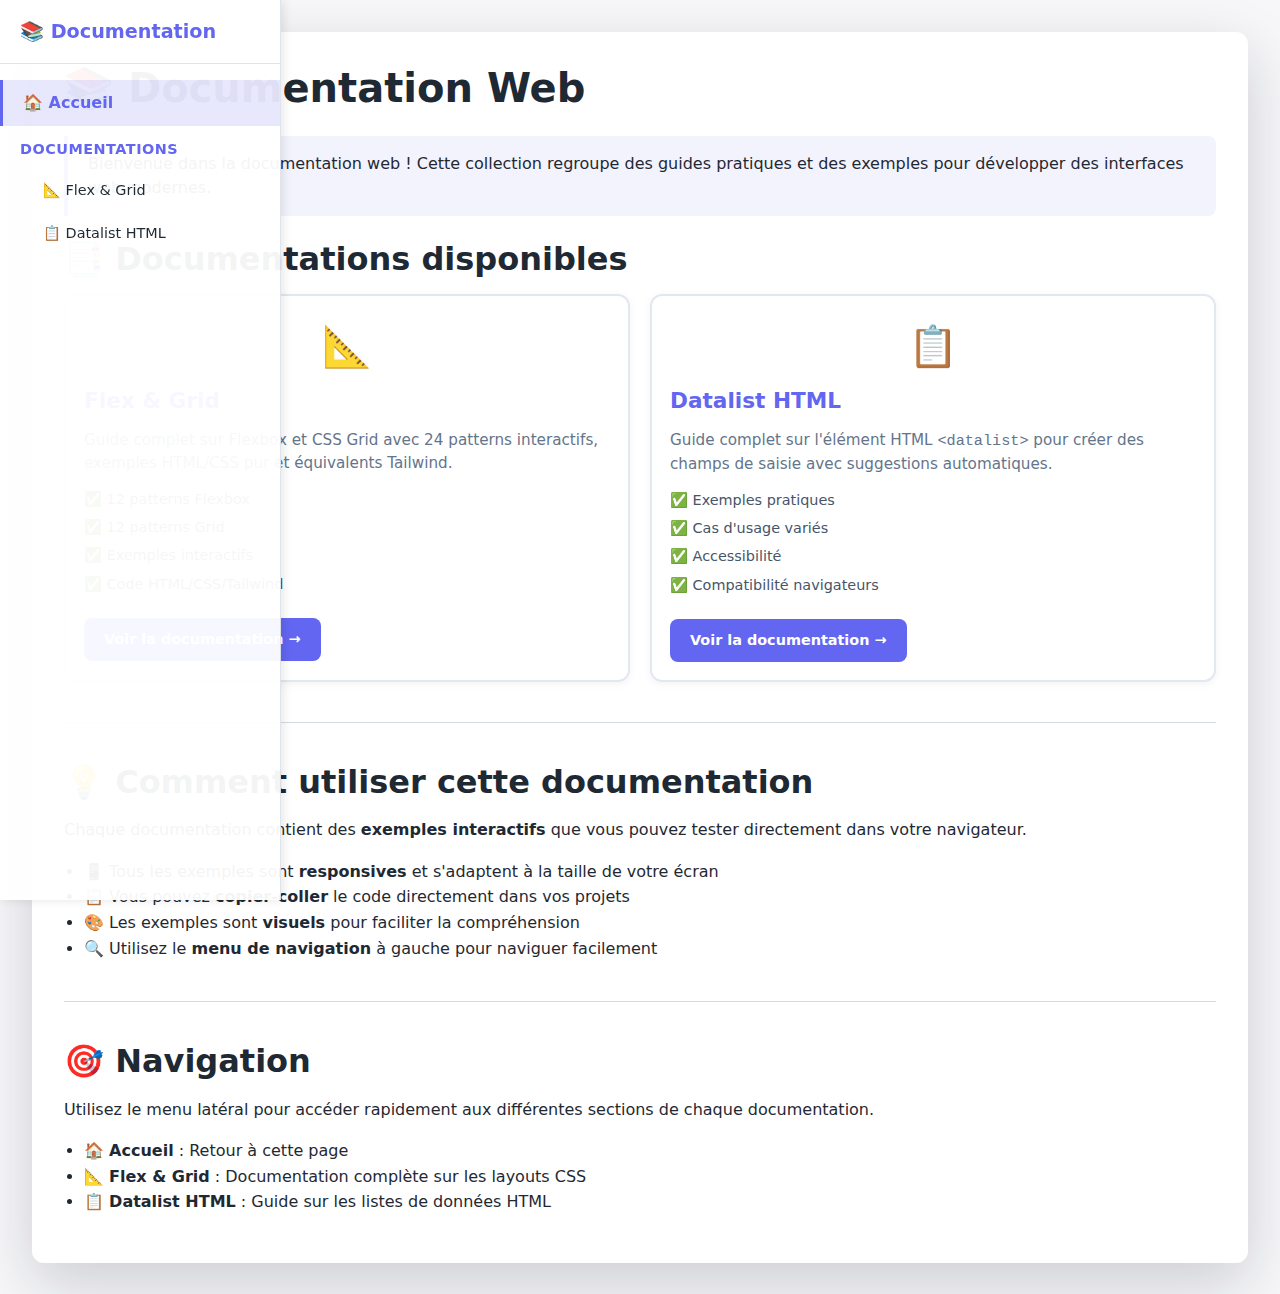
<file: index.html>
<!DOCTYPE html>
<html lang="fr">
  <head>
    <meta charset="UTF-8" />
    <meta name="viewport" content="width=device-width, initial-scale=1.0" />
    <title>Documentation - Accueil</title>
    <link rel="stylesheet" href="commun.css" />
    <link rel="stylesheet" href="style.css" />
  </head>
  <body>
    <!-- Menu de navigation latéral -->
    <nav class="sidebar" id="sidebar">
      <div class="sidebar-header">
        <h2><a href="index.html">📚 Documentation</a></h2>
      </div>
      <div class="sidebar-content">
        <ul class="nav-menu">
          <li><a href="index.html" class="nav-link active">🏠 Accueil</a></li>
          <li class="nav-section">
            <span class="nav-section-title">Documentations</span>
            <ul class="nav-submenu">
              <li><a href="flex-and-grid/index.html" class="nav-link">📐 Flex & Grid</a></li>
              <li><a href="datalist/index.html" class="nav-link">📋 Datalist HTML</a></li>
            </ul>
          </li>
        </ul>
      </div>
    </nav>

    <!-- Bouton pour ouvrir/fermer le menu sur mobile -->
    <button class="menu-toggle" id="menuToggle" aria-label="Ouvrir/Fermer le menu">
      <span></span>
      <span></span>
      <span></span>
    </button>

    <main id="top">
      <h1>📚 Documentation Web</h1>
      <blockquote>
        Bienvenue dans la documentation web ! Cette collection regroupe des guides pratiques et des exemples pour développer des interfaces web modernes.
      </blockquote>

      <!-- Section des documentations disponibles -->
      <section class="docs-section" id="docs-section">
        <h2>📑 Documentations disponibles</h2>
        <div class="docs-grid">
          <div class="doc-card">
            <div class="doc-icon">📐</div>
            <h3>Flex & Grid</h3>
            <p>Guide complet sur Flexbox et CSS Grid avec 24 patterns interactifs, exemples HTML/CSS pur et équivalents Tailwind.</p>
            <ul class="doc-features">
              <li>✅ 12 patterns Flexbox</li>
              <li>✅ 12 patterns Grid</li>
              <li>✅ Exemples interactifs</li>
              <li>✅ Code HTML/CSS/Tailwind</li>
            </ul>
            <a href="flex-and-grid/index.html" class="doc-link">Voir la documentation →</a>
          </div>

          <div class="doc-card">
            <div class="doc-icon">📋</div>
            <h3>Datalist HTML</h3>
            <p>Guide complet sur l'élément HTML <code>&lt;datalist&gt;</code> pour créer des champs de saisie avec suggestions automatiques.</p>
            <ul class="doc-features">
              <li>✅ Exemples pratiques</li>
              <li>✅ Cas d'usage variés</li>
              <li>✅ Accessibilité</li>
              <li>✅ Compatibilité navigateurs</li>
            </ul>
            <a href="datalist/index.html" class="doc-link">Voir la documentation →</a>
          </div>
        </div>
      </section>

      <hr />

      <section>
        <h2>💡 Comment utiliser cette documentation</h2>
        <p>
          Chaque documentation contient des <strong>exemples interactifs</strong> que vous pouvez tester directement dans votre navigateur.
        </p>
        <ul>
          <li>
            📱 Tous les exemples sont <strong>responsives</strong> et s'adaptent à la taille de votre écran
          </li>
          <li>
            📋 Vous pouvez <strong>copier-coller</strong> le code directement dans vos projets
          </li>
          <li>
            🎨 Les exemples sont <strong>visuels</strong> pour faciliter la compréhension
          </li>
          <li>
            🔍 Utilisez le <strong>menu de navigation</strong> à gauche pour naviguer facilement
          </li>
        </ul>
      </section>

      <hr />

      <section>
        <h2>🎯 Navigation</h2>
        <p>Utilisez le menu latéral pour accéder rapidement aux différentes sections de chaque documentation.</p>
        <ul>
          <li>
            🏠 <strong>Accueil</strong> : Retour à cette page
          </li>
          <li>
            📐 <strong>Flex & Grid</strong> : Documentation complète sur les layouts CSS
          </li>
          <li>
            📋 <strong>Datalist HTML</strong> : Guide sur les listes de données HTML
          </li>
        </ul>
      </section>
    </main>
    
    <!-- Bouton retour en haut -->
    <button id="back-to-top" class="back-to-top" aria-label="Retour en haut de la page">
      ↑
    </button>
    
    <script src="commun.js"></script>
    <script src="script.js"></script>
  </body>
</html>
</file>
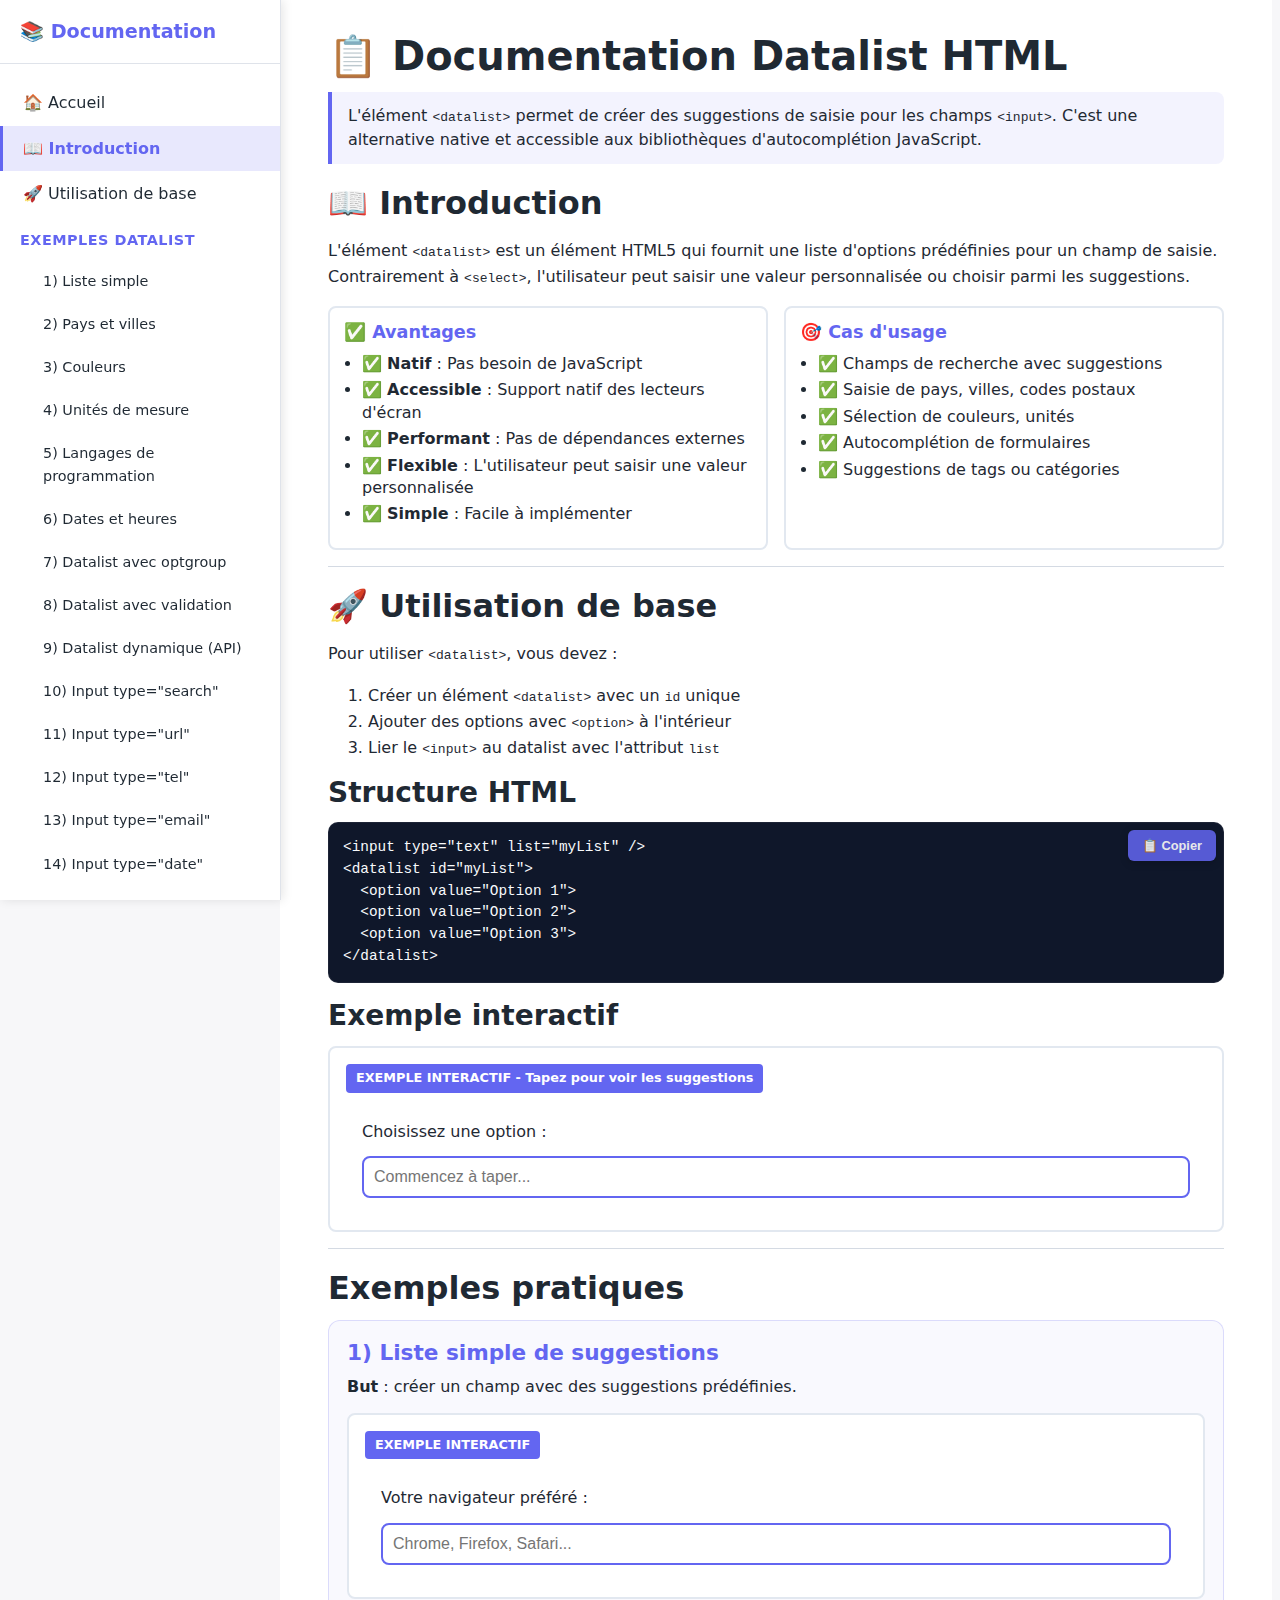
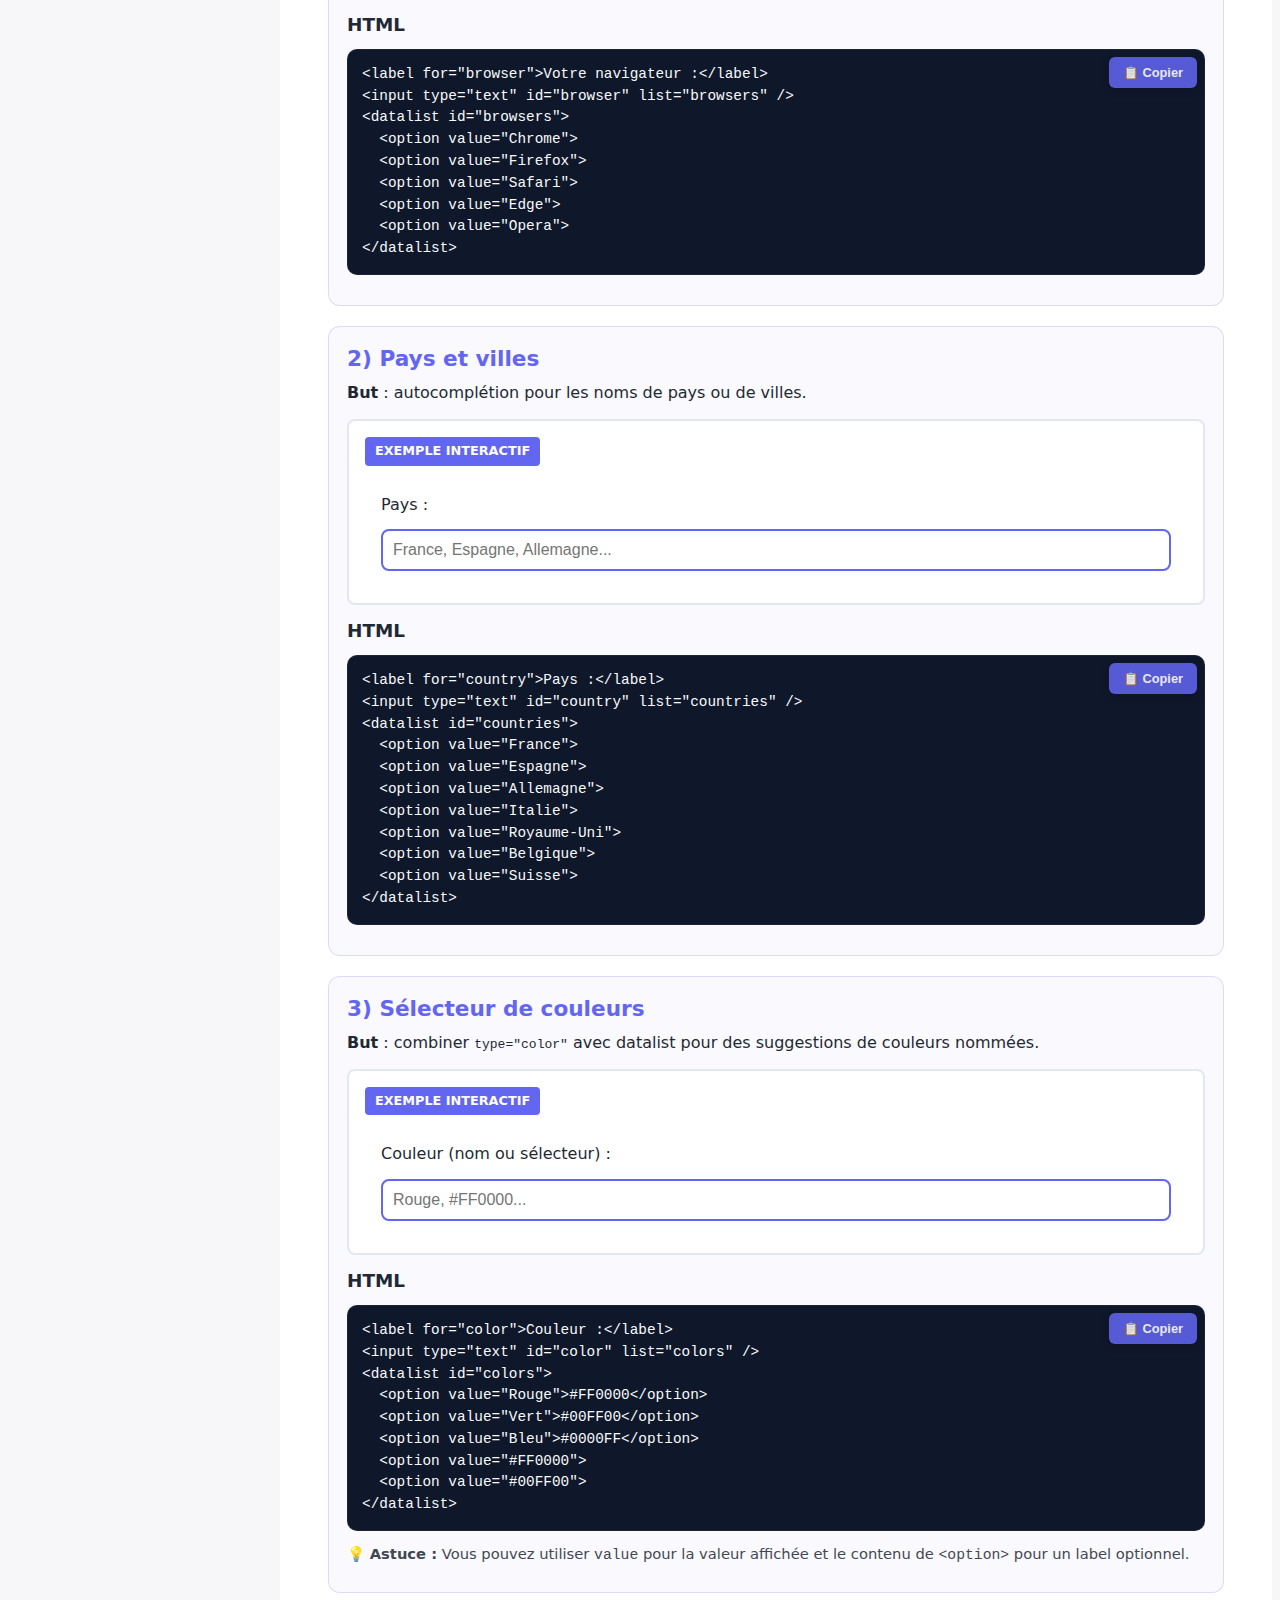
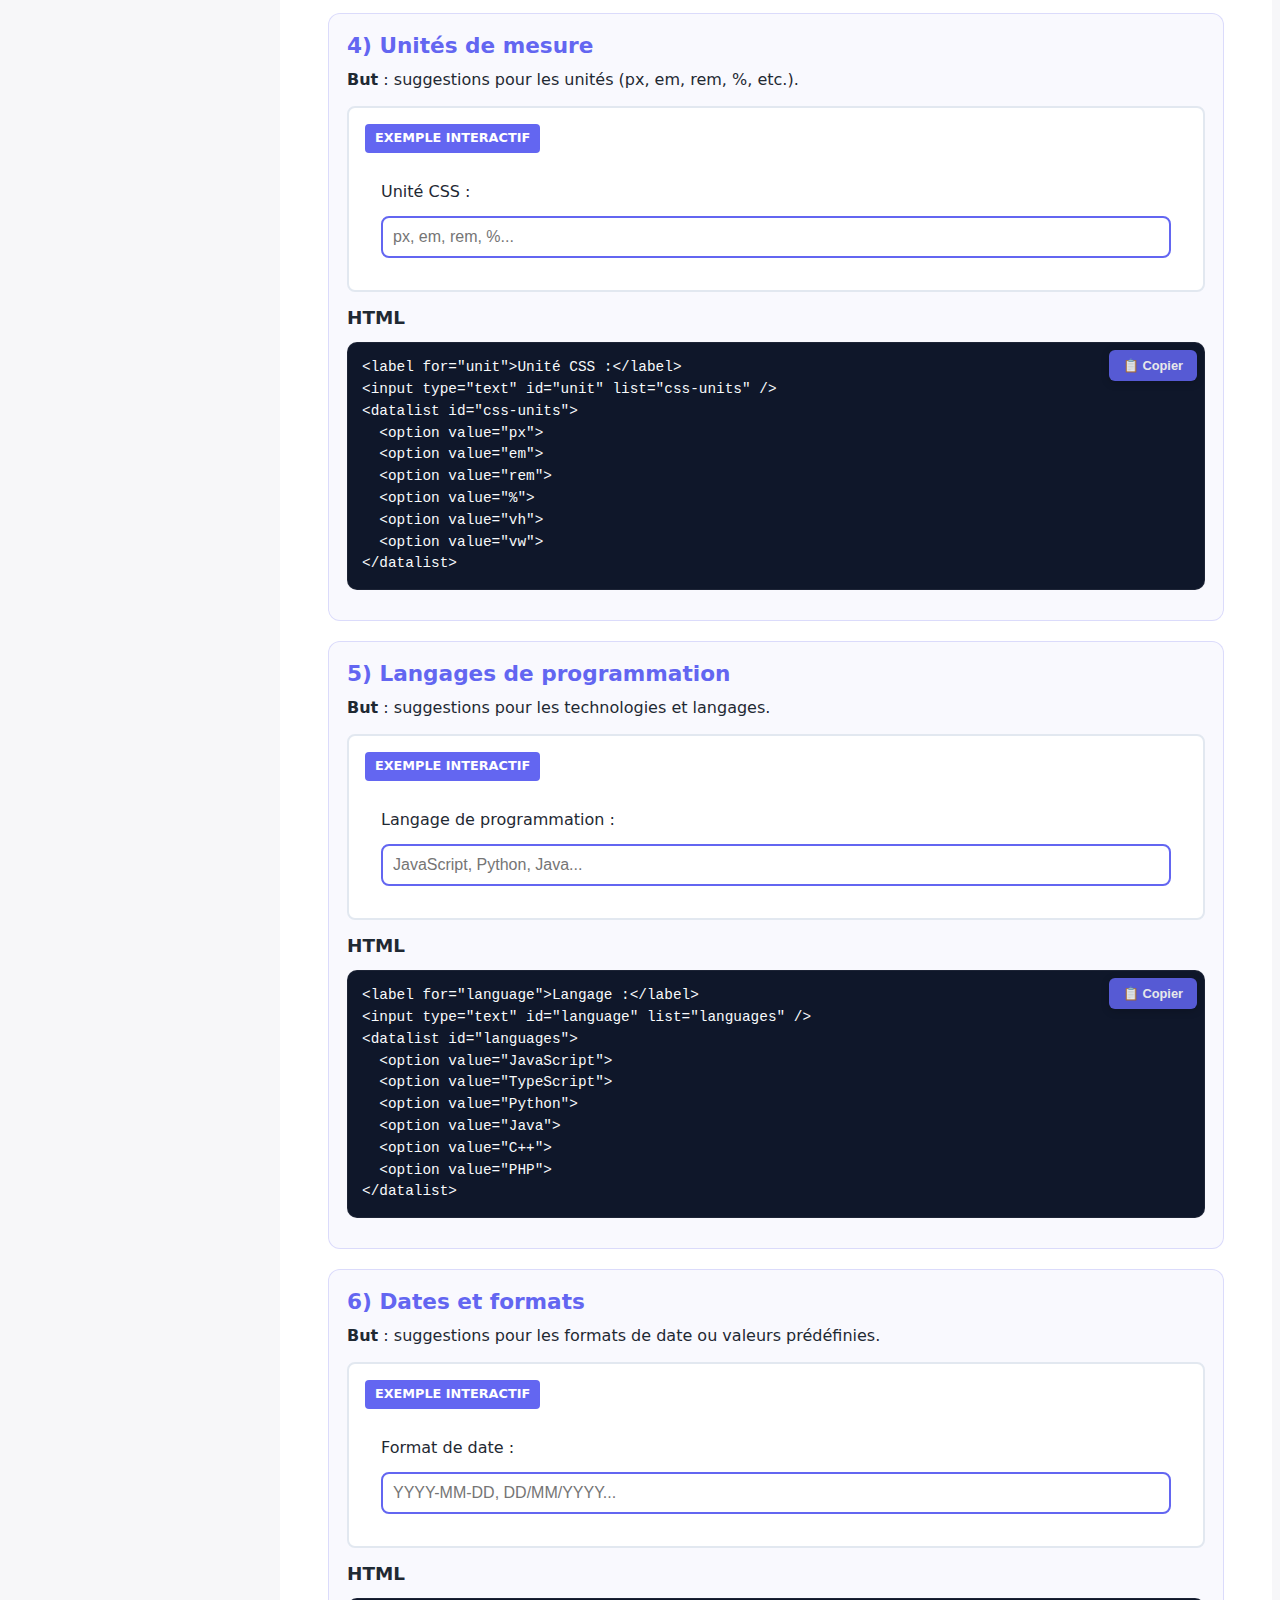
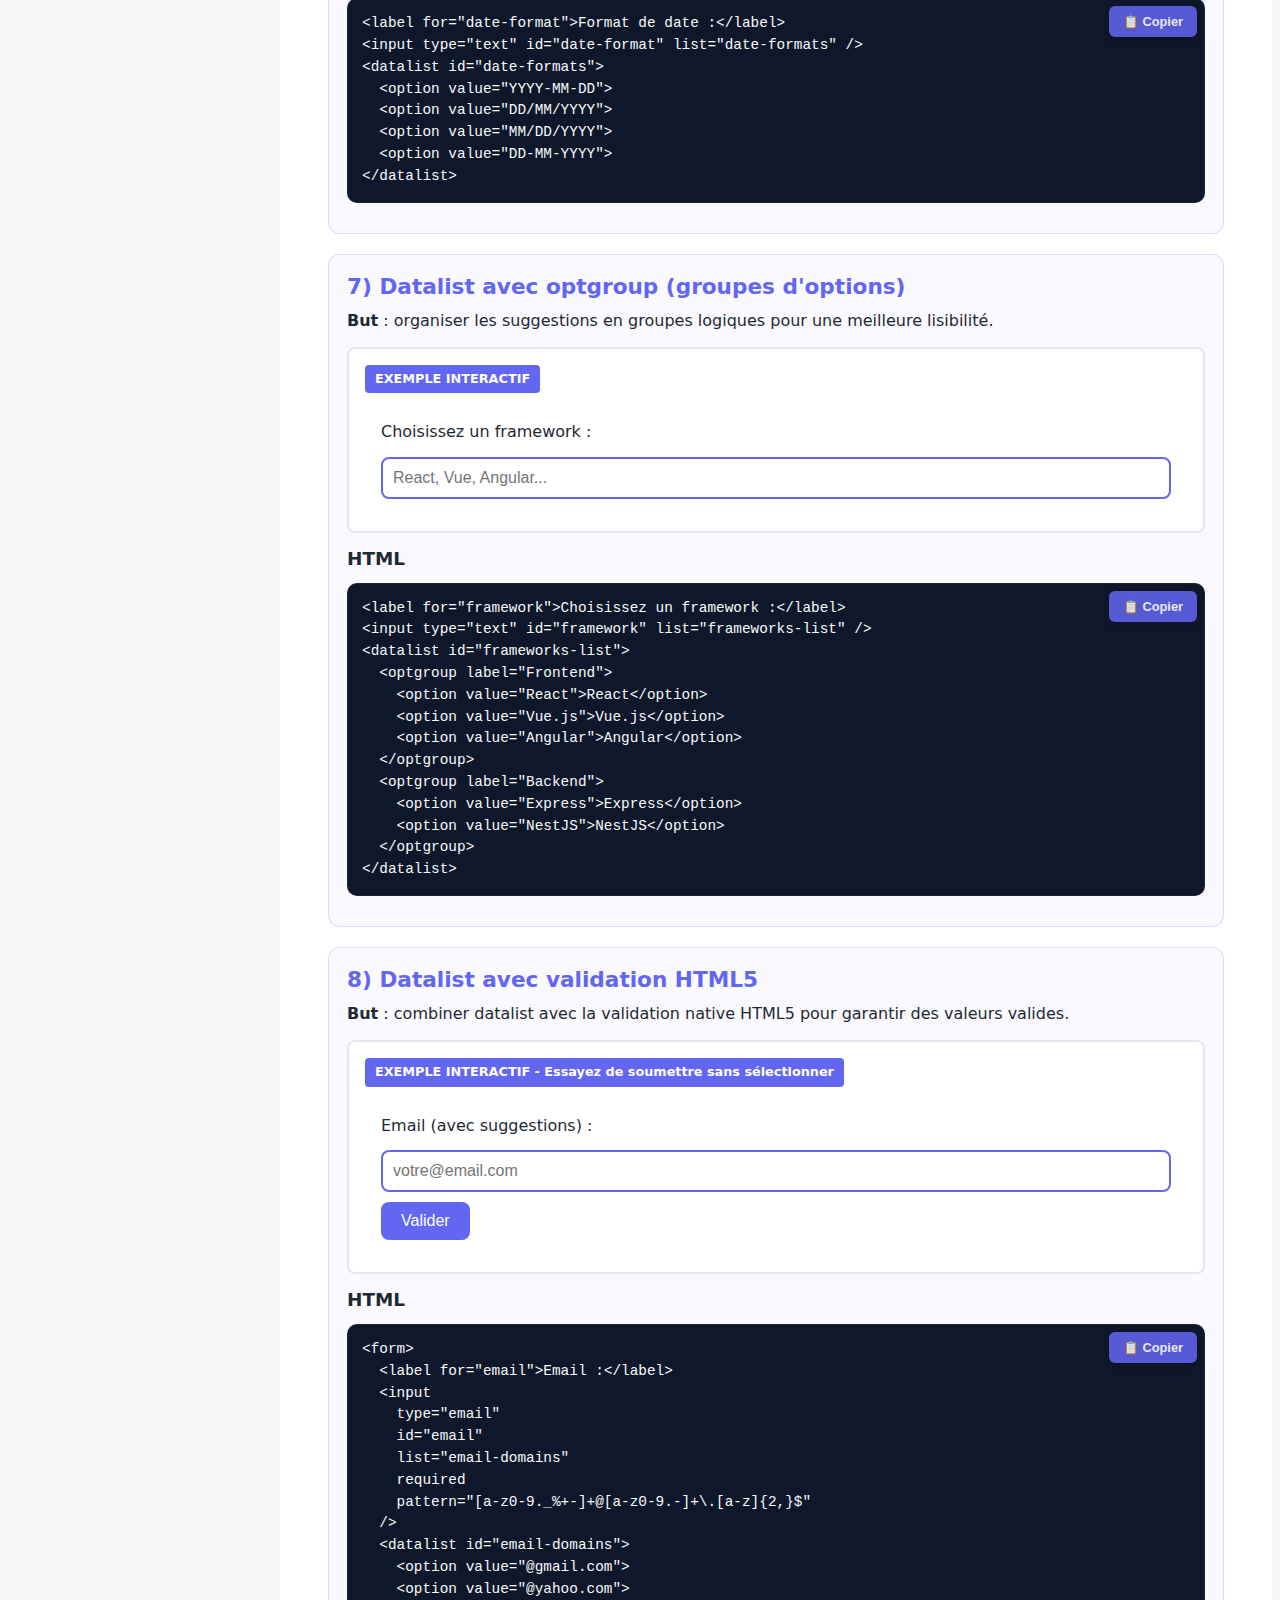
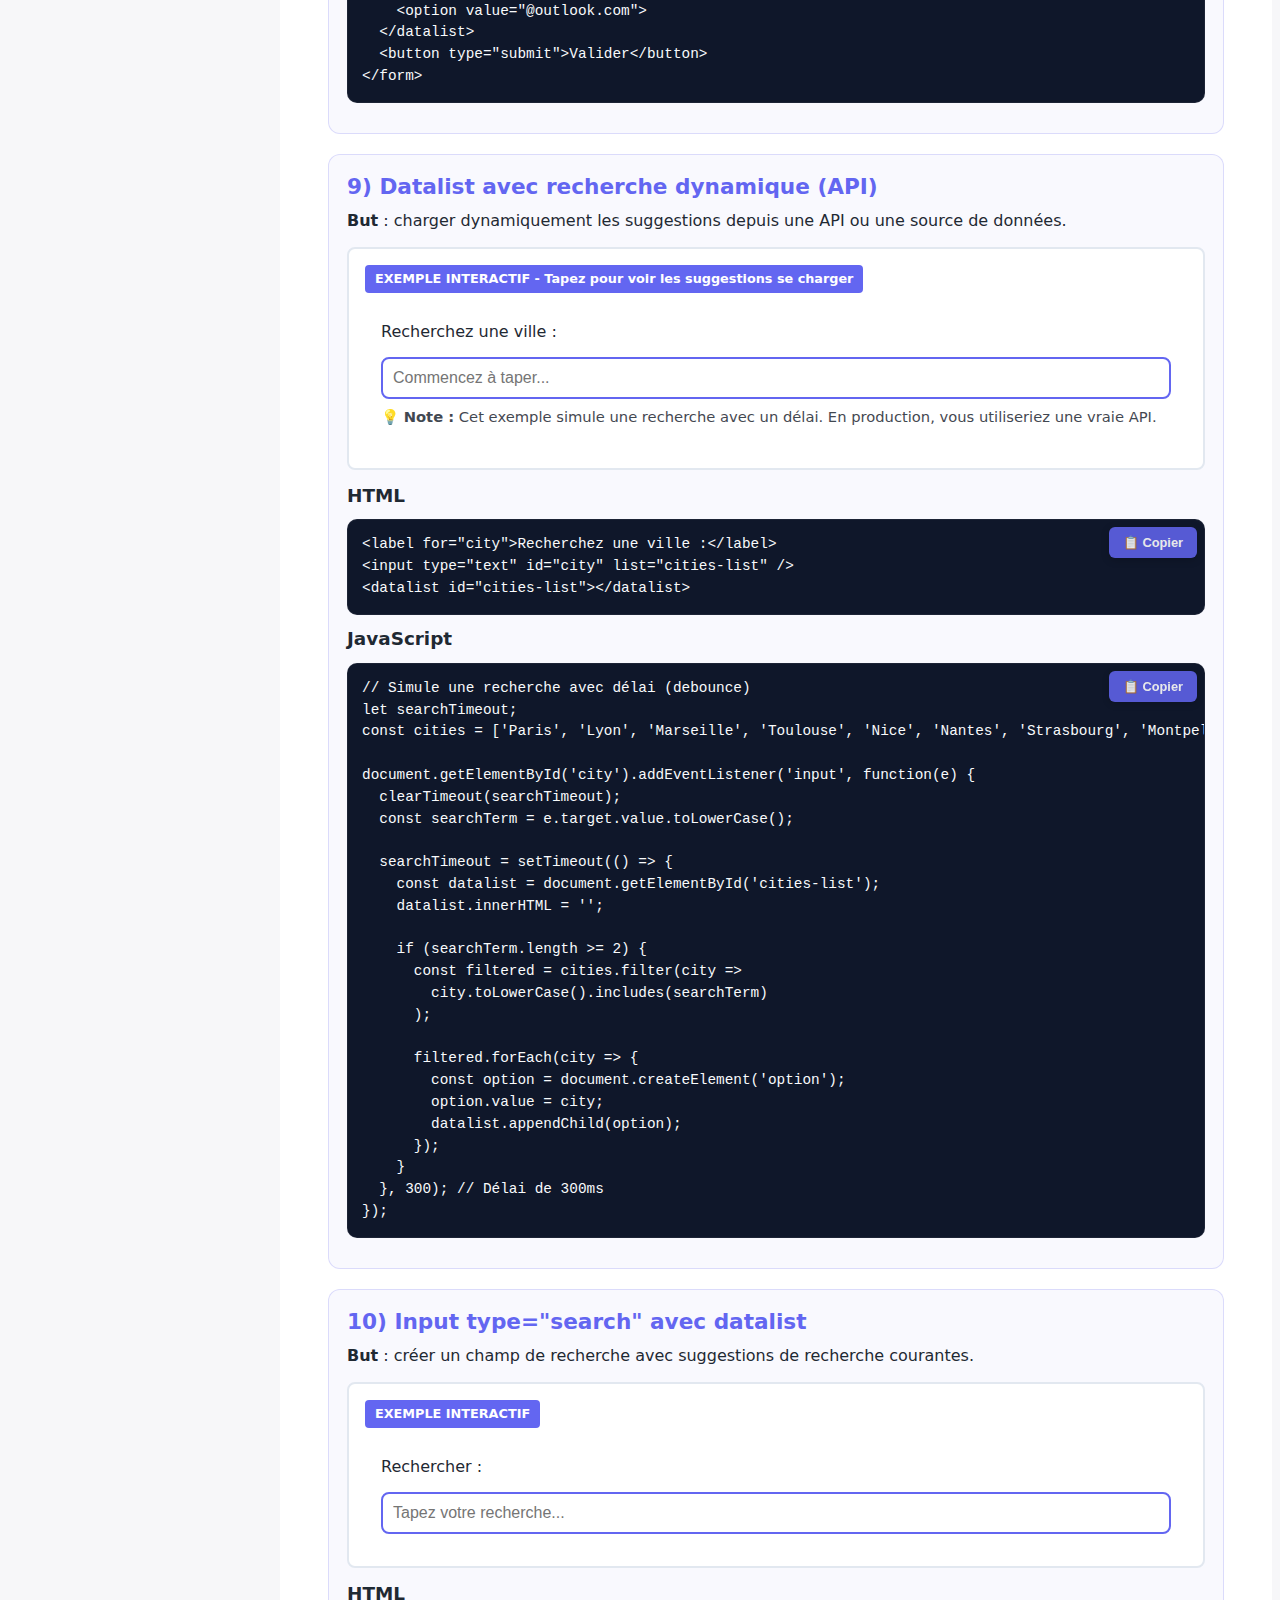
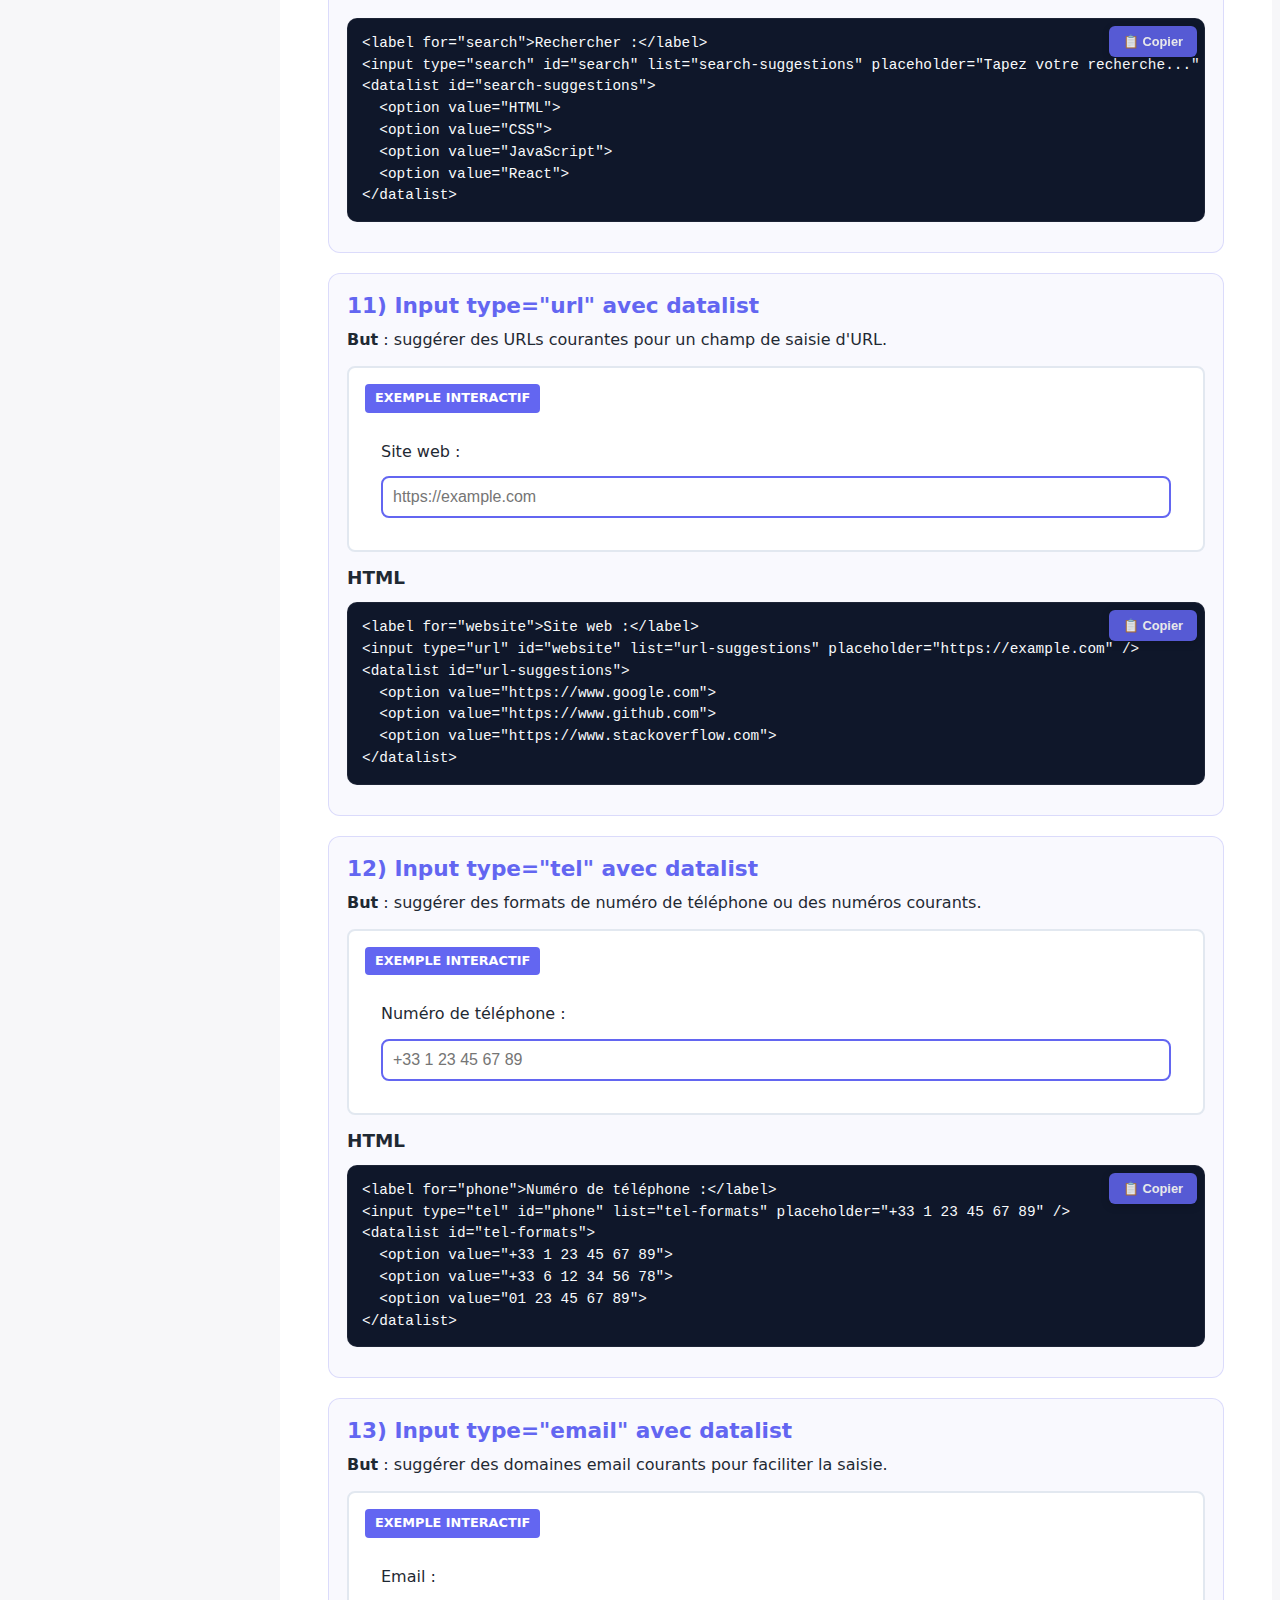
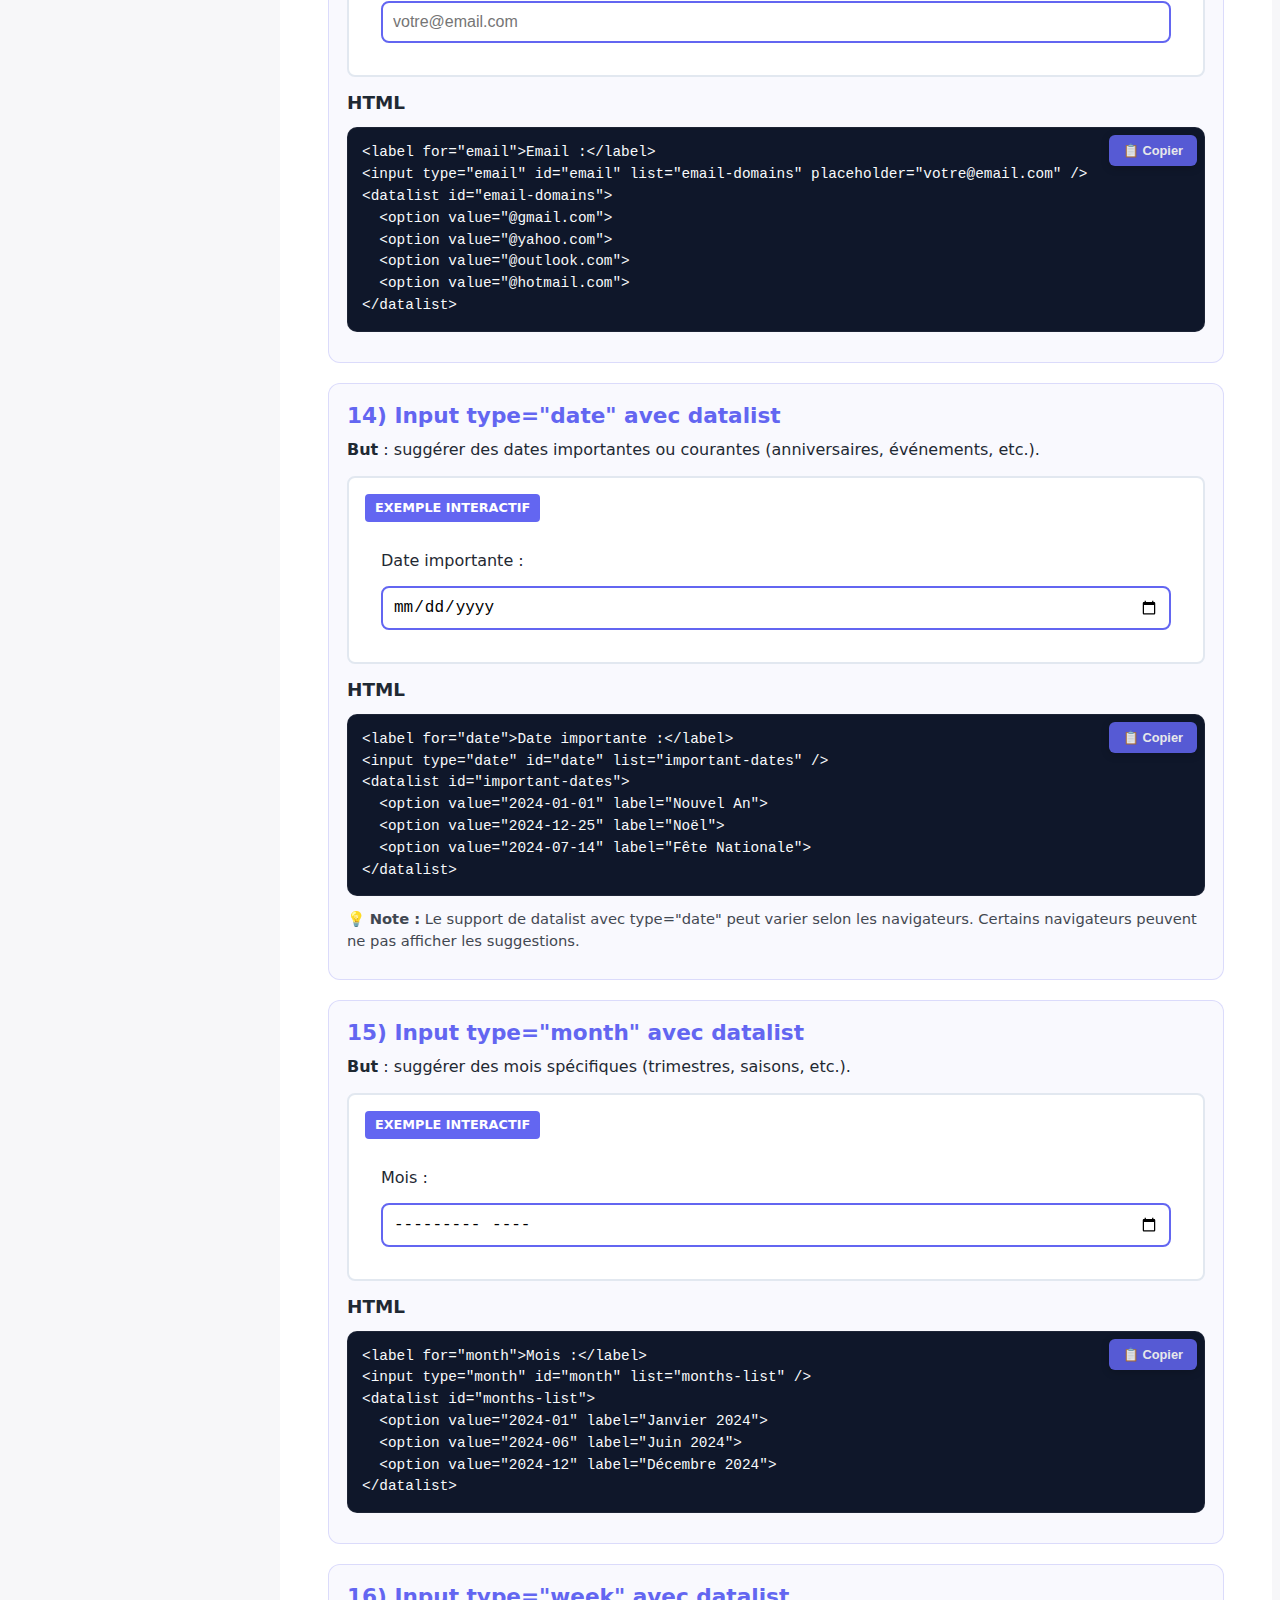
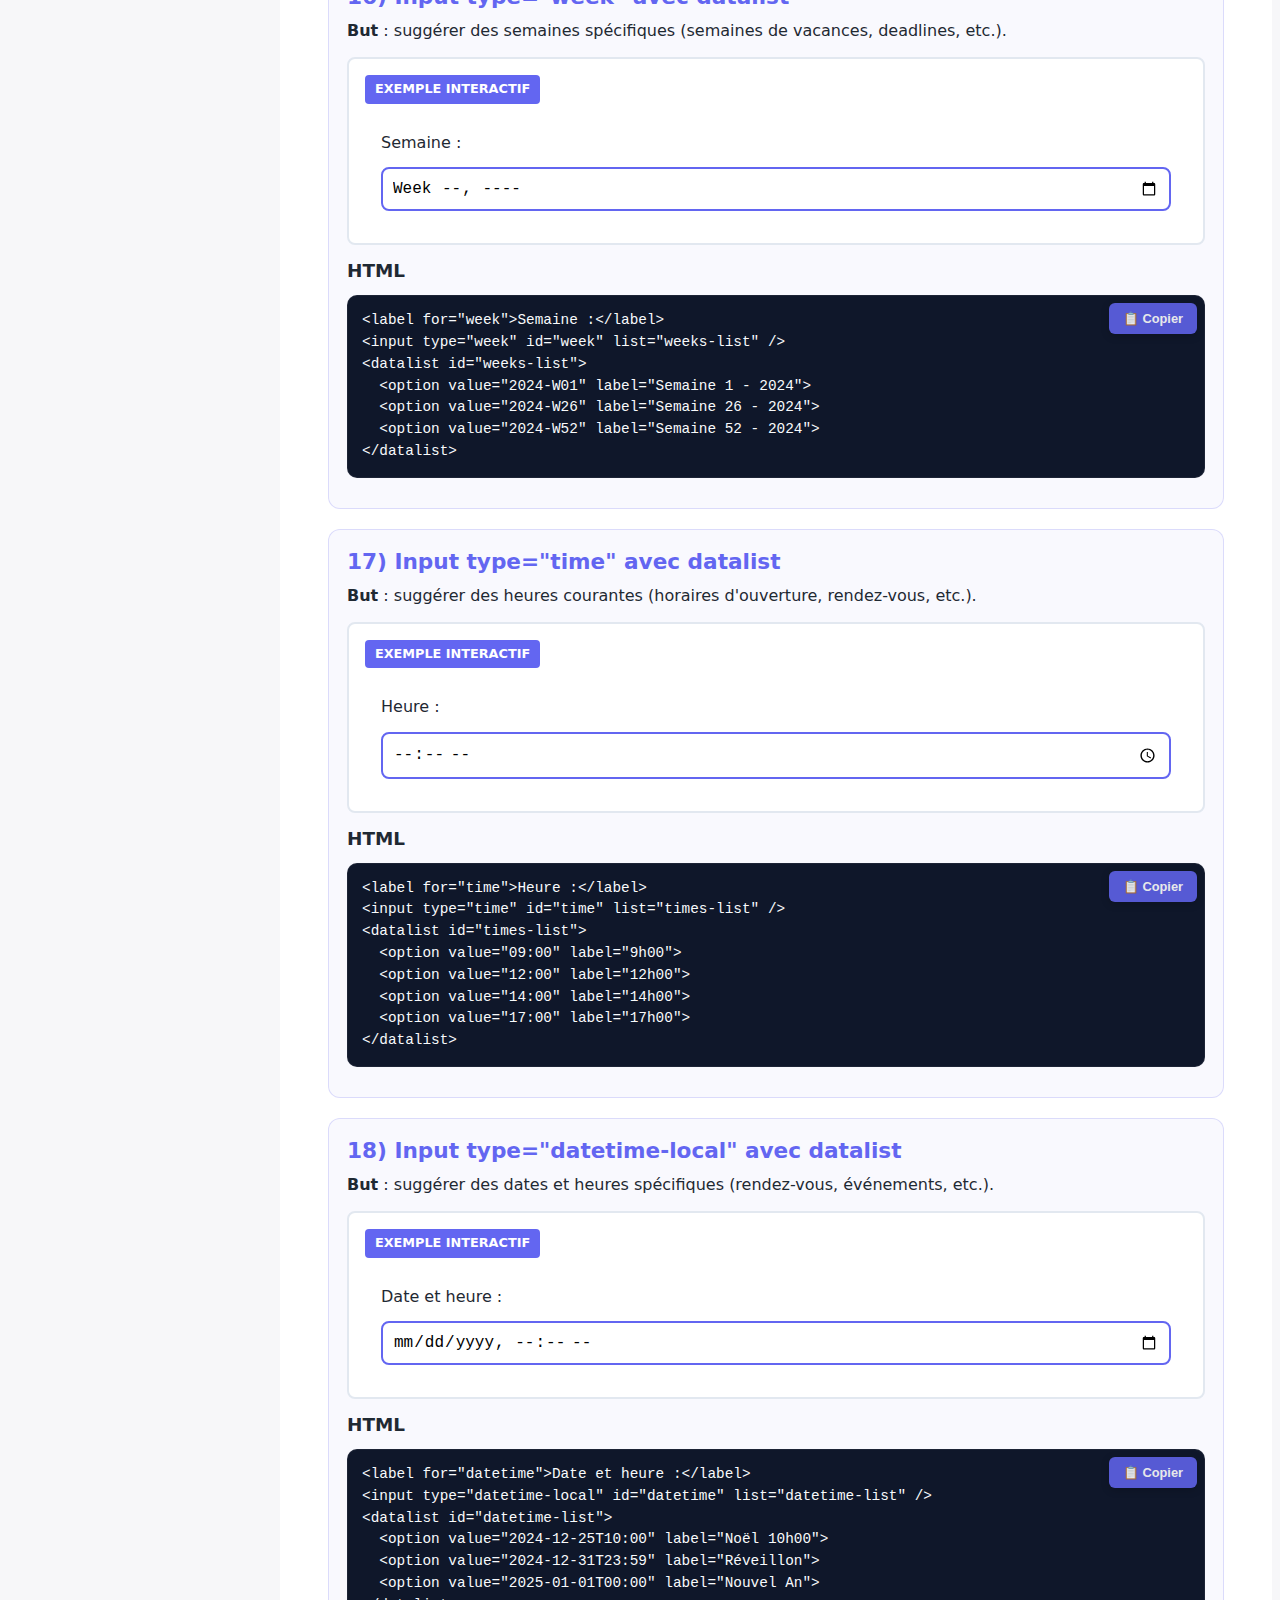
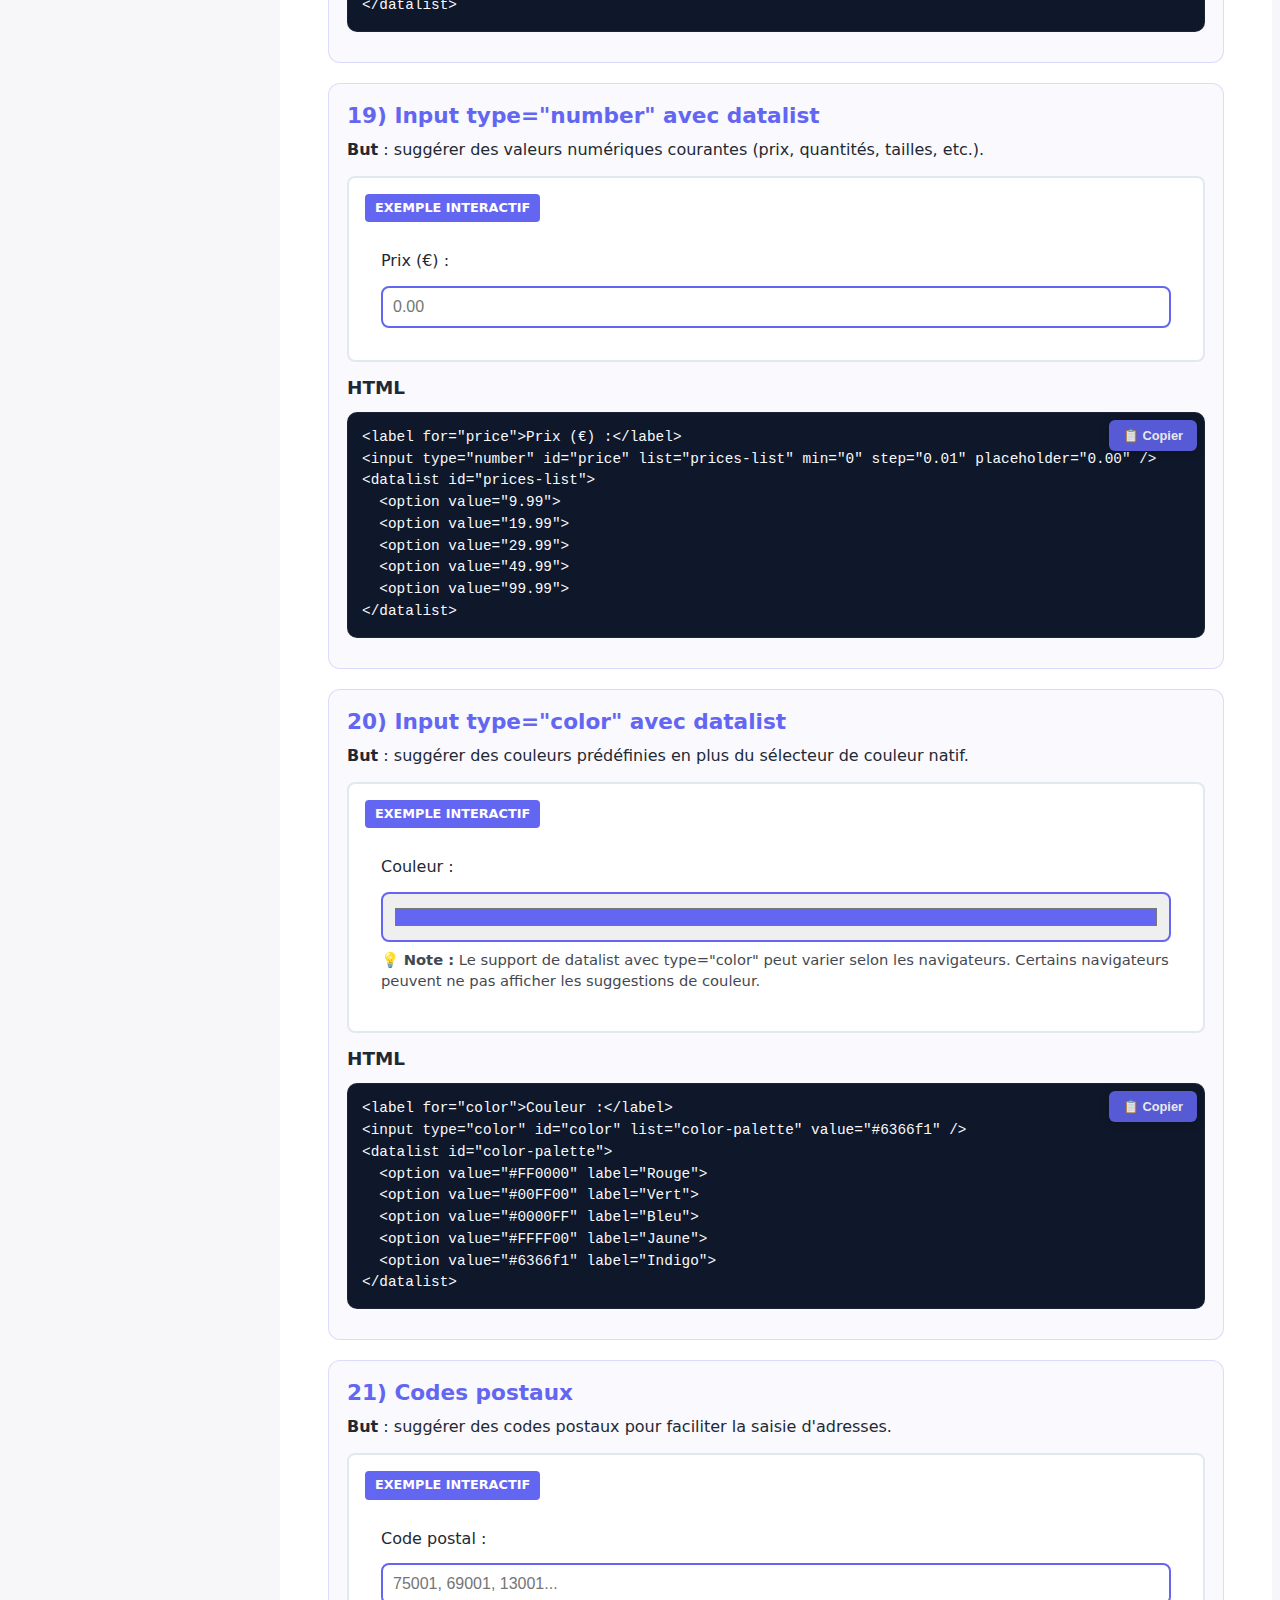
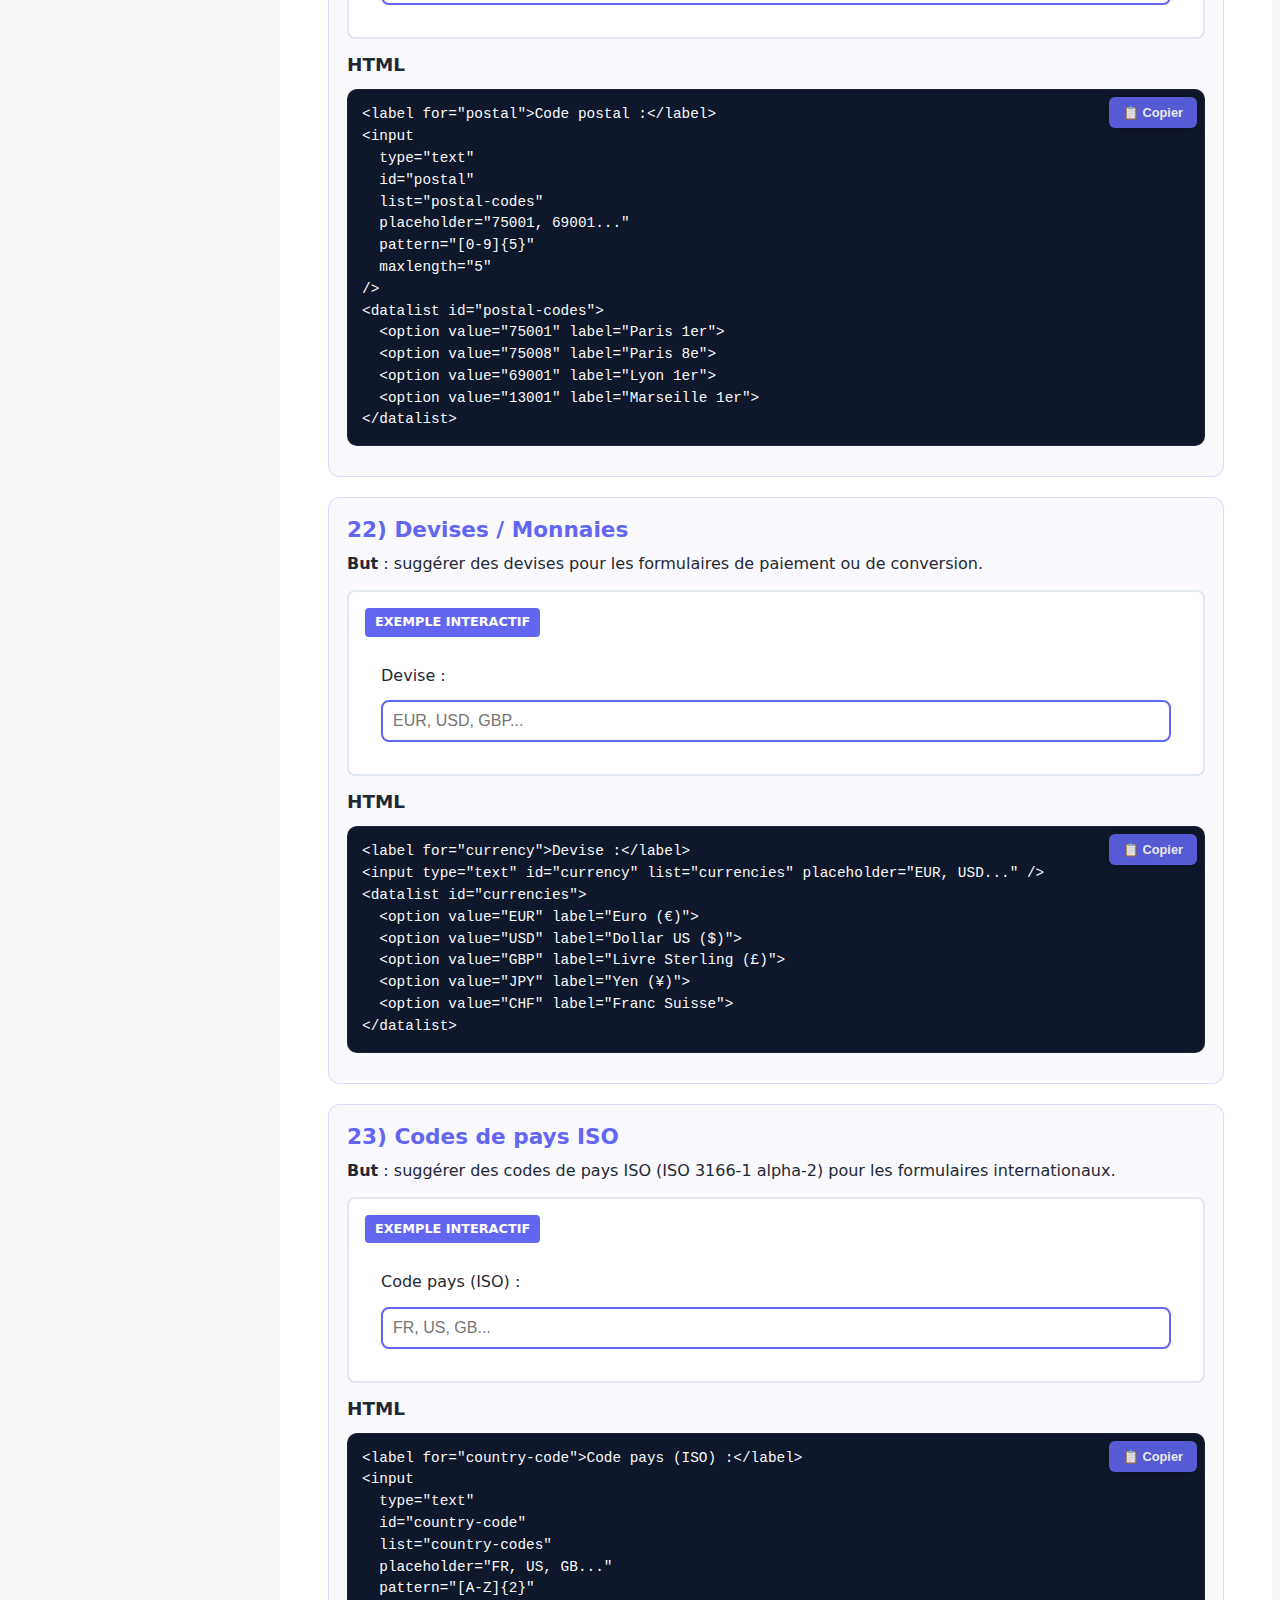
<file: datalist/index.html>
<!DOCTYPE html>
<html lang="fr">
  <head>
    <meta charset="UTF-8" />
    <meta name="viewport" content="width=device-width, initial-scale=1.0" />
    <title>Documentation Datalist HTML</title>
    <link rel="stylesheet" href="../commun.css">
    <link rel="stylesheet" href="style.css" />
  </head>
  <body>
    <!-- Menu de navigation latéral -->
    <nav class="sidebar" id="sidebar">
      <div class="sidebar-header">
        <h2><a href="../index.html">📚 Documentation</a></h2>
      </div>
      <div class="sidebar-content">
        <ul class="nav-menu">
          <li><a href="#top" class="nav-link">🏠 Accueil</a></li>
          <li><a href="#introduction" class="nav-link">📖 Introduction</a></li>
          <li><a href="#basic-usage" class="nav-link">🚀 Utilisation de base</a></li>
          <li class="nav-section">
            <span class="nav-section-title">Exemples Datalist</span>
            <ul class="nav-submenu">
              <li><a href="#example-1" class="nav-link">1) Liste simple</a></li>
              <li><a href="#example-2" class="nav-link">2) Pays et villes</a></li>
              <li><a href="#example-3" class="nav-link">3) Couleurs</a></li>
              <li><a href="#example-4" class="nav-link">4) Unités de mesure</a></li>
              <li><a href="#example-5" class="nav-link">5) Langages de programmation</a></li>
              <li><a href="#example-6" class="nav-link">6) Dates et heures</a></li>
              <li><a href="#example-7" class="nav-link">7) Datalist avec optgroup</a></li>
              <li><a href="#example-8" class="nav-link">8) Datalist avec validation</a></li>
              <li><a href="#example-9" class="nav-link">9) Datalist dynamique (API)</a></li>
              <li><a href="#example-10" class="nav-link">10) Input type="search"</a></li>
              <li><a href="#example-11" class="nav-link">11) Input type="url"</a></li>
              <li><a href="#example-12" class="nav-link">12) Input type="tel"</a></li>
              <li><a href="#example-13" class="nav-link">13) Input type="email"</a></li>
              <li><a href="#example-14" class="nav-link">14) Input type="date"</a></li>
              <li><a href="#example-15" class="nav-link">15) Input type="month"</a></li>
              <li><a href="#example-16" class="nav-link">16) Input type="week"</a></li>
              <li><a href="#example-17" class="nav-link">17) Input type="time"</a></li>
              <li><a href="#example-18" class="nav-link">18) Input type="datetime-local"</a></li>
              <li><a href="#example-19" class="nav-link">19) Input type="number"</a></li>
              <li><a href="#example-20" class="nav-link">20) Input type="color"</a></li>
              <li><a href="#example-21" class="nav-link">21) Codes postaux</a></li>
              <li><a href="#example-22" class="nav-link">22) Devises / Monnaies</a></li>
              <li><a href="#example-23" class="nav-link">23) Codes de pays ISO</a></li>
              <li><a href="#example-24" class="nav-link">24) Formats de fichiers</a></li>
              <li><a href="#example-25" class="nav-link">25) Datalist partagée</a></li>
            </ul>
          </li>
          <li class="nav-section">
            <span class="nav-section-title">Select & Multiple</span>
            <ul class="nav-submenu">
              <li><a href="#select-basic" class="nav-link">Select de base</a></li>
              <li><a href="#select-multiple" class="nav-link">Select Multiple</a></li>
              <li><a href="#select-searchable" class="nav-link">Select Searchable</a></li>
              <li><a href="#select-optgroup" class="nav-link">Select avec optgroup</a></li>
              <li><a href="#select-disabled" class="nav-link">Select avec disabled</a></li>
              <li><a href="#select-validation" class="nav-link">Select avec validation</a></li>
            </ul>
          </li>
          <li><a href="#select-vs-datalist-section" class="nav-link">🔄 Select vs Datalist</a></li>
          <li><a href="#advanced" class="nav-link">⚙️ Utilisation avancée</a></li>
          <li><a href="#accessibility" class="nav-link">♿ Accessibilité</a></li>
          <li><a href="#browser-support" class="nav-link">🌐 Compatibilité</a></li>
        </ul>
      </div>
    </nav>

    <!-- Bouton pour ouvrir/fermer le menu sur mobile -->
    <button class="menu-toggle" id="menuToggle" aria-label="Ouvrir/Fermer le menu">
      <span></span>
      <span></span>
      <span></span>
    </button>

    <main id="top">
      <h1>📋 Documentation Datalist HTML</h1>
      <blockquote>
        L'élément <code>&lt;datalist&gt;</code> permet de créer des suggestions de saisie pour les champs <code>&lt;input&gt;</code>. 
        C'est une alternative native et accessible aux bibliothèques d'autocomplétion JavaScript.
      </blockquote>

      <!-- Introduction -->
      <section id="introduction">
        <h2>📖 Introduction</h2>
        <p>
          L'élément <code>&lt;datalist&gt;</code> est un élément HTML5 qui fournit une liste d'options prédéfinies pour un champ de saisie. 
          Contrairement à <code>&lt;select&gt;</code>, l'utilisateur peut saisir une valeur personnalisée ou choisir parmi les suggestions.
        </p>
        <div class="guide-content">
          <div class="guide-box">
            <h3>✅ Avantages</h3>
            <ul>
              <li>✅ <strong>Natif</strong> : Pas besoin de JavaScript</li>
              <li>✅ <strong>Accessible</strong> : Support natif des lecteurs d'écran</li>
              <li>✅ <strong>Performant</strong> : Pas de dépendances externes</li>
              <li>✅ <strong>Flexible</strong> : L'utilisateur peut saisir une valeur personnalisée</li>
              <li>✅ <strong>Simple</strong> : Facile à implémenter</li>
            </ul>
          </div>
          <div class="guide-box">
            <h3>🎯 Cas d'usage</h3>
            <ul>
              <li>✅ Champs de recherche avec suggestions</li>
              <li>✅ Saisie de pays, villes, codes postaux</li>
              <li>✅ Sélection de couleurs, unités</li>
              <li>✅ Autocomplétion de formulaires</li>
              <li>✅ Suggestions de tags ou catégories</li>
            </ul>
          </div>
        </div>
      </section>

      <hr />

      <!-- Utilisation de base -->
      <section id="basic-usage">
        <h2>🚀 Utilisation de base</h2>
        <p>
          Pour utiliser <code>&lt;datalist&gt;</code>, vous devez :
        </p>
        <ol>
          <li>Créer un élément <code>&lt;datalist&gt;</code> avec un <code>id</code> unique</li>
          <li>Ajouter des options avec <code>&lt;option&gt;</code> à l'intérieur</li>
          <li>Lier le <code>&lt;input&gt;</code> au datalist avec l'attribut <code>list</code></li>
        </ol>

        <h3>Structure HTML</h3>
        <div class="code-block">
          <button class="copy-btn" onclick="copyCode(this)">📋 Copier</button>
          <pre><code>&lt;input type="text" list="myList" /&gt;
&lt;datalist id="myList"&gt;
  &lt;option value="Option 1"&gt;
  &lt;option value="Option 2"&gt;
  &lt;option value="Option 3"&gt;
&lt;/datalist&gt;</code></pre>
        </div>

        <h3>Exemple interactif</h3>
        <div class="example">
          <span class="example-label">EXEMPLE INTERACTIF - Tapez pour voir les suggestions</span>
          <div class="example-content">
            <label for="basic-input">Choisissez une option :</label>
            <input 
              type="text" 
              id="basic-input" 
              list="basic-list" 
              placeholder="Commencez à taper..."
            />
            <datalist id="basic-list">
              <option value="Option 1">
              <option value="Option 2">
              <option value="Option 3">
              <option value="Option 4">
              <option value="Option 5">
            </datalist>
          </div>
        </div>
      </section>

      <hr />

      <h2>Exemples pratiques</h2>

      <!-- Exemple 1 -->
      <article class="pattern" id="example-1">
        <h3>1) Liste simple de suggestions</h3>
        <p><strong>But</strong> : créer un champ avec des suggestions prédéfinies.</p>

        <div class="example">
          <span class="example-label">EXEMPLE INTERACTIF</span>
          <div class="example-content">
            <label for="simple-input">Votre navigateur préféré :</label>
            <input 
              type="text" 
              id="simple-input" 
              list="browsers" 
              placeholder="Chrome, Firefox, Safari..."
            />
            <datalist id="browsers">
              <option value="Chrome">
              <option value="Firefox">
              <option value="Safari">
              <option value="Edge">
              <option value="Opera">
            </datalist>
          </div>
        </div>

        <h4>HTML</h4>
        <div class="code-block">
          <button class="copy-btn" onclick="copyCode(this)">📋 Copier</button>
          <pre><code>&lt;label for="browser"&gt;Votre navigateur :&lt;/label&gt;
&lt;input type="text" id="browser" list="browsers" /&gt;
&lt;datalist id="browsers"&gt;
  &lt;option value="Chrome"&gt;
  &lt;option value="Firefox"&gt;
  &lt;option value="Safari"&gt;
  &lt;option value="Edge"&gt;
  &lt;option value="Opera"&gt;
&lt;/datalist&gt;</code></pre>
        </div>
      </article>

      <!-- Exemple 2 -->
      <article class="pattern" id="example-2">
        <h3>2) Pays et villes</h3>
        <p><strong>But</strong> : autocomplétion pour les noms de pays ou de villes.</p>

        <div class="example">
          <span class="example-label">EXEMPLE INTERACTIF</span>
          <div class="example-content">
            <label for="country-input">Pays :</label>
            <input 
              type="text" 
              id="country-input" 
              list="countries" 
              placeholder="France, Espagne, Allemagne..."
            />
            <datalist id="countries">
              <option value="France">
              <option value="Espagne">
              <option value="Allemagne">
              <option value="Italie">
              <option value="Royaume-Uni">
              <option value="Belgique">
              <option value="Suisse">
              <option value="Canada">
              <option value="États-Unis">
            </datalist>
          </div>
        </div>

        <h4>HTML</h4>
        <div class="code-block">
          <button class="copy-btn" onclick="copyCode(this)">📋 Copier</button>
          <pre><code>&lt;label for="country"&gt;Pays :&lt;/label&gt;
&lt;input type="text" id="country" list="countries" /&gt;
&lt;datalist id="countries"&gt;
  &lt;option value="France"&gt;
  &lt;option value="Espagne"&gt;
  &lt;option value="Allemagne"&gt;
  &lt;option value="Italie"&gt;
  &lt;option value="Royaume-Uni"&gt;
  &lt;option value="Belgique"&gt;
  &lt;option value="Suisse"&gt;
&lt;/datalist&gt;</code></pre>
        </div>
      </article>

      <!-- Exemple 3 -->
      <article class="pattern" id="example-3">
        <h3>3) Sélecteur de couleurs</h3>
        <p><strong>But</strong> : combiner <code>type="color"</code> avec datalist pour des suggestions de couleurs nommées.</p>

        <div class="example">
          <span class="example-label">EXEMPLE INTERACTIF</span>
          <div class="example-content">
            <label for="color-input">Couleur (nom ou sélecteur) :</label>
            <input 
              type="text" 
              id="color-input" 
              list="colors" 
              placeholder="Rouge, #FF0000..."
            />
            <datalist id="colors">
              <option value="Rouge">#FF0000</option>
              <option value="Vert">#00FF00</option>
              <option value="Bleu">#0000FF</option>
              <option value="Jaune">#FFFF00</option>
              <option value="Violet">#800080</option>
              <option value="Orange">#FFA500</option>
              <option value="#FF0000">
              <option value="#00FF00">
              <option value="#0000FF">
            </datalist>
          </div>
        </div>

        <h4>HTML</h4>
        <div class="code-block">
          <button class="copy-btn" onclick="copyCode(this)">📋 Copier</button>
          <pre><code>&lt;label for="color"&gt;Couleur :&lt;/label&gt;
&lt;input type="text" id="color" list="colors" /&gt;
&lt;datalist id="colors"&gt;
  &lt;option value="Rouge"&gt;#FF0000&lt;/option&gt;
  &lt;option value="Vert"&gt;#00FF00&lt;/option&gt;
  &lt;option value="Bleu"&gt;#0000FF&lt;/option&gt;
  &lt;option value="#FF0000"&gt;
  &lt;option value="#00FF00"&gt;
&lt;/datalist&gt;</code></pre>
        </div>
        <p class="note">
          💡 <strong>Astuce :</strong> Vous pouvez utiliser <code>value</code> pour la valeur affichée et le contenu de <code>&lt;option&gt;</code> pour un label optionnel.
        </p>
      </article>

      <!-- Exemple 4 -->
      <article class="pattern" id="example-4">
        <h3>4) Unités de mesure</h3>
        <p><strong>But</strong> : suggestions pour les unités (px, em, rem, %, etc.).</p>

        <div class="example">
          <span class="example-label">EXEMPLE INTERACTIF</span>
          <div class="example-content">
            <label for="unit-input">Unité CSS :</label>
            <input 
              type="text" 
              id="unit-input" 
              list="css-units" 
              placeholder="px, em, rem, %..."
            />
            <datalist id="css-units">
              <option value="px">
              <option value="em">
              <option value="rem">
              <option value="%">
              <option value="vh">
              <option value="vw">
              <option value="pt">
              <option value="cm">
              <option value="mm">
            </datalist>
          </div>
        </div>

        <h4>HTML</h4>
        <div class="code-block">
          <button class="copy-btn" onclick="copyCode(this)">📋 Copier</button>
          <pre><code>&lt;label for="unit"&gt;Unité CSS :&lt;/label&gt;
&lt;input type="text" id="unit" list="css-units" /&gt;
&lt;datalist id="css-units"&gt;
  &lt;option value="px"&gt;
  &lt;option value="em"&gt;
  &lt;option value="rem"&gt;
  &lt;option value="%"&gt;
  &lt;option value="vh"&gt;
  &lt;option value="vw"&gt;
&lt;/datalist&gt;</code></pre>
        </div>
      </article>

      <!-- Exemple 5 -->
      <article class="pattern" id="example-5">
        <h3>5) Langages de programmation</h3>
        <p><strong>But</strong> : suggestions pour les technologies et langages.</p>

        <div class="example">
          <span class="example-label">EXEMPLE INTERACTIF</span>
          <div class="example-content">
            <label for="lang-input">Langage de programmation :</label>
            <input 
              type="text" 
              id="lang-input" 
              list="languages" 
              placeholder="JavaScript, Python, Java..."
            />
            <datalist id="languages">
              <option value="JavaScript">
              <option value="TypeScript">
              <option value="Python">
              <option value="Java">
              <option value="C++">
              <option value="C#">
              <option value="PHP">
              <option value="Ruby">
              <option value="Go">
              <option value="Rust">
              <option value="Swift">
              <option value="Kotlin">
            </datalist>
          </div>
        </div>

        <h4>HTML</h4>
        <div class="code-block">
          <button class="copy-btn" onclick="copyCode(this)">📋 Copier</button>
          <pre><code>&lt;label for="language"&gt;Langage :&lt;/label&gt;
&lt;input type="text" id="language" list="languages" /&gt;
&lt;datalist id="languages"&gt;
  &lt;option value="JavaScript"&gt;
  &lt;option value="TypeScript"&gt;
  &lt;option value="Python"&gt;
  &lt;option value="Java"&gt;
  &lt;option value="C++"&gt;
  &lt;option value="PHP"&gt;
&lt;/datalist&gt;</code></pre>
        </div>
      </article>

      <!-- Exemple 6 -->
      <article class="pattern" id="example-6">
        <h3>6) Dates et formats</h3>
        <p><strong>But</strong> : suggestions pour les formats de date ou valeurs prédéfinies.</p>

        <div class="example">
          <span class="example-label">EXEMPLE INTERACTIF</span>
          <div class="example-content">
            <label for="date-input">Format de date :</label>
            <input 
              type="text" 
              id="date-input" 
              list="date-formats" 
              placeholder="YYYY-MM-DD, DD/MM/YYYY..."
            />
            <datalist id="date-formats">
              <option value="YYYY-MM-DD">
              <option value="DD/MM/YYYY">
              <option value="MM/DD/YYYY">
              <option value="DD-MM-YYYY">
              <option value="YYYY/MM/DD">
            </datalist>
          </div>
        </div>

        <h4>HTML</h4>
        <div class="code-block">
          <button class="copy-btn" onclick="copyCode(this)">📋 Copier</button>
          <pre><code>&lt;label for="date-format"&gt;Format de date :&lt;/label&gt;
&lt;input type="text" id="date-format" list="date-formats" /&gt;
&lt;datalist id="date-formats"&gt;
  &lt;option value="YYYY-MM-DD"&gt;
  &lt;option value="DD/MM/YYYY"&gt;
  &lt;option value="MM/DD/YYYY"&gt;
  &lt;option value="DD-MM-YYYY"&gt;
&lt;/datalist&gt;</code></pre>
        </div>
      </article>

      <!-- Exemple 7 -->
      <article class="pattern" id="example-7">
        <h3>7) Datalist avec optgroup (groupes d'options)</h3>
        <p><strong>But</strong> : organiser les suggestions en groupes logiques pour une meilleure lisibilité.</p>

        <div class="example">
          <span class="example-label">EXEMPLE INTERACTIF</span>
          <div class="example-content">
            <label for="optgroup-input">Choisissez un framework :</label>
            <input 
              type="text" 
              id="optgroup-input" 
              list="frameworks-list"
              placeholder="React, Vue, Angular..."
            />
            <datalist id="frameworks-list">
              <optgroup label="Frontend">
                <option value="React">React</option>
                <option value="Vue.js">Vue.js</option>
                <option value="Angular">Angular</option>
                <option value="Svelte">Svelte</option>
              </optgroup>
              <optgroup label="Backend">
                <option value="Express">Express</option>
                <option value="NestJS">NestJS</option>
                <option value="FastAPI">FastAPI</option>
                <option value="Django">Django</option>
              </optgroup>
              <optgroup label="Full-stack">
                <option value="Next.js">Next.js</option>
                <option value="Nuxt.js">Nuxt.js</option>
                <option value="Remix">Remix</option>
              </optgroup>
            </datalist>
          </div>
        </div>

        <h4>HTML</h4>
        <div class="code-block">
          <button class="copy-btn" onclick="copyCode(this)">📋 Copier</button>
          <pre><code>&lt;label for="framework"&gt;Choisissez un framework :&lt;/label&gt;
&lt;input type="text" id="framework" list="frameworks-list" /&gt;
&lt;datalist id="frameworks-list"&gt;
  &lt;optgroup label="Frontend"&gt;
    &lt;option value="React"&gt;React&lt;/option&gt;
    &lt;option value="Vue.js"&gt;Vue.js&lt;/option&gt;
    &lt;option value="Angular"&gt;Angular&lt;/option&gt;
  &lt;/optgroup&gt;
  &lt;optgroup label="Backend"&gt;
    &lt;option value="Express"&gt;Express&lt;/option&gt;
    &lt;option value="NestJS"&gt;NestJS&lt;/option&gt;
  &lt;/optgroup&gt;
&lt;/datalist&gt;</code></pre>
        </div>
      </article>

      <!-- Exemple 8 -->
      <article class="pattern" id="example-8">
        <h3>8) Datalist avec validation HTML5</h3>
        <p><strong>But</strong> : combiner datalist avec la validation native HTML5 pour garantir des valeurs valides.</p>

        <div class="example">
          <span class="example-label">EXEMPLE INTERACTIF - Essayez de soumettre sans sélectionner</span>
          <div class="example-content">
            <form id="validation-form" onsubmit="event.preventDefault(); alert('Formulaire valide !');">
              <label for="validated-input">Email (avec suggestions) :</label>
              <input 
                type="email" 
                id="validated-input" 
                list="email-domains"
                placeholder="votre@email.com"
                required
                pattern="[a-z0-9._%+-]+@[a-z0-9.-]+\.[a-z]{2,}$"
              />
              <datalist id="email-domains">
                <option value="@gmail.com">
                <option value="@yahoo.com">
                <option value="@outlook.com">
                <option value="@hotmail.com">
                <option value="@icloud.com">
                <option value="@protonmail.com">
              </datalist>
              <button type="submit">Valider</button>
            </form>
          </div>
        </div>

        <h4>HTML</h4>
        <div class="code-block">
          <button class="copy-btn" onclick="copyCode(this)">📋 Copier</button>
          <pre><code>&lt;form&gt;
  &lt;label for="email"&gt;Email :&lt;/label&gt;
  &lt;input 
    type="email" 
    id="email" 
    list="email-domains"
    required
    pattern="[a-z0-9._%+-]+@[a-z0-9.-]+\.[a-z]{2,}$"
  /&gt;
  &lt;datalist id="email-domains"&gt;
    &lt;option value="@gmail.com"&gt;
    &lt;option value="@yahoo.com"&gt;
    &lt;option value="@outlook.com"&gt;
  &lt;/datalist&gt;
  &lt;button type="submit"&gt;Valider&lt;/button&gt;
&lt;/form&gt;</code></pre>
        </div>
      </article>

      <!-- Exemple 9 -->
      <article class="pattern" id="example-9">
        <h3>9) Datalist avec recherche dynamique (API)</h3>
        <p><strong>But</strong> : charger dynamiquement les suggestions depuis une API ou une source de données.</p>

        <div class="example">
          <span class="example-label">EXEMPLE INTERACTIF - Tapez pour voir les suggestions se charger</span>
          <div class="example-content">
            <label for="dynamic-api-input">Recherchez une ville :</label>
            <input 
              type="text" 
              id="dynamic-api-input" 
              list="dynamic-api-list"
              placeholder="Commencez à taper..."
            />
            <datalist id="dynamic-api-list"></datalist>
            <p class="note">
              💡 <strong>Note :</strong> Cet exemple simule une recherche avec un délai. En production, vous utiliseriez une vraie API.
            </p>
          </div>
        </div>

        <h4>HTML</h4>
        <div class="code-block">
          <button class="copy-btn" onclick="copyCode(this)">📋 Copier</button>
          <pre><code>&lt;label for="city"&gt;Recherchez une ville :&lt;/label&gt;
&lt;input type="text" id="city" list="cities-list" /&gt;
&lt;datalist id="cities-list"&gt;&lt;/datalist&gt;</code></pre>
        </div>

        <h4>JavaScript</h4>
        <div class="code-block">
          <button class="copy-btn" onclick="copyCode(this)">📋 Copier</button>
          <pre><code>// Simule une recherche avec délai (debounce)
let searchTimeout;
const cities = ['Paris', 'Lyon', 'Marseille', 'Toulouse', 'Nice', 'Nantes', 'Strasbourg', 'Montpellier', 'Bordeaux', 'Lille'];

document.getElementById('city').addEventListener('input', function(e) {
  clearTimeout(searchTimeout);
  const searchTerm = e.target.value.toLowerCase();
  
  searchTimeout = setTimeout(() => {
    const datalist = document.getElementById('cities-list');
    datalist.innerHTML = '';
    
    if (searchTerm.length >= 2) {
      const filtered = cities.filter(city => 
        city.toLowerCase().includes(searchTerm)
      );
      
      filtered.forEach(city => {
        const option = document.createElement('option');
        option.value = city;
        datalist.appendChild(option);
      });
    }
  }, 300); // Délai de 300ms
});</code></pre>
        </div>
      </article>

      <!-- Exemple 10 -->
      <article class="pattern" id="example-10">
        <h3>10) Input type="search" avec datalist</h3>
        <p><strong>But</strong> : créer un champ de recherche avec suggestions de recherche courantes.</p>

        <div class="example">
          <span class="example-label">EXEMPLE INTERACTIF</span>
          <div class="example-content">
            <label for="search-input">Rechercher :</label>
            <input 
              type="search" 
              id="search-input" 
              list="search-suggestions"
              placeholder="Tapez votre recherche..."
            />
            <datalist id="search-suggestions">
              <option value="HTML">
              <option value="CSS">
              <option value="JavaScript">
              <option value="React">
              <option value="Vue.js">
              <option value="Angular">
              <option value="Node.js">
              <option value="Python">
            </datalist>
          </div>
        </div>

        <h4>HTML</h4>
        <div class="code-block">
          <button class="copy-btn" onclick="copyCode(this)">📋 Copier</button>
          <pre><code>&lt;label for="search"&gt;Rechercher :&lt;/label&gt;
&lt;input type="search" id="search" list="search-suggestions" placeholder="Tapez votre recherche..." /&gt;
&lt;datalist id="search-suggestions"&gt;
  &lt;option value="HTML"&gt;
  &lt;option value="CSS"&gt;
  &lt;option value="JavaScript"&gt;
  &lt;option value="React"&gt;
&lt;/datalist&gt;</code></pre>
        </div>
      </article>

      <!-- Exemple 11 -->
      <article class="pattern" id="example-11">
        <h3>11) Input type="url" avec datalist</h3>
        <p><strong>But</strong> : suggérer des URLs courantes pour un champ de saisie d'URL.</p>

        <div class="example">
          <span class="example-label">EXEMPLE INTERACTIF</span>
          <div class="example-content">
            <label for="url-input">Site web :</label>
            <input 
              type="url" 
              id="url-input" 
              list="url-suggestions"
              placeholder="https://example.com"
            />
            <datalist id="url-suggestions">
              <option value="https://www.google.com">
              <option value="https://www.github.com">
              <option value="https://www.stackoverflow.com">
              <option value="https://www.mozilla.org">
              <option value="https://developer.mozilla.org">
              <option value="https://www.w3.org">
            </datalist>
          </div>
        </div>

        <h4>HTML</h4>
        <div class="code-block">
          <button class="copy-btn" onclick="copyCode(this)">📋 Copier</button>
          <pre><code>&lt;label for="website"&gt;Site web :&lt;/label&gt;
&lt;input type="url" id="website" list="url-suggestions" placeholder="https://example.com" /&gt;
&lt;datalist id="url-suggestions"&gt;
  &lt;option value="https://www.google.com"&gt;
  &lt;option value="https://www.github.com"&gt;
  &lt;option value="https://www.stackoverflow.com"&gt;
&lt;/datalist&gt;</code></pre>
        </div>
      </article>

      <!-- Exemple 12 -->
      <article class="pattern" id="example-12">
        <h3>12) Input type="tel" avec datalist</h3>
        <p><strong>But</strong> : suggérer des formats de numéro de téléphone ou des numéros courants.</p>

        <div class="example">
          <span class="example-label">EXEMPLE INTERACTIF</span>
          <div class="example-content">
            <label for="tel-input">Numéro de téléphone :</label>
            <input 
              type="tel" 
              id="tel-input" 
              list="tel-formats"
              placeholder="+33 1 23 45 67 89"
            />
            <datalist id="tel-formats">
              <option value="+33 1 23 45 67 89">
              <option value="+33 6 12 34 56 78">
              <option value="+33 9 87 65 43 21">
              <option value="01 23 45 67 89">
              <option value="06 12 34 56 78">
            </datalist>
          </div>
        </div>

        <h4>HTML</h4>
        <div class="code-block">
          <button class="copy-btn" onclick="copyCode(this)">📋 Copier</button>
          <pre><code>&lt;label for="phone"&gt;Numéro de téléphone :&lt;/label&gt;
&lt;input type="tel" id="phone" list="tel-formats" placeholder="+33 1 23 45 67 89" /&gt;
&lt;datalist id="tel-formats"&gt;
  &lt;option value="+33 1 23 45 67 89"&gt;
  &lt;option value="+33 6 12 34 56 78"&gt;
  &lt;option value="01 23 45 67 89"&gt;
&lt;/datalist&gt;</code></pre>
        </div>
      </article>

      <!-- Exemple 13 -->
      <article class="pattern" id="example-13">
        <h3>13) Input type="email" avec datalist</h3>
        <p><strong>But</strong> : suggérer des domaines email courants pour faciliter la saisie.</p>

        <div class="example">
          <span class="example-label">EXEMPLE INTERACTIF</span>
          <div class="example-content">
            <label for="email-input">Email :</label>
            <input 
              type="email" 
              id="email-input" 
              list="email-domains-list"
              placeholder="votre@email.com"
            />
            <datalist id="email-domains-list">
              <option value="@gmail.com">
              <option value="@yahoo.com">
              <option value="@outlook.com">
              <option value="@hotmail.com">
              <option value="@icloud.com">
              <option value="@protonmail.com">
              <option value="@live.com">
            </datalist>
          </div>
        </div>

        <h4>HTML</h4>
        <div class="code-block">
          <button class="copy-btn" onclick="copyCode(this)">📋 Copier</button>
          <pre><code>&lt;label for="email"&gt;Email :&lt;/label&gt;
&lt;input type="email" id="email" list="email-domains" placeholder="votre@email.com" /&gt;
&lt;datalist id="email-domains"&gt;
  &lt;option value="@gmail.com"&gt;
  &lt;option value="@yahoo.com"&gt;
  &lt;option value="@outlook.com"&gt;
  &lt;option value="@hotmail.com"&gt;
&lt;/datalist&gt;</code></pre>
        </div>
      </article>

      <!-- Exemple 14 -->
      <article class="pattern" id="example-14">
        <h3>14) Input type="date" avec datalist</h3>
        <p><strong>But</strong> : suggérer des dates importantes ou courantes (anniversaires, événements, etc.).</p>

        <div class="example">
          <span class="example-label">EXEMPLE INTERACTIF</span>
          <div class="example-content">
            <label for="date-input-type">Date importante :</label>
            <input 
              type="date" 
              id="date-input-type" 
              list="important-dates"
            />
            <datalist id="important-dates">
              <option value="2024-01-01" label="Nouvel An">
              <option value="2024-12-25" label="Noël">
              <option value="2024-07-14" label="Fête Nationale">
              <option value="2024-05-01" label="Fête du Travail">
            </datalist>
          </div>
        </div>

        <h4>HTML</h4>
        <div class="code-block">
          <button class="copy-btn" onclick="copyCode(this)">📋 Copier</button>
          <pre><code>&lt;label for="date"&gt;Date importante :&lt;/label&gt;
&lt;input type="date" id="date" list="important-dates" /&gt;
&lt;datalist id="important-dates"&gt;
  &lt;option value="2024-01-01" label="Nouvel An"&gt;
  &lt;option value="2024-12-25" label="Noël"&gt;
  &lt;option value="2024-07-14" label="Fête Nationale"&gt;
&lt;/datalist&gt;</code></pre>
        </div>
        <p class="note">
          💡 <strong>Note :</strong> Le support de datalist avec type="date" peut varier selon les navigateurs. Certains navigateurs peuvent ne pas afficher les suggestions.
        </p>
      </article>

      <!-- Exemple 15 -->
      <article class="pattern" id="example-15">
        <h3>15) Input type="month" avec datalist</h3>
        <p><strong>But</strong> : suggérer des mois spécifiques (trimestres, saisons, etc.).</p>

        <div class="example">
          <span class="example-label">EXEMPLE INTERACTIF</span>
          <div class="example-content">
            <label for="month-input">Mois :</label>
            <input 
              type="month" 
              id="month-input" 
              list="months-list"
            />
            <datalist id="months-list">
              <option value="2024-01" label="Janvier 2024">
              <option value="2024-06" label="Juin 2024">
              <option value="2024-12" label="Décembre 2024">
              <option value="2025-01" label="Janvier 2025">
            </datalist>
          </div>
        </div>

        <h4>HTML</h4>
        <div class="code-block">
          <button class="copy-btn" onclick="copyCode(this)">📋 Copier</button>
          <pre><code>&lt;label for="month"&gt;Mois :&lt;/label&gt;
&lt;input type="month" id="month" list="months-list" /&gt;
&lt;datalist id="months-list"&gt;
  &lt;option value="2024-01" label="Janvier 2024"&gt;
  &lt;option value="2024-06" label="Juin 2024"&gt;
  &lt;option value="2024-12" label="Décembre 2024"&gt;
&lt;/datalist&gt;</code></pre>
        </div>
      </article>

      <!-- Exemple 16 -->
      <article class="pattern" id="example-16">
        <h3>16) Input type="week" avec datalist</h3>
        <p><strong>But</strong> : suggérer des semaines spécifiques (semaines de vacances, deadlines, etc.).</p>

        <div class="example">
          <span class="example-label">EXEMPLE INTERACTIF</span>
          <div class="example-content">
            <label for="week-input">Semaine :</label>
            <input 
              type="week" 
              id="week-input" 
              list="weeks-list"
            />
            <datalist id="weeks-list">
              <option value="2024-W01" label="Semaine 1 - 2024">
              <option value="2024-W26" label="Semaine 26 - 2024">
              <option value="2024-W52" label="Semaine 52 - 2024">
            </datalist>
          </div>
        </div>

        <h4>HTML</h4>
        <div class="code-block">
          <button class="copy-btn" onclick="copyCode(this)">📋 Copier</button>
          <pre><code>&lt;label for="week"&gt;Semaine :&lt;/label&gt;
&lt;input type="week" id="week" list="weeks-list" /&gt;
&lt;datalist id="weeks-list"&gt;
  &lt;option value="2024-W01" label="Semaine 1 - 2024"&gt;
  &lt;option value="2024-W26" label="Semaine 26 - 2024"&gt;
  &lt;option value="2024-W52" label="Semaine 52 - 2024"&gt;
&lt;/datalist&gt;</code></pre>
        </div>
      </article>

      <!-- Exemple 17 -->
      <article class="pattern" id="example-17">
        <h3>17) Input type="time" avec datalist</h3>
        <p><strong>But</strong> : suggérer des heures courantes (horaires d'ouverture, rendez-vous, etc.).</p>

        <div class="example">
          <span class="example-label">EXEMPLE INTERACTIF</span>
          <div class="example-content">
            <label for="time-input">Heure :</label>
            <input 
              type="time" 
              id="time-input" 
              list="times-list"
            />
            <datalist id="times-list">
              <option value="09:00" label="9h00">
              <option value="12:00" label="12h00">
              <option value="14:00" label="14h00">
              <option value="17:00" label="17h00">
              <option value="18:00" label="18h00">
            </datalist>
          </div>
        </div>

        <h4>HTML</h4>
        <div class="code-block">
          <button class="copy-btn" onclick="copyCode(this)">📋 Copier</button>
          <pre><code>&lt;label for="time"&gt;Heure :&lt;/label&gt;
&lt;input type="time" id="time" list="times-list" /&gt;
&lt;datalist id="times-list"&gt;
  &lt;option value="09:00" label="9h00"&gt;
  &lt;option value="12:00" label="12h00"&gt;
  &lt;option value="14:00" label="14h00"&gt;
  &lt;option value="17:00" label="17h00"&gt;
&lt;/datalist&gt;</code></pre>
        </div>
      </article>

      <!-- Exemple 18 -->
      <article class="pattern" id="example-18">
        <h3>18) Input type="datetime-local" avec datalist</h3>
        <p><strong>But</strong> : suggérer des dates et heures spécifiques (rendez-vous, événements, etc.).</p>

        <div class="example">
          <span class="example-label">EXEMPLE INTERACTIF</span>
          <div class="example-content">
            <label for="datetime-input">Date et heure :</label>
            <input 
              type="datetime-local" 
              id="datetime-input" 
              list="datetime-list"
            />
            <datalist id="datetime-list">
              <option value="2024-12-25T10:00" label="Noël 10h00">
              <option value="2024-12-31T23:59" label="Réveillon">
              <option value="2025-01-01T00:00" label="Nouvel An">
            </datalist>
          </div>
        </div>

        <h4>HTML</h4>
        <div class="code-block">
          <button class="copy-btn" onclick="copyCode(this)">📋 Copier</button>
          <pre><code>&lt;label for="datetime"&gt;Date et heure :&lt;/label&gt;
&lt;input type="datetime-local" id="datetime" list="datetime-list" /&gt;
&lt;datalist id="datetime-list"&gt;
  &lt;option value="2024-12-25T10:00" label="Noël 10h00"&gt;
  &lt;option value="2024-12-31T23:59" label="Réveillon"&gt;
  &lt;option value="2025-01-01T00:00" label="Nouvel An"&gt;
&lt;/datalist&gt;</code></pre>
        </div>
      </article>

      <!-- Exemple 19 -->
      <article class="pattern" id="example-19">
        <h3>19) Input type="number" avec datalist</h3>
        <p><strong>But</strong> : suggérer des valeurs numériques courantes (prix, quantités, tailles, etc.).</p>

        <div class="example">
          <span class="example-label">EXEMPLE INTERACTIF</span>
          <div class="example-content">
            <label for="number-input">Prix (€) :</label>
            <input 
              type="number" 
              id="number-input" 
              list="prices-list"
              min="0"
              step="0.01"
              placeholder="0.00"
            />
            <datalist id="prices-list">
              <option value="9.99">
              <option value="19.99">
              <option value="29.99">
              <option value="49.99">
              <option value="99.99">
              <option value="199.99">
            </datalist>
          </div>
        </div>

        <h4>HTML</h4>
        <div class="code-block">
          <button class="copy-btn" onclick="copyCode(this)">📋 Copier</button>
          <pre><code>&lt;label for="price"&gt;Prix (€) :&lt;/label&gt;
&lt;input type="number" id="price" list="prices-list" min="0" step="0.01" placeholder="0.00" /&gt;
&lt;datalist id="prices-list"&gt;
  &lt;option value="9.99"&gt;
  &lt;option value="19.99"&gt;
  &lt;option value="29.99"&gt;
  &lt;option value="49.99"&gt;
  &lt;option value="99.99"&gt;
&lt;/datalist&gt;</code></pre>
        </div>
      </article>

      <!-- Exemple 20 -->
      <article class="pattern" id="example-20">
        <h3>20) Input type="color" avec datalist</h3>
        <p><strong>But</strong> : suggérer des couleurs prédéfinies en plus du sélecteur de couleur natif.</p>

        <div class="example">
          <span class="example-label">EXEMPLE INTERACTIF</span>
          <div class="example-content">
            <label for="color-input-type">Couleur :</label>
            <input 
              type="color" 
              id="color-input-type" 
              list="color-palette"
              value="#6366f1"
            />
            <datalist id="color-palette">
              <option value="#FF0000" label="Rouge">
              <option value="#00FF00" label="Vert">
              <option value="#0000FF" label="Bleu">
              <option value="#FFFF00" label="Jaune">
              <option value="#FF00FF" label="Magenta">
              <option value="#00FFFF" label="Cyan">
              <option value="#6366f1" label="Indigo">
              <option value="#000000" label="Noir">
              <option value="#FFFFFF" label="Blanc">
            </datalist>
            <p class="note">
              💡 <strong>Note :</strong> Le support de datalist avec type="color" peut varier selon les navigateurs. Certains navigateurs peuvent ne pas afficher les suggestions de couleur.
            </p>
          </div>
        </div>

        <h4>HTML</h4>
        <div class="code-block">
          <button class="copy-btn" onclick="copyCode(this)">📋 Copier</button>
          <pre><code>&lt;label for="color"&gt;Couleur :&lt;/label&gt;
&lt;input type="color" id="color" list="color-palette" value="#6366f1" /&gt;
&lt;datalist id="color-palette"&gt;
  &lt;option value="#FF0000" label="Rouge"&gt;
  &lt;option value="#00FF00" label="Vert"&gt;
  &lt;option value="#0000FF" label="Bleu"&gt;
  &lt;option value="#FFFF00" label="Jaune"&gt;
  &lt;option value="#6366f1" label="Indigo"&gt;
&lt;/datalist&gt;</code></pre>
        </div>
      </article>

      <!-- Exemple 21 -->
      <article class="pattern" id="example-21">
        <h3>21) Codes postaux</h3>
        <p><strong>But</strong> : suggérer des codes postaux pour faciliter la saisie d'adresses.</p>

        <div class="example">
          <span class="example-label">EXEMPLE INTERACTIF</span>
          <div class="example-content">
            <label for="postal-input">Code postal :</label>
            <input 
              type="text" 
              id="postal-input" 
              list="postal-codes"
              placeholder="75001, 69001, 13001..."
              pattern="[0-9]{5}"
              maxlength="5"
            />
            <datalist id="postal-codes">
              <option value="75001" label="Paris 1er">
              <option value="75008" label="Paris 8e">
              <option value="69001" label="Lyon 1er">
              <option value="69003" label="Lyon 3e">
              <option value="13001" label="Marseille 1er">
              <option value="13008" label="Marseille 8e">
              <option value="33000" label="Bordeaux">
              <option value="31000" label="Toulouse">
              <option value="59000" label="Lille">
              <option value="67000" label="Strasbourg">
            </datalist>
          </div>
        </div>

        <h4>HTML</h4>
        <div class="code-block">
          <button class="copy-btn" onclick="copyCode(this)">📋 Copier</button>
          <pre><code>&lt;label for="postal"&gt;Code postal :&lt;/label&gt;
&lt;input 
  type="text" 
  id="postal" 
  list="postal-codes"
  placeholder="75001, 69001..."
  pattern="[0-9]{5}"
  maxlength="5"
/&gt;
&lt;datalist id="postal-codes"&gt;
  &lt;option value="75001" label="Paris 1er"&gt;
  &lt;option value="75008" label="Paris 8e"&gt;
  &lt;option value="69001" label="Lyon 1er"&gt;
  &lt;option value="13001" label="Marseille 1er"&gt;
&lt;/datalist&gt;</code></pre>
        </div>
      </article>

      <!-- Exemple 22 -->
      <article class="pattern" id="example-22">
        <h3>22) Devises / Monnaies</h3>
        <p><strong>But</strong> : suggérer des devises pour les formulaires de paiement ou de conversion.</p>

        <div class="example">
          <span class="example-label">EXEMPLE INTERACTIF</span>
          <div class="example-content">
            <label for="currency-input">Devise :</label>
            <input 
              type="text" 
              id="currency-input" 
              list="currencies"
              placeholder="EUR, USD, GBP..."
            />
            <datalist id="currencies">
              <option value="EUR" label="Euro (€)">
              <option value="USD" label="Dollar US ($)">
              <option value="GBP" label="Livre Sterling (£)">
              <option value="JPY" label="Yen (¥)">
              <option value="CHF" label="Franc Suisse">
              <option value="CAD" label="Dollar Canadien">
              <option value="AUD" label="Dollar Australien">
              <option value="CNY" label="Yuan Chinois">
              <option value="INR" label="Roupie Indienne">
              <option value="BRL" label="Real Brésilien">
            </datalist>
          </div>
        </div>

        <h4>HTML</h4>
        <div class="code-block">
          <button class="copy-btn" onclick="copyCode(this)">📋 Copier</button>
          <pre><code>&lt;label for="currency"&gt;Devise :&lt;/label&gt;
&lt;input type="text" id="currency" list="currencies" placeholder="EUR, USD..." /&gt;
&lt;datalist id="currencies"&gt;
  &lt;option value="EUR" label="Euro (€)"&gt;
  &lt;option value="USD" label="Dollar US ($)"&gt;
  &lt;option value="GBP" label="Livre Sterling (£)"&gt;
  &lt;option value="JPY" label="Yen (¥)"&gt;
  &lt;option value="CHF" label="Franc Suisse"&gt;
&lt;/datalist&gt;</code></pre>
        </div>
      </article>

      <!-- Exemple 23 -->
      <article class="pattern" id="example-23">
        <h3>23) Codes de pays ISO</h3>
        <p><strong>But</strong> : suggérer des codes de pays ISO (ISO 3166-1 alpha-2) pour les formulaires internationaux.</p>

        <div class="example">
          <span class="example-label">EXEMPLE INTERACTIF</span>
          <div class="example-content">
            <label for="country-code-input">Code pays (ISO) :</label>
            <input 
              type="text" 
              id="country-code-input" 
              list="country-codes"
              placeholder="FR, US, GB..."
              pattern="[A-Z]{2}"
              maxlength="2"
              style="text-transform: uppercase;"
            />
            <datalist id="country-codes">
              <option value="FR" label="France">
              <option value="US" label="États-Unis">
              <option value="GB" label="Royaume-Uni">
              <option value="DE" label="Allemagne">
              <option value="IT" label="Italie">
              <option value="ES" label="Espagne">
              <option value="CA" label="Canada">
              <option value="AU" label="Australie">
              <option value="JP" label="Japon">
              <option value="CN" label="Chine">
              <option value="BR" label="Brésil">
              <option value="IN" label="Inde">
            </datalist>
          </div>
        </div>

        <h4>HTML</h4>
        <div class="code-block">
          <button class="copy-btn" onclick="copyCode(this)">📋 Copier</button>
          <pre><code>&lt;label for="country-code"&gt;Code pays (ISO) :&lt;/label&gt;
&lt;input 
  type="text" 
  id="country-code" 
  list="country-codes"
  placeholder="FR, US, GB..."
  pattern="[A-Z]{2}"
  maxlength="2"
  style="text-transform: uppercase;"
/&gt;
&lt;datalist id="country-codes"&gt;
  &lt;option value="FR" label="France"&gt;
  &lt;option value="US" label="États-Unis"&gt;
  &lt;option value="GB" label="Royaume-Uni"&gt;
  &lt;option value="DE" label="Allemagne"&gt;
  &lt;option value="IT" label="Italie"&gt;
&lt;/datalist&gt;</code></pre>
        </div>
      </article>

      <!-- Exemple 24 -->
      <article class="pattern" id="example-24">
        <h3>24) Formats de fichiers / Extensions</h3>
        <p><strong>But</strong> : suggérer des extensions de fichiers pour les champs de téléchargement ou de filtrage.</p>

        <div class="example">
          <span class="example-label">EXEMPLE INTERACTIF</span>
          <div class="example-content">
            <label for="file-extension-input">Extension de fichier :</label>
            <input 
              type="text" 
              id="file-extension-input" 
              list="file-extensions"
              placeholder=".jpg, .png, .pdf..."
            />
            <datalist id="file-extensions">
              <option value=".jpg" label="JPEG Image">
              <option value=".png" label="PNG Image">
              <option value=".gif" label="GIF Image">
              <option value=".svg" label="SVG Vector">
              <option value=".pdf" label="PDF Document">
              <option value=".doc" label="Word Document">
              <option value=".docx" label="Word Document (XML)">
              <option value=".xls" label="Excel Spreadsheet">
              <option value=".xlsx" label="Excel Spreadsheet (XML)">
              <option value=".zip" label="ZIP Archive">
              <option value=".mp4" label="MP4 Video">
              <option value=".mp3" label="MP3 Audio">
            </datalist>
          </div>
        </div>

        <h4>HTML</h4>
        <div class="code-block">
          <button class="copy-btn" onclick="copyCode(this)">📋 Copier</button>
          <pre><code>&lt;label for="extension"&gt;Extension de fichier :&lt;/label&gt;
&lt;input type="text" id="extension" list="file-extensions" placeholder=".jpg, .png..." /&gt;
&lt;datalist id="file-extensions"&gt;
  &lt;option value=".jpg" label="JPEG Image"&gt;
  &lt;option value=".png" label="PNG Image"&gt;
  &lt;option value=".pdf" label="PDF Document"&gt;
  &lt;option value=".doc" label="Word Document"&gt;
  &lt;option value=".zip" label="ZIP Archive"&gt;
&lt;/datalist&gt;</code></pre>
        </div>
      </article>

      <!-- Exemple 25 -->
      <article class="pattern" id="example-25">
        <h3>25) Plusieurs inputs partageant la même datalist</h3>
        <p><strong>But</strong> : réutiliser une même liste de suggestions pour plusieurs champs de formulaire (ex: formulaire de recherche avec plusieurs filtres).</p>

        <div class="example">
          <span class="example-label">EXEMPLE INTERACTIF - Les deux champs partagent la même liste de devises</span>
          <div class="example-content">
            <label for="currency-from">Devise source :</label>
            <input 
              type="text" 
              id="currency-from" 
              list="shared-currencies"
              placeholder="EUR, USD, GBP..."
            />
            <br><br>
            <label for="currency-to">Devise cible :</label>
            <input 
              type="text" 
              id="currency-to" 
              list="shared-currencies"
              placeholder="EUR, USD, GBP..."
            />
            <datalist id="shared-currencies">
              <option value="EUR" label="Euro (€)">
              <option value="USD" label="Dollar US ($)">
              <option value="GBP" label="Livre Sterling (£)">
              <option value="JPY" label="Yen (¥)">
              <option value="CHF" label="Franc Suisse">
              <option value="CAD" label="Dollar Canadien">
              <option value="AUD" label="Dollar Australien">
              <option value="CNY" label="Yuan Chinois">
            </datalist>
          </div>
        </div>

        <h4>HTML</h4>
        <div class="code-block">
          <button class="copy-btn" onclick="copyCode(this)">📋 Copier</button>
          <pre><code>&lt;label for="from"&gt;Devise source :&lt;/label&gt;
&lt;input type="text" id="from" list="shared-currencies" /&gt;

&lt;label for="to"&gt;Devise cible :&lt;/label&gt;
&lt;input type="text" id="to" list="shared-currencies" /&gt;

&lt;datalist id="shared-currencies"&gt;
  &lt;option value="EUR" label="Euro (€)"&gt;
  &lt;option value="USD" label="Dollar US ($)"&gt;
  &lt;option value="GBP" label="Livre Sterling (£)"&gt;
  &lt;option value="JPY" label="Yen (¥)"&gt;
&lt;/datalist&gt;</code></pre>
        </div>
        <p class="note">
          💡 <strong>Astuce :</strong> Un seul élément <code>&lt;datalist&gt;</code> peut être référencé par plusieurs inputs en utilisant le même <code>id</code> dans l'attribut <code>list</code>. C'est utile pour les formulaires avec plusieurs champs similaires (convertisseur de devises, recherche avec filtres, etc.).
        </p>
      </article>

      <hr />

      <!-- Select vs Datalist -->
      <section id="select-vs-datalist-section">
        <h2>🔄 Select vs Datalist : Quand utiliser quoi ?</h2>
        <p>Comprendre les différences et choisir le bon élément selon vos besoins.</p>

        <div class="guide-content">
          <div class="guide-box">
            <h3>✅ Utilisez <code>&lt;select&gt;</code> quand :</h3>
            <ul>
              <li>✅ L'utilisateur <strong>doit</strong> choisir parmi des options prédéfinies</li>
              <li>✅ Vous avez besoin d'une validation stricte</li>
              <li>✅ Vous voulez une sélection multiple (<code>multiple</code>)</li>
              <li>✅ Vous avez peu d'options (moins de 20)</li>
              <li>✅ Vous voulez un comportement natif simple</li>
            </ul>
          </div>
          <div class="guide-box">
            <h3>✅ Utilisez <code>&lt;datalist&gt;</code> quand :</h3>
            <ul>
              <li>✅ L'utilisateur peut saisir une valeur personnalisée</li>
              <li>✅ Vous voulez des suggestions mais pas de restriction</li>
              <li>✅ Vous avez beaucoup d'options (recherche native)</li>
              <li>✅ Vous voulez une expérience de type "autocomplétion"</li>
              <li>✅ Vous voulez que l'utilisateur puisse taper librement</li>
            </ul>
          </div>
        </div>

        <h3>Tableau comparatif</h3>
        <table>
          <thead>
            <tr>
              <th>Caractéristique</th>
              <th>Select</th>
              <th>Datalist</th>
            </tr>
          </thead>
          <tbody>
            <tr>
              <td><strong>Saisie libre</strong></td>
              <td>❌ Non</td>
              <td>✅ Oui</td>
            </tr>
            <tr>
              <td><strong>Sélection multiple</strong></td>
              <td>✅ Oui (<code>multiple</code>)</td>
              <td>❌ Non</td>
            </tr>
            <tr>
              <td><strong>Recherche native</strong></td>
              <td>⚠️ Limitée</td>
              <td>✅ Oui</td>
            </tr>
            <tr>
              <td><strong>Validation stricte</strong></td>
              <td>✅ Oui</td>
              <td>❌ Non</td>
            </tr>
            <tr>
              <td><strong>Mobile</strong></td>
              <td>✅ Excellent</td>
              <td>⚠️ Variable</td>
            </tr>
            <tr>
              <td><strong>Accessibilité</strong></td>
              <td>✅ Excellent</td>
              <td>✅ Bon</td>
            </tr>
          </tbody>
        </table>
      </section>

      <hr />

      <!-- Section Select -->
      <section id="select-section">
        <h2>📋 Select, Multiple et Searchable</h2>
        <p>
          L'élément <code>&lt;select&gt;</code> permet de créer des listes déroulantes. 
          Contrairement à <code>&lt;datalist&gt;</code>, l'utilisateur <strong>doit</strong> choisir parmi les options proposées.
        </p>
      </section>

      <!-- Select de base -->
      <article class="pattern" id="select-basic">
        <h3>1) Select de base</h3>
        <p><strong>But</strong> : créer une liste déroulante simple avec une seule sélection.</p>

        <div class="example">
          <span class="example-label">EXEMPLE INTERACTIF</span>
          <div class="example-content">
            <label for="basic-select">Choisissez un navigateur :</label>
            <select 
              id="basic-select" 
              name="browser"
            >
              <option value="">-- Sélectionnez --</option>
              <option value="chrome">Chrome</option>
              <option value="firefox">Firefox</option>
              <option value="safari">Safari</option>
              <option value="edge">Edge</option>
              <option value="opera">Opera</option>
            </select>
          </div>
        </div>

        <h4>HTML</h4>
        <div class="code-block">
          <button class="copy-btn" onclick="copyCode(this)">📋 Copier</button>
          <pre><code>&lt;label for="browser"&gt;Choisissez un navigateur :&lt;/label&gt;
&lt;select id="browser" name="browser"&gt;
  &lt;option value=""&gt;-- Sélectionnez --&lt;/option&gt;
  &lt;option value="chrome"&gt;Chrome&lt;/option&gt;
  &lt;option value="firefox"&gt;Firefox&lt;/option&gt;
  &lt;option value="safari"&gt;Safari&lt;/option&gt;
  &lt;option value="edge"&gt;Edge&lt;/option&gt;
  &lt;option value="opera"&gt;Opera&lt;/option&gt;
&lt;/select&gt;</code></pre>
        </div>

        <h4>CSS pur</h4>
        <div class="code-block">
          <button class="copy-btn" onclick="copyCode(this)">📋 Copier</button>
          <pre><code>select {
  width: 100%;
  padding: 10px;
  border: 2px solid #6366f1;
  border-radius: 8px;
  font-size: 1rem;
  background: white;
  cursor: pointer;
  transition: border-color 0.2s;
}

select:focus {
  outline: none;
  border-color: #4f46e5;
  box-shadow: 0 0 0 3px rgba(99, 102, 241, 0.1);
}

select:hover {
  border-color: #4f46e5;
}</code></pre>
        </div>

        <h4>Tailwind</h4>
        <div class="code-block">
          <button class="copy-btn" onclick="copyCode(this)">📋 Copier</button>
          <pre><code>&lt;select class="w-full p-2.5 border-2 border-indigo-500 rounded-lg text-base bg-white cursor-pointer transition-colors hover:border-indigo-600 focus:outline-none focus:border-indigo-600 focus:ring-2 focus:ring-indigo-200"&gt;
  &lt;option value=""&gt;-- Sélectionnez --&lt;/option&gt;
  &lt;option value="chrome"&gt;Chrome&lt;/option&gt;
  &lt;option value="firefox"&gt;Firefox&lt;/option&gt;
  &lt;option value="safari"&gt;Safari&lt;/option&gt;
&lt;/select&gt;</code></pre>
        </div>
      </article>

      <!-- Select Multiple -->
      <article class="pattern" id="select-multiple">
        <h3>2) Select Multiple</h3>
        <p>
          <strong>But</strong> : permettre la sélection de plusieurs options simultanément. 
          L'utilisateur peut maintenir <kbd>Ctrl</kbd> (Windows/Linux) ou <kbd>Cmd</kbd> (Mac) pour sélectionner plusieurs options.
        </p>

        <div class="example">
          <span class="example-label">EXEMPLE INTERACTIF - Maintenez Ctrl/Cmd pour sélectionner plusieurs options</span>
          <div class="example-content">
            <label for="multiple-select">Choisissez vos langages préférés :</label>
            <select 
              id="multiple-select" 
              name="languages"
              multiple
              size="5"
            >
              <option value="javascript">JavaScript</option>
              <option value="typescript">TypeScript</option>
              <option value="python">Python</option>
              <option value="java">Java</option>
              <option value="cpp">C++</option>
              <option value="csharp">C#</option>
              <option value="php">PHP</option>
              <option value="ruby">Ruby</option>
              <option value="go">Go</option>
              <option value="rust">Rust</option>
            </select>
            <p class="note">
              💡 <strong>Astuce :</strong> Maintenez <kbd>Ctrl</kbd> (Windows/Linux) ou <kbd>Cmd</kbd> (Mac) et cliquez pour sélectionner plusieurs options.
            </p>
          </div>
        </div>

        <h4>HTML</h4>
        <div class="code-block">
          <button class="copy-btn" onclick="copyCode(this)">📋 Copier</button>
          <pre><code>&lt;label for="languages"&gt;Choisissez vos langages :&lt;/label&gt;
&lt;select id="languages" name="languages" multiple size="5"&gt;
  &lt;option value="javascript"&gt;JavaScript&lt;/option&gt;
  &lt;option value="typescript"&gt;TypeScript&lt;/option&gt;
  &lt;option value="python"&gt;Python&lt;/option&gt;
  &lt;option value="java"&gt;Java&lt;/option&gt;
  &lt;option value="cpp"&gt;C++&lt;/option&gt;
  &lt;option value="csharp"&gt;C#&lt;/option&gt;
  &lt;option value="php"&gt;PHP&lt;/option&gt;
  &lt;option value="ruby"&gt;Ruby&lt;/option&gt;
&lt;/select&gt;</code></pre>
        </div>

        <h4>Attributs importants</h4>
        <ul>
          <li><code>multiple</code> : Active la sélection multiple</li>
          <li><code>size</code> : Définit le nombre d'options visibles (sans scroll)</li>
        </ul>

        <h4>CSS pur</h4>
        <div class="code-block">
          <button class="copy-btn" onclick="copyCode(this)">📋 Copier</button>
          <pre><code>select[multiple] {
  width: 100%;
  padding: 10px;
  border: 2px solid #6366f1;
  border-radius: 8px;
  font-size: 1rem;
  background: white;
  min-height: 150px;
}

select[multiple] option {
  padding: 8px;
  cursor: pointer;
}

select[multiple] option:checked {
  background-color: #6366f1;
  color: white;
}

select[multiple]:focus {
  outline: none;
  border-color: #4f46e5;
  box-shadow: 0 0 0 3px rgba(99, 102, 241, 0.1);
}</code></pre>
        </div>

        <h4>JavaScript - Récupérer les valeurs sélectionnées</h4>
        <div class="code-block">
          <button class="copy-btn" onclick="copyCode(this)">📋 Copier</button>
          <pre><code>// Récupérer toutes les valeurs sélectionnées
const select = document.getElementById('languages');
const selectedValues = Array.from(select.selectedOptions)
  .map(option => option.value);

console.log('Valeurs sélectionnées:', selectedValues);

// Écouter les changements
select.addEventListener('change', function() {
  const selected = Array.from(this.selectedOptions)
    .map(option => option.value);
  console.log('Nouvelles sélections:', selected);
});</code></pre>
        </div>

        <h4>Tailwind</h4>
        <div class="code-block">
          <button class="copy-btn" onclick="copyCode(this)">📋 Copier</button>
          <pre><code>&lt;select 
  multiple 
  size="5"
  class="w-full p-2.5 border-2 border-indigo-500 rounded-lg text-base bg-white min-h-[150px] focus:outline-none focus:border-indigo-600 focus:ring-2 focus:ring-indigo-200"
&gt;
  &lt;option value="javascript"&gt;JavaScript&lt;/option&gt;
  &lt;option value="typescript"&gt;TypeScript&lt;/option&gt;
  &lt;option value="python"&gt;Python&lt;/option&gt;
&lt;/select&gt;</code></pre>
        </div>
      </article>

      <!-- Select Searchable -->
      <article class="pattern" id="select-searchable">
        <h3>3) Select Searchable (Recherchable)</h3>
        <p>
          <strong>But</strong> : créer un select avec fonctionnalité de recherche/filtrage. 
          HTML natif ne supporte pas directement la recherche dans un select, mais on peut utiliser 
          <code>&lt;datalist&gt;</code> ou créer une solution personnalisée avec JavaScript.
        </p>

        <h4>Méthode 1 : Utiliser Datalist (Recommandé)</h4>
        <p>La méthode la plus simple et native pour un select searchable est d'utiliser <code>&lt;datalist&gt;</code>.</p>

        <div class="example">
          <span class="example-label">EXEMPLE INTERACTIF - Tapez pour filtrer</span>
          <div class="example-content">
            <label for="searchable-datalist">Recherchez un pays :</label>
            <input 
              type="text" 
              id="searchable-datalist" 
              list="countries-list"
              placeholder="Commencez à taper..."
            />
            <datalist id="countries-list">
              <option value="France">🇫🇷</option>
              <option value="Espagne">🇪🇸</option>
              <option value="Allemagne">🇩🇪</option>
              <option value="Italie">🇮🇹</option>
              <option value="Royaume-Uni">🇬🇧</option>
              <option value="Belgique">🇧🇪</option>
              <option value="Suisse">🇨🇭</option>
              <option value="Canada">🇨🇦</option>
              <option value="États-Unis">🇺🇸</option>
              <option value="Japon">🇯🇵</option>
              <option value="Chine">🇨🇳</option>
              <option value="Brésil">🇧🇷</option>
            </datalist>
          </div>
        </div>

        <h4>HTML (Datalist)</h4>
        <div class="code-block">
          <button class="copy-btn" onclick="copyCode(this)">📋 Copier</button>
          <pre><code>&lt;label for="country"&gt;Recherchez un pays :&lt;/label&gt;
&lt;input 
  type="text" 
  id="country" 
  list="countries-list"
  placeholder="Commencez à taper..."
/&gt;
&lt;datalist id="countries-list"&gt;
  &lt;option value="France"&gt;🇫🇷&lt;/option&gt;
  &lt;option value="Espagne"&gt;🇪🇸&lt;/option&gt;
  &lt;option value="Allemagne"&gt;🇩🇪&lt;/option&gt;
  &lt;option value="Italie"&gt;🇮🇹&lt;/option&gt;
&lt;/datalist&gt;</code></pre>
        </div>

        <h4>Méthode 2 : Select Searchable avec JavaScript</h4>
        <p>Pour un vrai <code>&lt;select&gt;</code> avec recherche, on crée une solution personnalisée.</p>

        <div class="example">
          <span class="example-label">EXEMPLE INTERACTIF - Select avec recherche</span>
          <div class="example-content">
            <label for="searchable-select-input">Recherchez un langage :</label>
            <div style="position: relative;">
              <input 
                type="text" 
                id="searchable-select-input" 
                placeholder="Tapez pour rechercher..."
                autocomplete="off"
              />
              <select 
                id="searchable-select" 
                name="language"
              >
                <option value="">-- Sélectionnez --</option>
                <option value="javascript">JavaScript</option>
                <option value="typescript">TypeScript</option>
                <option value="python">Python</option>
                <option value="java">Java</option>
                <option value="cpp">C++</option>
                <option value="csharp">C#</option>
                <option value="php">PHP</option>
                <option value="ruby">Ruby</option>
                <option value="go">Go</option>
                <option value="rust">Rust</option>
                <option value="swift">Swift</option>
                <option value="kotlin">Kotlin</option>
              </select>
              <div id="searchable-dropdown" style="display: none; position: absolute; top: 100%; left: 0; right: 0; background: white; border: 2px solid #6366f1; border-top: none; border-radius: 0 0 8px 8px; max-height: 200px; overflow-y: auto; z-index: 1000; margin-top: -2px;"></div>
            </div>
          </div>
        </div>

        <h4>HTML (Select Searchable)</h4>
        <div class="code-block">
          <button class="copy-btn" onclick="copyCode(this)">📋 Copier</button>
          <pre><code>&lt;label for="searchable-input"&gt;Recherchez un langage :&lt;/label&gt;
&lt;div style="position: relative;"&gt;
  &lt;input 
    type="text" 
    id="searchable-input" 
    placeholder="Tapez pour rechercher..."
    autocomplete="off"
  /&gt;
  &lt;select id="searchable-select" name="language" style="display: none;"&gt;
    &lt;option value=""&gt;-- Sélectionnez --&lt;/option&gt;
    &lt;option value="javascript"&gt;JavaScript&lt;/option&gt;
    &lt;option value="typescript"&gt;TypeScript&lt;/option&gt;
    &lt;option value="python"&gt;Python&lt;/option&gt;
  &lt;/select&gt;
  &lt;div id="searchable-dropdown"&gt;&lt;/div&gt;
&lt;/div&gt;</code></pre>
        </div>

        <h4>JavaScript (Select Searchable)</h4>
        <div class="code-block">
          <button class="copy-btn" onclick="copyCode(this)">📋 Copier</button>
          <pre><code>document.addEventListener('DOMContentLoaded', function() {
  const input = document.getElementById('searchable-input');
  const select = document.getElementById('searchable-select');
  const dropdown = document.getElementById('searchable-dropdown');
  const options = Array.from(select.options);

  // Afficher le dropdown au focus
  input.addEventListener('focus', function() {
    filterOptions();
    dropdown.style.display = 'block';
  });

  // Filtrer les options lors de la saisie
  input.addEventListener('input', filterOptions);

  // Fermer le dropdown si on clique en dehors
  document.addEventListener('click', function(e) {
    if (!input.contains(e.target) && !dropdown.contains(e.target)) {
      dropdown.style.display = 'none';
    }
  });

  function filterOptions() {
    const searchTerm = input.value.toLowerCase();
    const filtered = options.filter(opt => 
      opt.text.toLowerCase().includes(searchTerm)
    );

    dropdown.innerHTML = '';
    
    filtered.forEach(option => {
      if (option.value === '') return; // Ignorer l'option vide
      
      const div = document.createElement('div');
      div.textContent = option.text;
      div.style.padding = '10px';
      div.style.cursor = 'pointer';
      div.style.borderBottom = '1px solid #e5e7eb';
      
      div.addEventListener('mouseenter', function() {
        this.style.backgroundColor = '#f3f4f6';
      });
      
      div.addEventListener('mouseleave', function() {
        this.style.backgroundColor = 'white';
      });
      
      div.addEventListener('click', function() {
        input.value = option.text;
        select.value = option.value;
        dropdown.style.display = 'none';
      });
      
      dropdown.appendChild(div);
    });

    if (filtered.length === 0) {
      const noResults = document.createElement('div');
      noResults.textContent = 'Aucun résultat';
      noResults.style.padding = '10px';
      noResults.style.color = '#6b7280';
      dropdown.appendChild(noResults);
    }
  }
});</code></pre>
        </div>
      </article>

      <!-- Select avec optgroup -->
      <article class="pattern" id="select-optgroup">
        <h3>5) Select avec optgroup (groupes)</h3>
        <p><strong>But</strong> : organiser les options en groupes logiques pour une meilleure organisation.</p>

        <div class="example">
          <span class="example-label">EXEMPLE INTERACTIF</span>
          <div class="example-content">
            <label for="optgroup-select">Choisissez un framework :</label>
            <select 
              id="optgroup-select" 
              name="framework"
            >
              <option value="">-- Sélectionnez --</option>
              <optgroup label="Frontend">
                <option value="react">React</option>
                <option value="vue">Vue.js</option>
                <option value="angular">Angular</option>
                <option value="svelte">Svelte</option>
              </optgroup>
              <optgroup label="Backend">
                <option value="express">Express</option>
                <option value="nestjs">NestJS</option>
                <option value="fastapi">FastAPI</option>
                <option value="django">Django</option>
              </optgroup>
              <optgroup label="Full-stack">
                <option value="nextjs">Next.js</option>
                <option value="nuxtjs">Nuxt.js</option>
                <option value="remix">Remix</option>
              </optgroup>
            </select>
          </div>
        </div>

        <h4>HTML</h4>
        <div class="code-block">
          <button class="copy-btn" onclick="copyCode(this)">📋 Copier</button>
          <pre><code>&lt;label for="framework"&gt;Choisissez un framework :&lt;/label&gt;
&lt;select id="framework" name="framework"&gt;
  &lt;option value=""&gt;-- Sélectionnez --&lt;/option&gt;
  &lt;optgroup label="Frontend"&gt;
    &lt;option value="react"&gt;React&lt;/option&gt;
    &lt;option value="vue"&gt;Vue.js&lt;/option&gt;
    &lt;option value="angular"&gt;Angular&lt;/option&gt;
  &lt;/optgroup&gt;
  &lt;optgroup label="Backend"&gt;
    &lt;option value="express"&gt;Express&lt;/option&gt;
    &lt;option value="nestjs"&gt;NestJS&lt;/option&gt;
  &lt;/optgroup&gt;
&lt;/select&gt;</code></pre>
        </div>
      </article>

      <!-- Select avec disabled -->
      <article class="pattern" id="select-disabled">
        <h3>6) Select avec options désactivées</h3>
        <p><strong>But</strong> : désactiver certaines options pour indiquer qu'elles ne sont pas disponibles.</p>

        <div class="example">
          <span class="example-label">EXEMPLE INTERACTIF</span>
          <div class="example-content">
            <label for="disabled-select">Choisissez un plan :</label>
            <select 
              id="disabled-select" 
              name="plan"
            >
              <option value="">-- Sélectionnez un plan --</option>
              <option value="free">Gratuit</option>
              <option value="basic">Basique - 9.99€/mois</option>
              <option value="pro" disabled>Pro - 19.99€/mois (Bientôt disponible)</option>
              <option value="enterprise" disabled>Enterprise - Sur devis (Contactez-nous)</option>
            </select>
          </div>
        </div>

        <h4>HTML</h4>
        <div class="code-block">
          <button class="copy-btn" onclick="copyCode(this)">📋 Copier</button>
          <pre><code>&lt;label for="plan"&gt;Choisissez un plan :&lt;/label&gt;
&lt;select id="plan" name="plan"&gt;
  &lt;option value=""&gt;-- Sélectionnez un plan --&lt;/option&gt;
  &lt;option value="free"&gt;Gratuit&lt;/option&gt;
  &lt;option value="basic"&gt;Basique - 9.99€/mois&lt;/option&gt;
  &lt;option value="pro" disabled&gt;Pro - 19.99€/mois (Bientôt disponible)&lt;/option&gt;
  &lt;option value="enterprise" disabled&gt;Enterprise - Sur devis&lt;/option&gt;
&lt;/select&gt;</code></pre>
        </div>
      </article>

      <!-- Select avec validation -->
      <article class="pattern" id="select-validation">
        <h3>7) Select avec validation HTML5</h3>
        <p><strong>But</strong> : utiliser la validation native pour s'assurer qu'une option est sélectionnée.</p>

        <div class="example">
          <span class="example-label">EXEMPLE INTERACTIF - Essayez de soumettre sans sélectionner</span>
          <div class="example-content">
            <form id="select-validation-form" onsubmit="event.preventDefault(); alert('Formulaire valide !');">
              <label for="validated-select">Pays (requis) :</label>
              <select 
                id="validated-select" 
                name="country"
                required
              >
                <option value="">-- Sélectionnez un pays --</option>
                <option value="fr">France</option>
                <option value="be">Belgique</option>
                <option value="ch">Suisse</option>
                <option value="ca">Canada</option>
                <option value="us">États-Unis</option>
              </select>
              <button type="submit">Valider</button>
            </form>
          </div>
        </div>

        <h4>HTML</h4>
        <div class="code-block">
          <button class="copy-btn" onclick="copyCode(this)">📋 Copier</button>
          <pre><code>&lt;form&gt;
  &lt;label for="country"&gt;Pays (requis) :&lt;/label&gt;
  &lt;select id="country" name="country" required&gt;
    &lt;option value=""&gt;-- Sélectionnez un pays --&lt;/option&gt;
    &lt;option value="fr"&gt;France&lt;/option&gt;
    &lt;option value="be"&gt;Belgique&lt;/option&gt;
    &lt;option value="ch"&gt;Suisse&lt;/option&gt;
  &lt;/select&gt;
  &lt;button type="submit"&gt;Valider&lt;/button&gt;
&lt;/form&gt;</code></pre>
        </div>
      </article>

      <hr />

      <!-- Utilisation avancée -->
      <section id="advanced">
        <h2>⚙️ Utilisation avancée</h2>

        <h3>Datalist avec input type="range"</h3>
        <p>Vous pouvez utiliser datalist avec <code>type="range"</code> pour afficher des marqueurs sur une plage.</p>

        <div class="example">
          <span class="example-label">EXEMPLE INTERACTIF</span>
          <div class="example-content">
            <label for="range-input">Volume (0-100) :</label>
            <input 
              type="range" 
              id="range-input" 
              min="0" 
              max="100" 
              value="50"
              list="volume-markers"
            />
            <datalist id="volume-markers">
              <option value="0" label="0%">
              <option value="25" label="25%">
              <option value="50" label="50%">
              <option value="75" label="75%">
              <option value="100" label="100%">
            </datalist>
            <p style="margin-top: 12px; text-align: center; font-weight: 600;" id="range-value">50</p>
          </div>
        </div>

        <h4>HTML</h4>
        <div class="code-block">
          <button class="copy-btn" onclick="copyCode(this)">📋 Copier</button>
          <pre><code>&lt;label for="volume"&gt;Volume :&lt;/label&gt;
&lt;input 
  type="range" 
  id="volume" 
  min="0" 
  max="100" 
  list="volume-markers" 
/&gt;
&lt;datalist id="volume-markers"&gt;
  &lt;option value="0" label="0%"&gt;
  &lt;option value="25" label="25%"&gt;
  &lt;option value="50" label="50%"&gt;
  &lt;option value="75" label="75%"&gt;
  &lt;option value="100" label="100%"&gt;
&lt;/datalist&gt;</code></pre>
        </div>

        <h3>Datalist dynamique avec JavaScript</h3>
        <p>Vous pouvez générer dynamiquement les options d'un datalist avec JavaScript.</p>

        <div class="code-block">
          <button class="copy-btn" onclick="copyCode(this)">📋 Copier</button>
          <pre><code>// Créer un datalist dynamiquement
const datalist = document.getElementById('myDatalist');
const options = ['Option 1', 'Option 2', 'Option 3'];

options.forEach(option => {
  const optionElement = document.createElement('option');
  optionElement.value = option;
  datalist.appendChild(optionElement);
});</code></pre>
        </div>
      </section>

      <hr />

      <!-- Accessibilité -->
      <section id="accessibility">
        <h2>♿ Accessibilité</h2>
        <div class="guide-content">
          <div class="guide-box">
            <h3>✅ Bonnes pratiques</h3>
            <ul>
              <li>✅ Utilisez toujours un <code>&lt;label&gt;</code> associé à l'input</li>
              <li>✅ Ajoutez un <code>placeholder</code> pour guider l'utilisateur</li>
              <li>✅ Utilisez des valeurs descriptives dans les options</li>
              <li>✅ Testez avec un lecteur d'écran</li>
            </ul>
          </div>
          <div class="guide-box">
            <h3>⚠️ Points d'attention</h3>
            <ul>
              <li>⚠️ Les datalist ne sont pas toujours bien supportés sur mobile</li>
              <li>⚠️ Certains navigateurs anciens ne les supportent pas</li>
              <li>⚠️ Pensez à une solution de fallback si nécessaire</li>
            </ul>
          </div>
        </div>

        <h3>Exemple accessible</h3>
        <div class="code-block">
          <button class="copy-btn" onclick="copyCode(this)">📋 Copier</button>
          <pre><code>&lt;label for="accessible-input"&gt;
  Choisissez une option
  &lt;span aria-label="Liste de suggestions disponible"&gt;*&lt;/span&gt;
&lt;/label&gt;
&lt;input 
  type="text" 
  id="accessible-input" 
  list="accessible-list"
  placeholder="Commencez à taper pour voir les suggestions"
  aria-describedby="help-text"
/&gt;
&lt;datalist id="accessible-list"&gt;
  &lt;option value="Option 1"&gt;
  &lt;option value="Option 2"&gt;
&lt;/datalist&gt;
&lt;small id="help-text"&gt;Vous pouvez choisir une suggestion ou saisir votre propre valeur&lt;/small&gt;</code></pre>
        </div>
      </section>

      <hr />

      <!-- Compatibilité navigateurs -->
      <section id="browser-support">
        <h2>🌐 Compatibilité navigateurs</h2>
        <p>L'élément <code>&lt;datalist&gt;</code> est bien supporté dans les navigateurs modernes :</p>
        <ul>
          <li>✅ Chrome/Edge : Support complet depuis la version 20+</li>
          <li>✅ Firefox : Support complet depuis la version 4+</li>
          <li>✅ Safari : Support complet depuis la version 12.1+</li>
          <li>✅ Opera : Support complet depuis la version 9.5+</li>
          <li>⚠️ Internet Explorer : Non supporté (utilisez un polyfill si nécessaire)</li>
        </ul>

        <p class="note">
          💡 <strong>Astuce :</strong> Pour les navigateurs qui ne supportent pas datalist, l'input fonctionne toujours normalement, 
          mais sans les suggestions. Vous pouvez ajouter un fallback JavaScript si nécessaire.
        </p>
      </section>

      <hr />

      <section>
        <h2>💡 Conseils et bonnes pratiques</h2>
        <ul>
          <li>
            <strong>Performance :</strong> Pour de grandes listes (100+ options), considérez l'utilisation de JavaScript 
            pour charger les options dynamiquement selon la saisie de l'utilisateur.
          </li>
          <li>
            <strong>UX :</strong> Limitez le nombre d'options affichées (10-20) pour une meilleure expérience utilisateur.
          </li>
          <li>
            <strong>Validation :</strong> Utilisez l'attribut <code>pattern</code> sur l'input pour valider la saisie si nécessaire.
          </li>
          <li>
            <strong>Mobile :</strong> Testez sur mobile car le comportement peut varier selon les navigateurs.
          </li>
        </ul>
      </section>
    </main>
    
    <!-- Bouton retour en haut -->
    <button id="back-to-top" class="back-to-top" aria-label="Retour en haut de la page">
      ↑
    </button>
    
    <script src="../commun.js"></script>
    <script src="script.js"></script>
  </body>
</html>
</file>
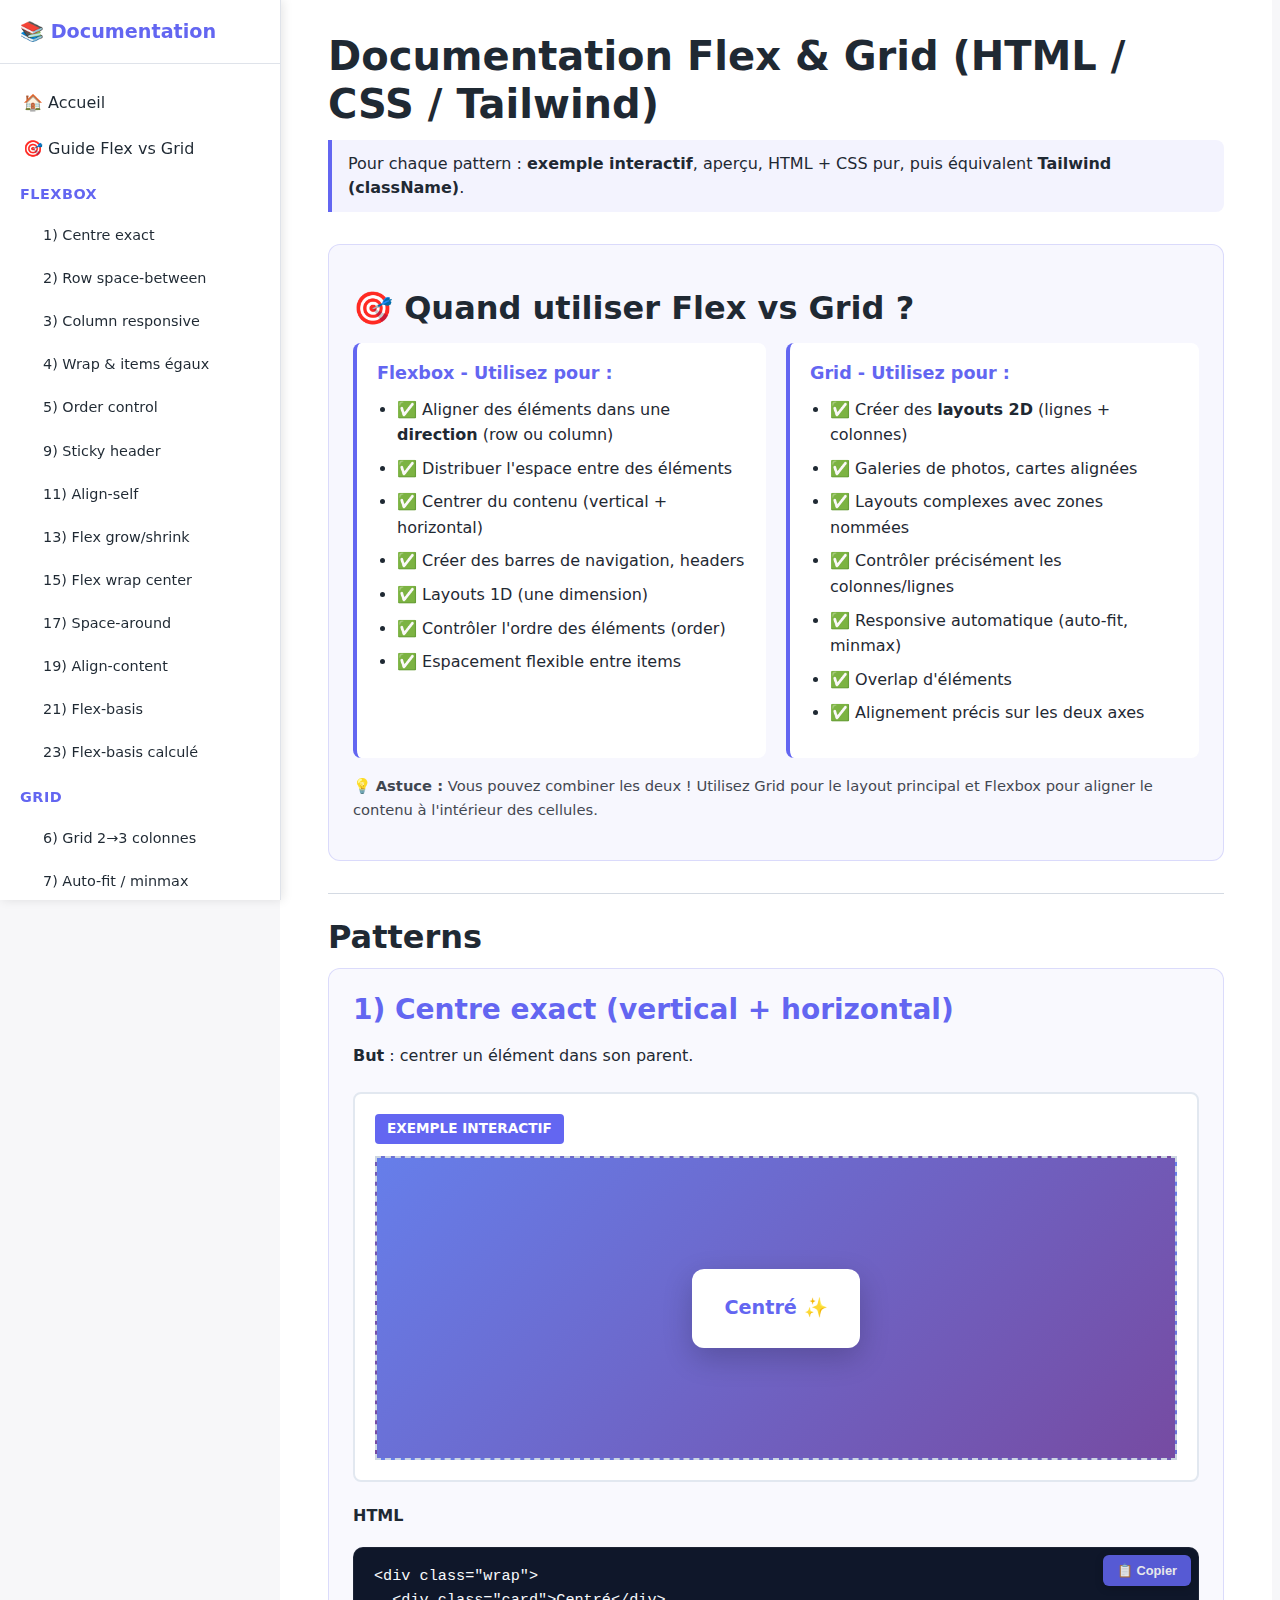
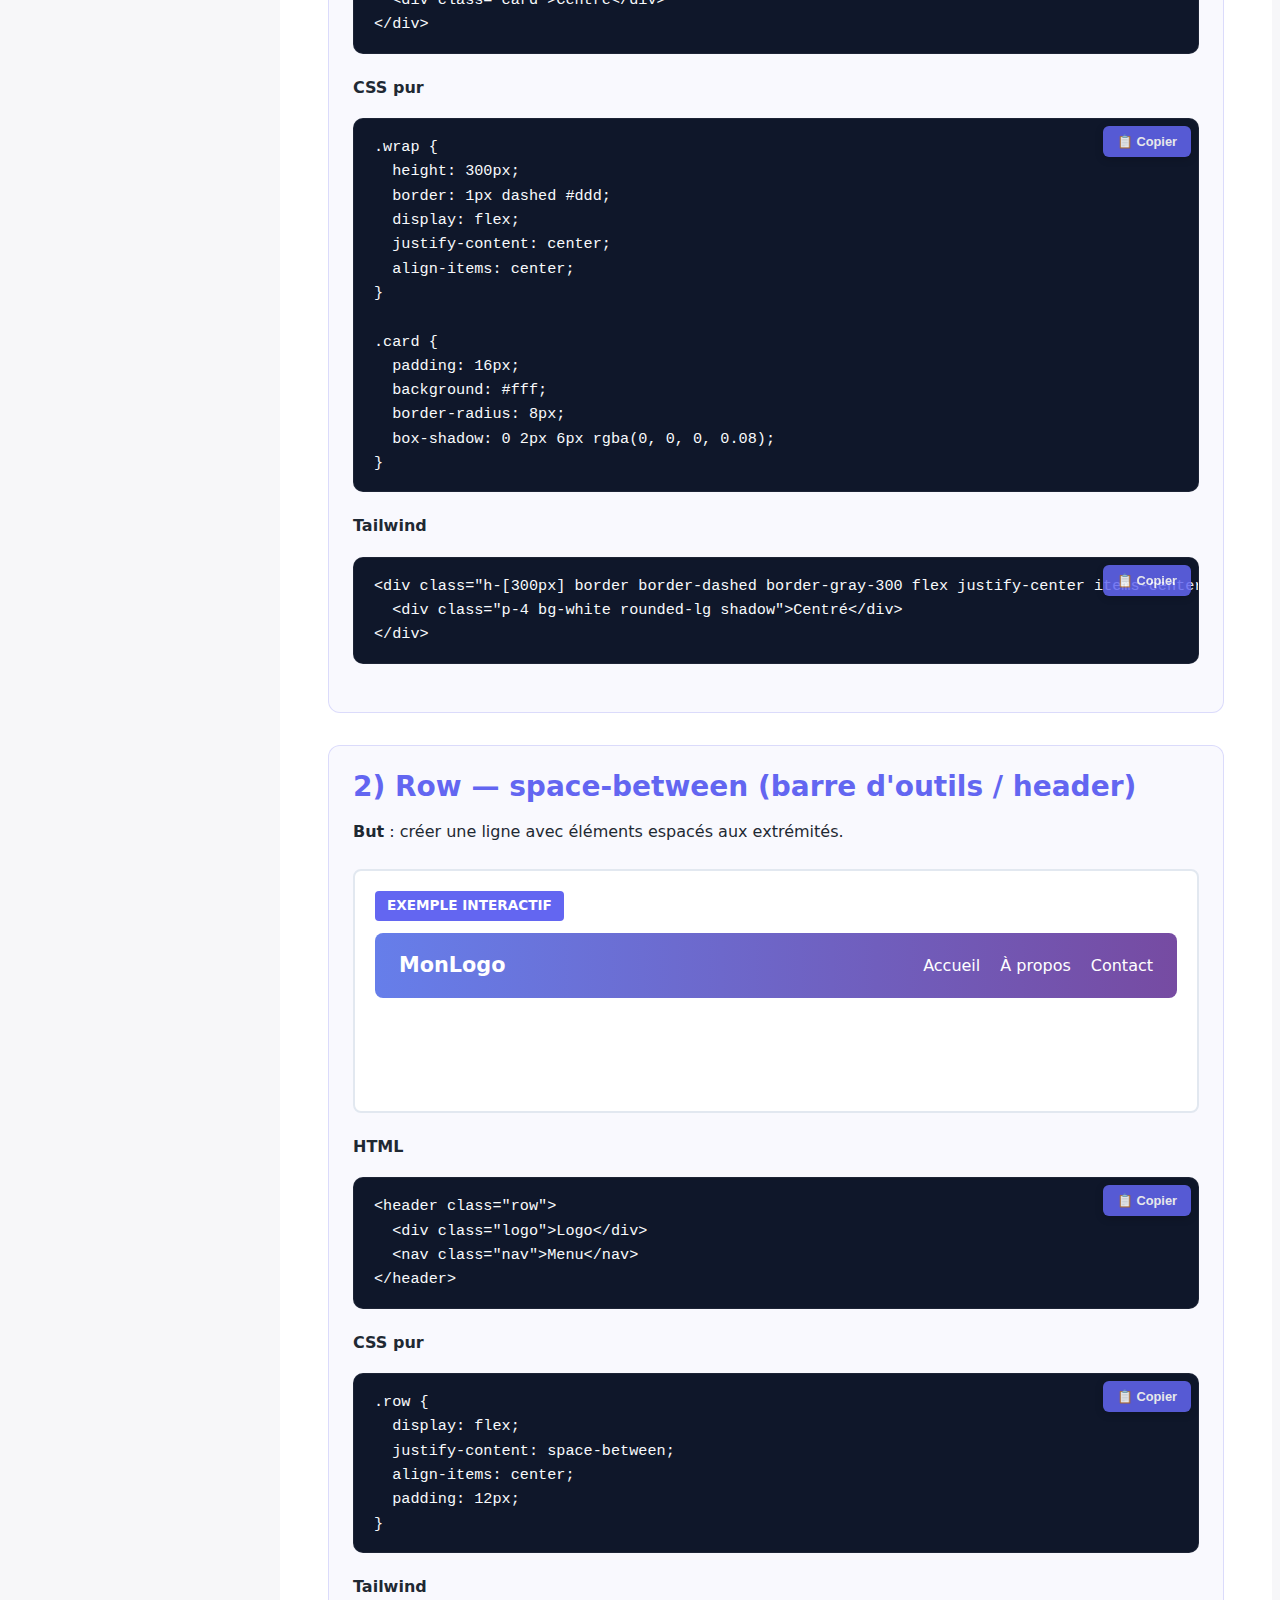
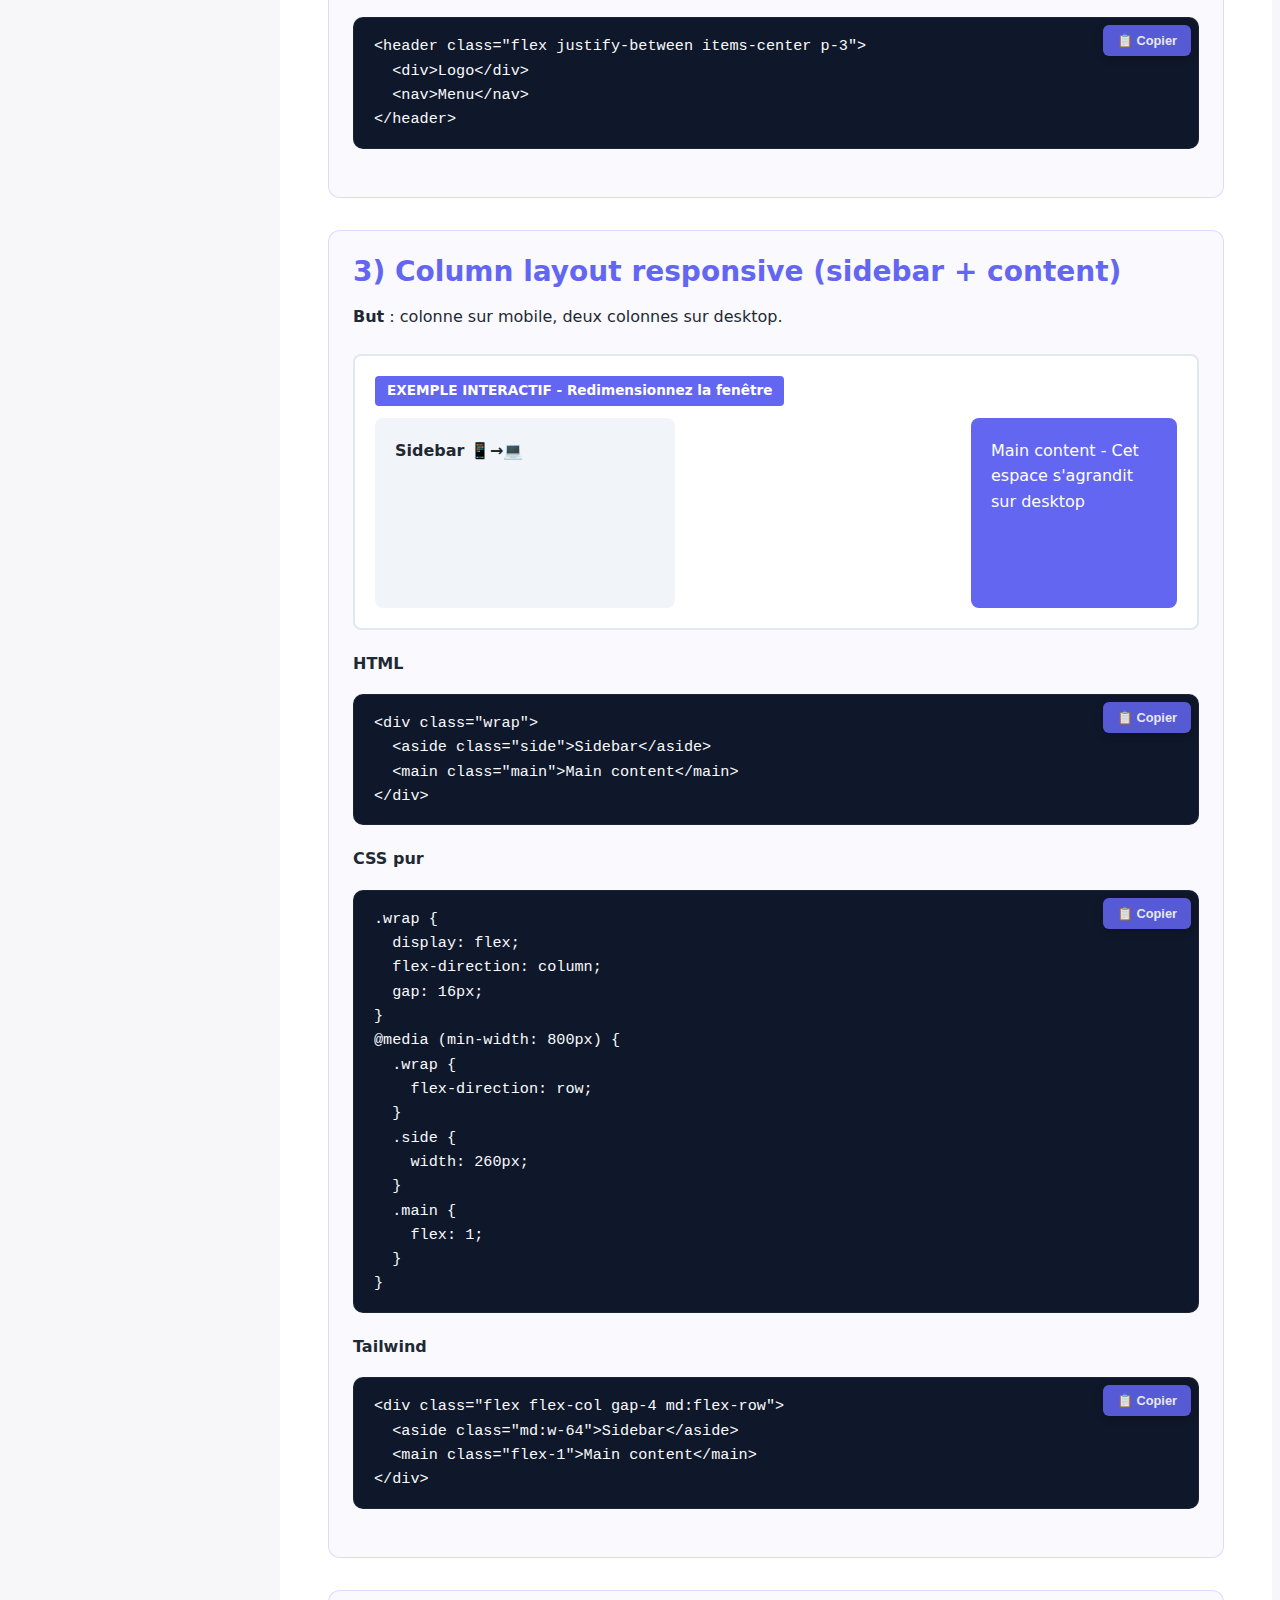
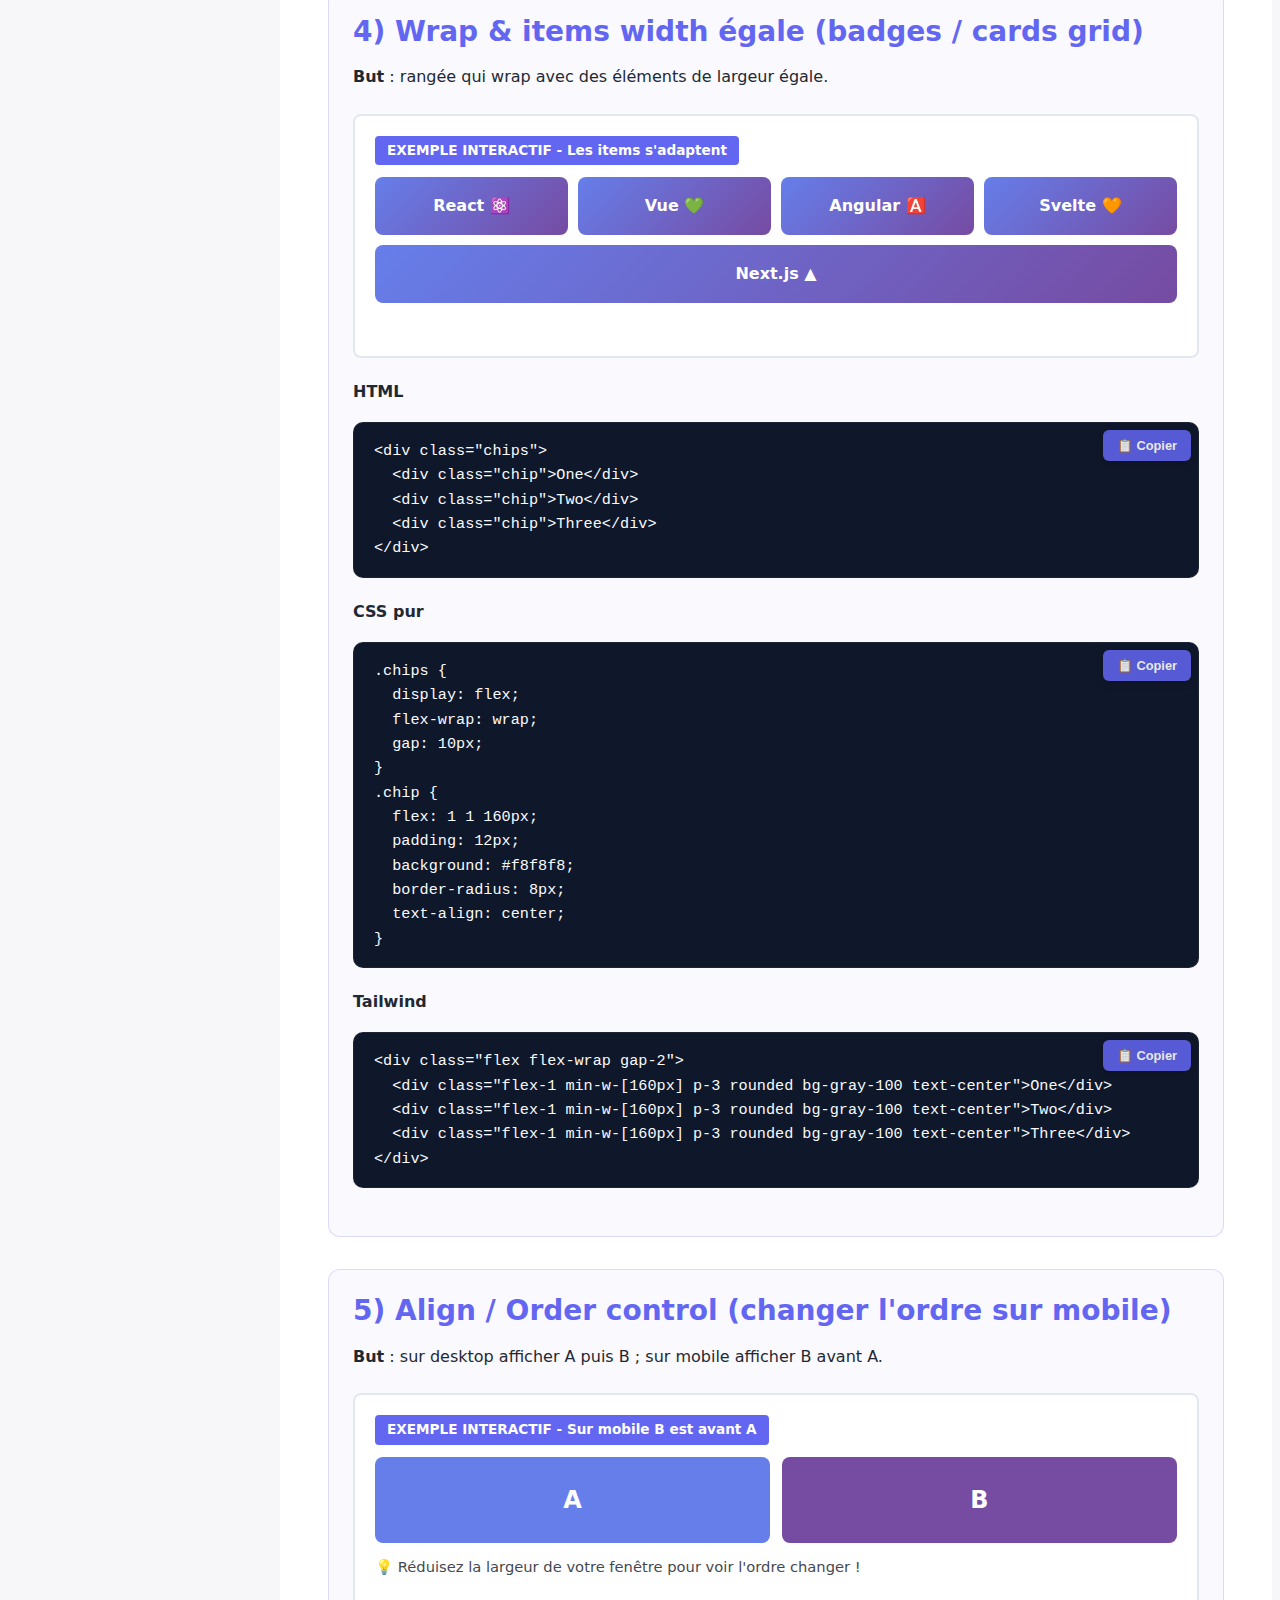
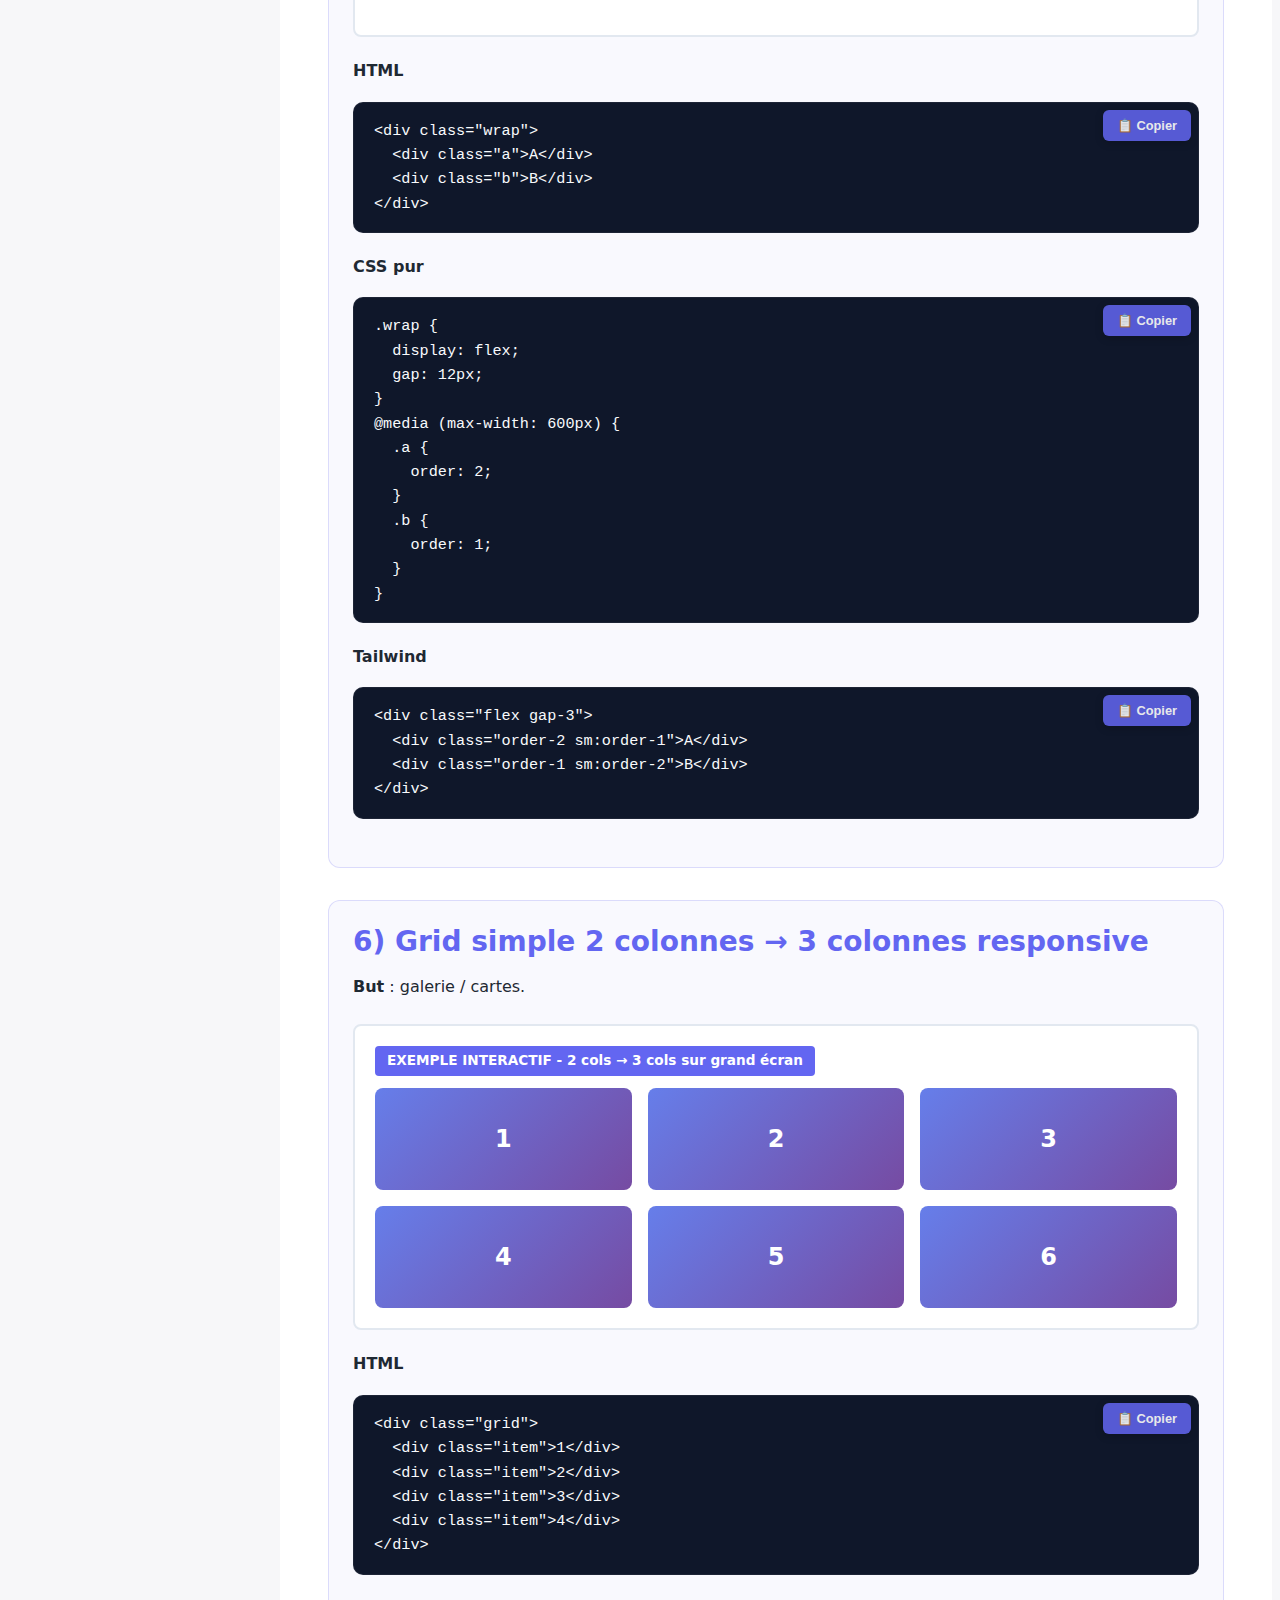
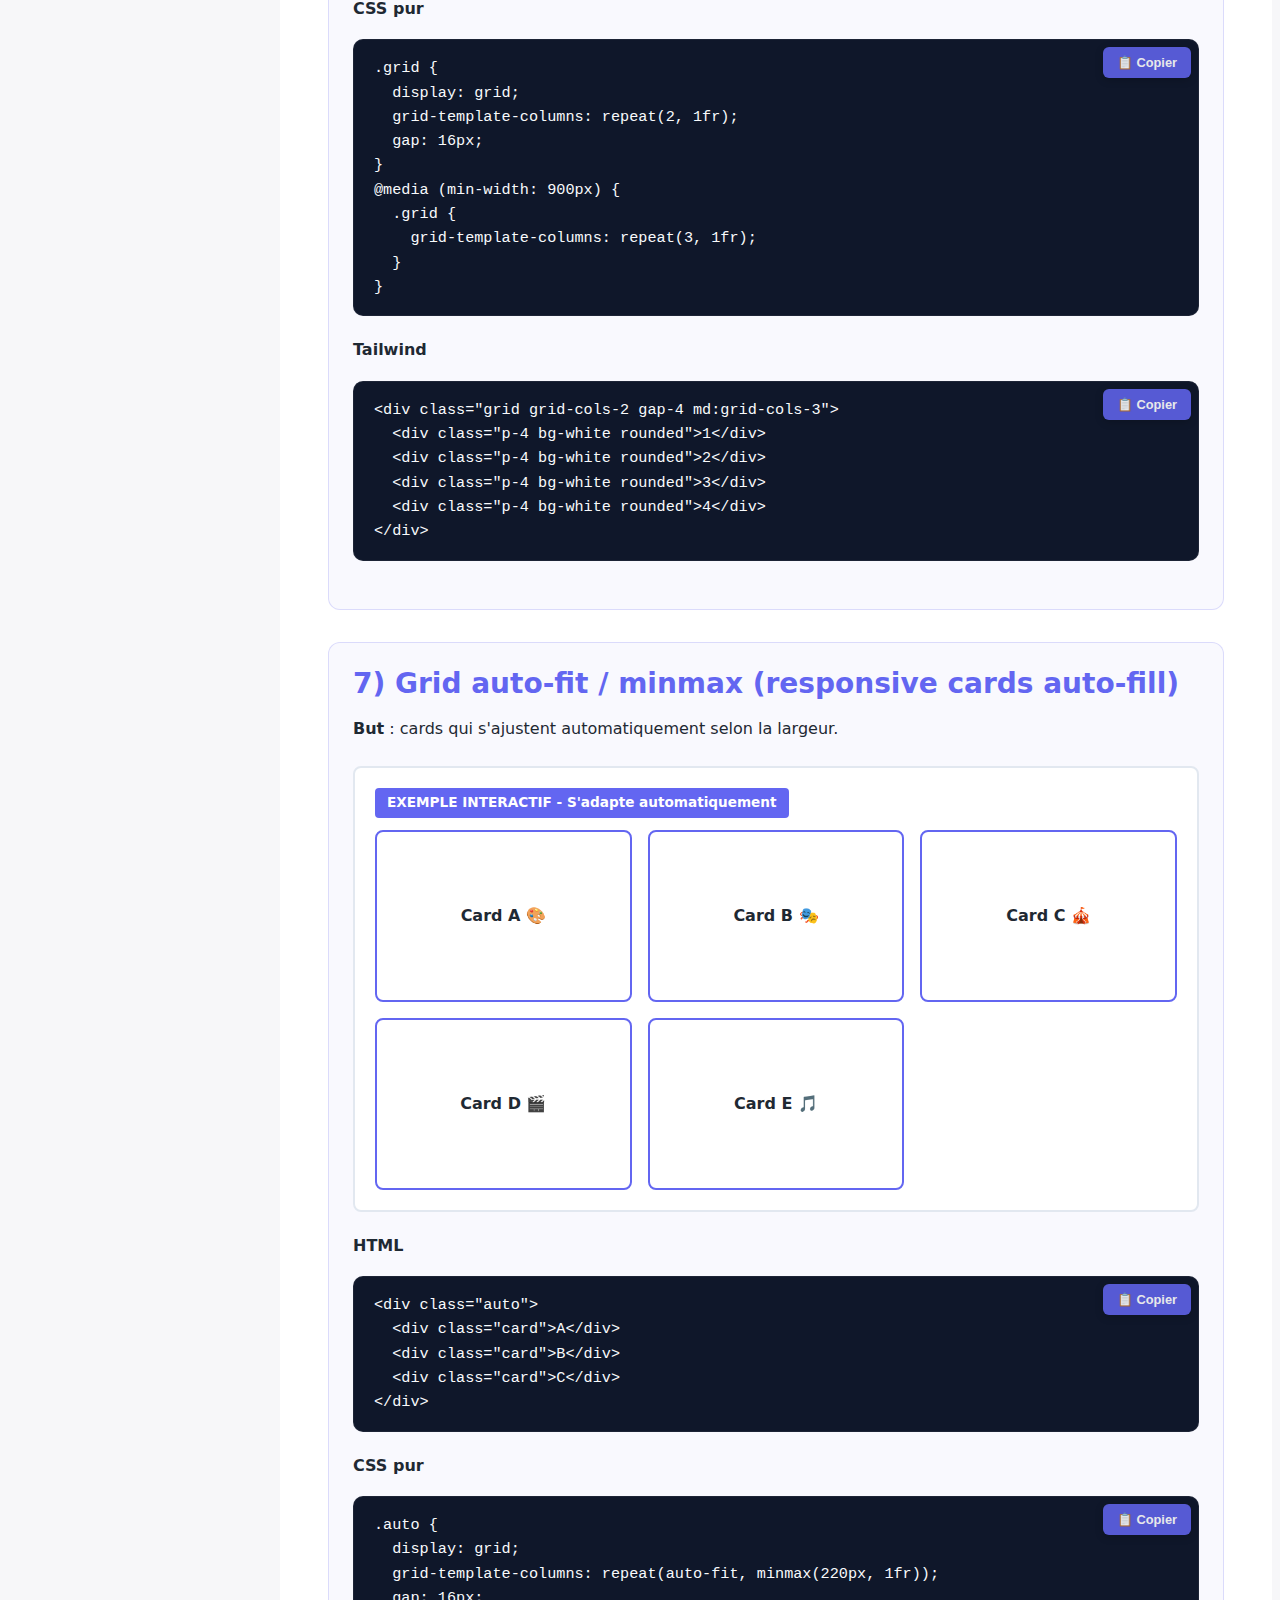
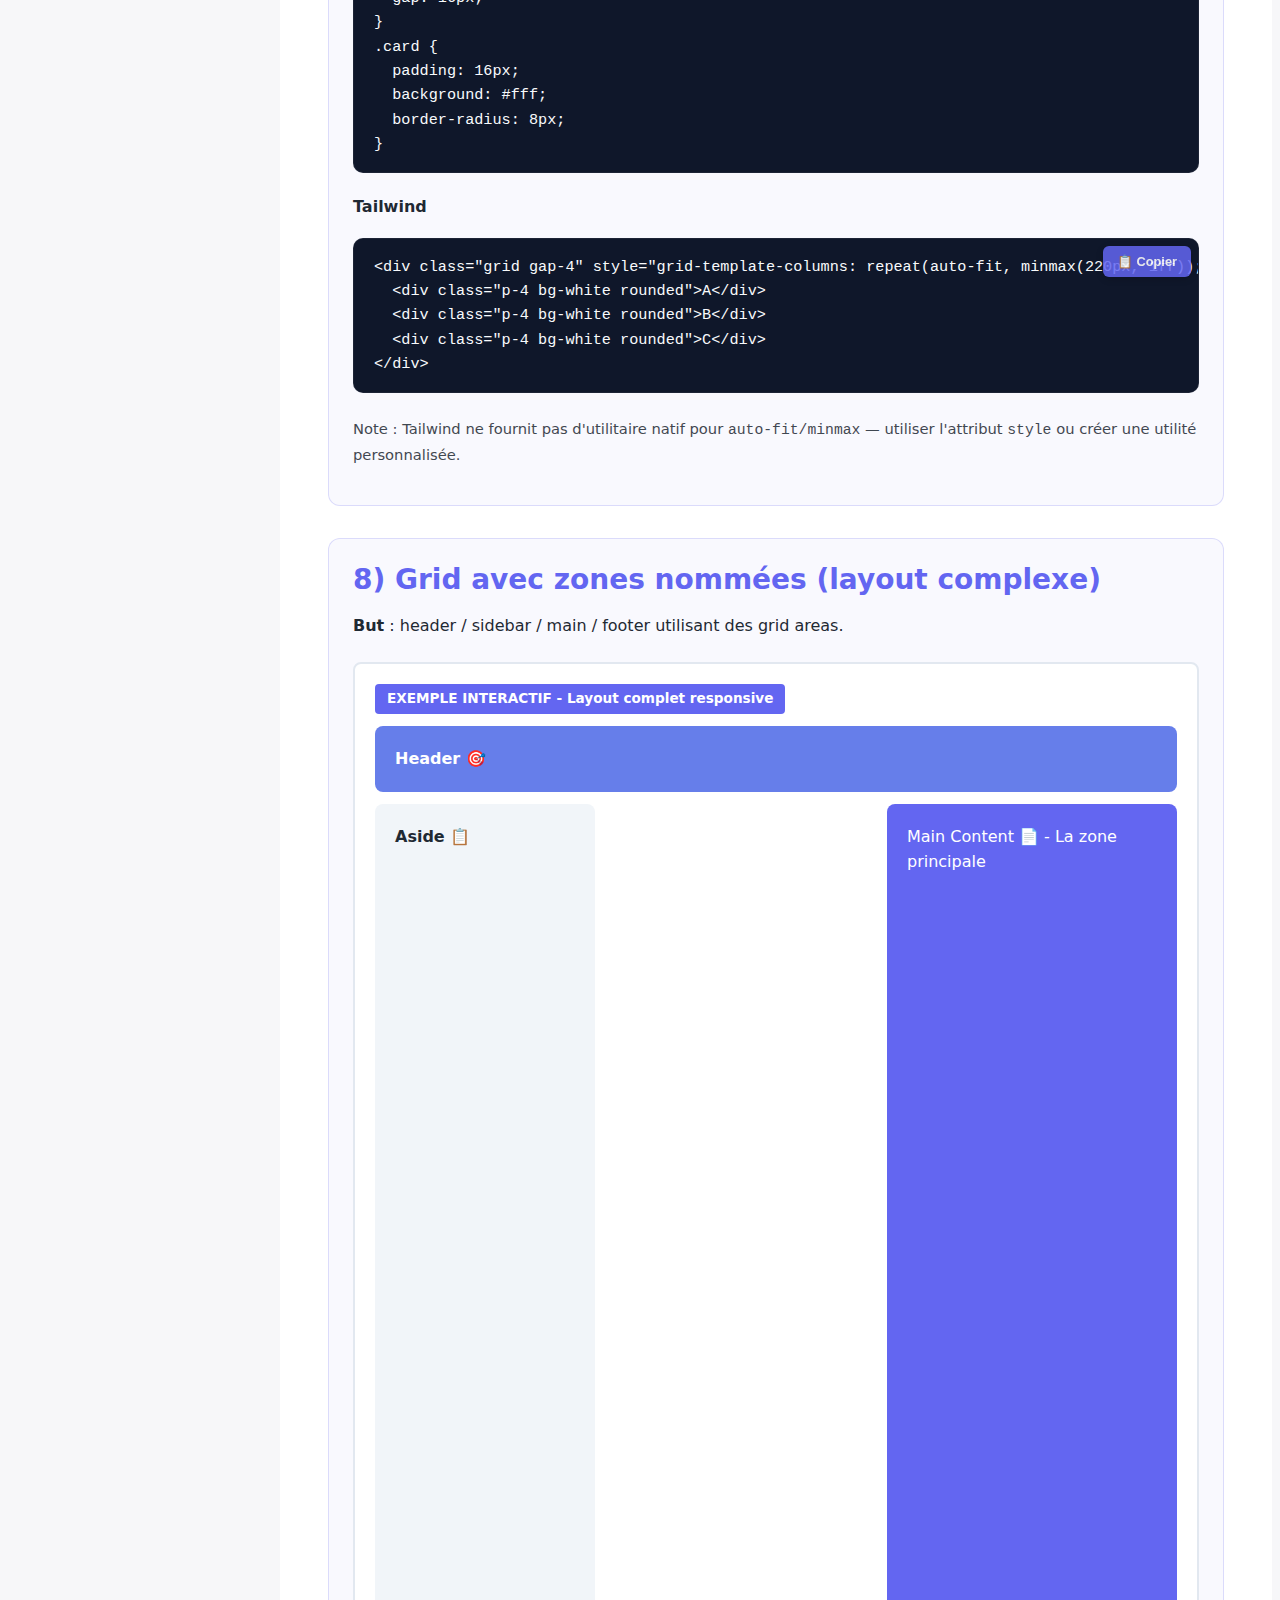
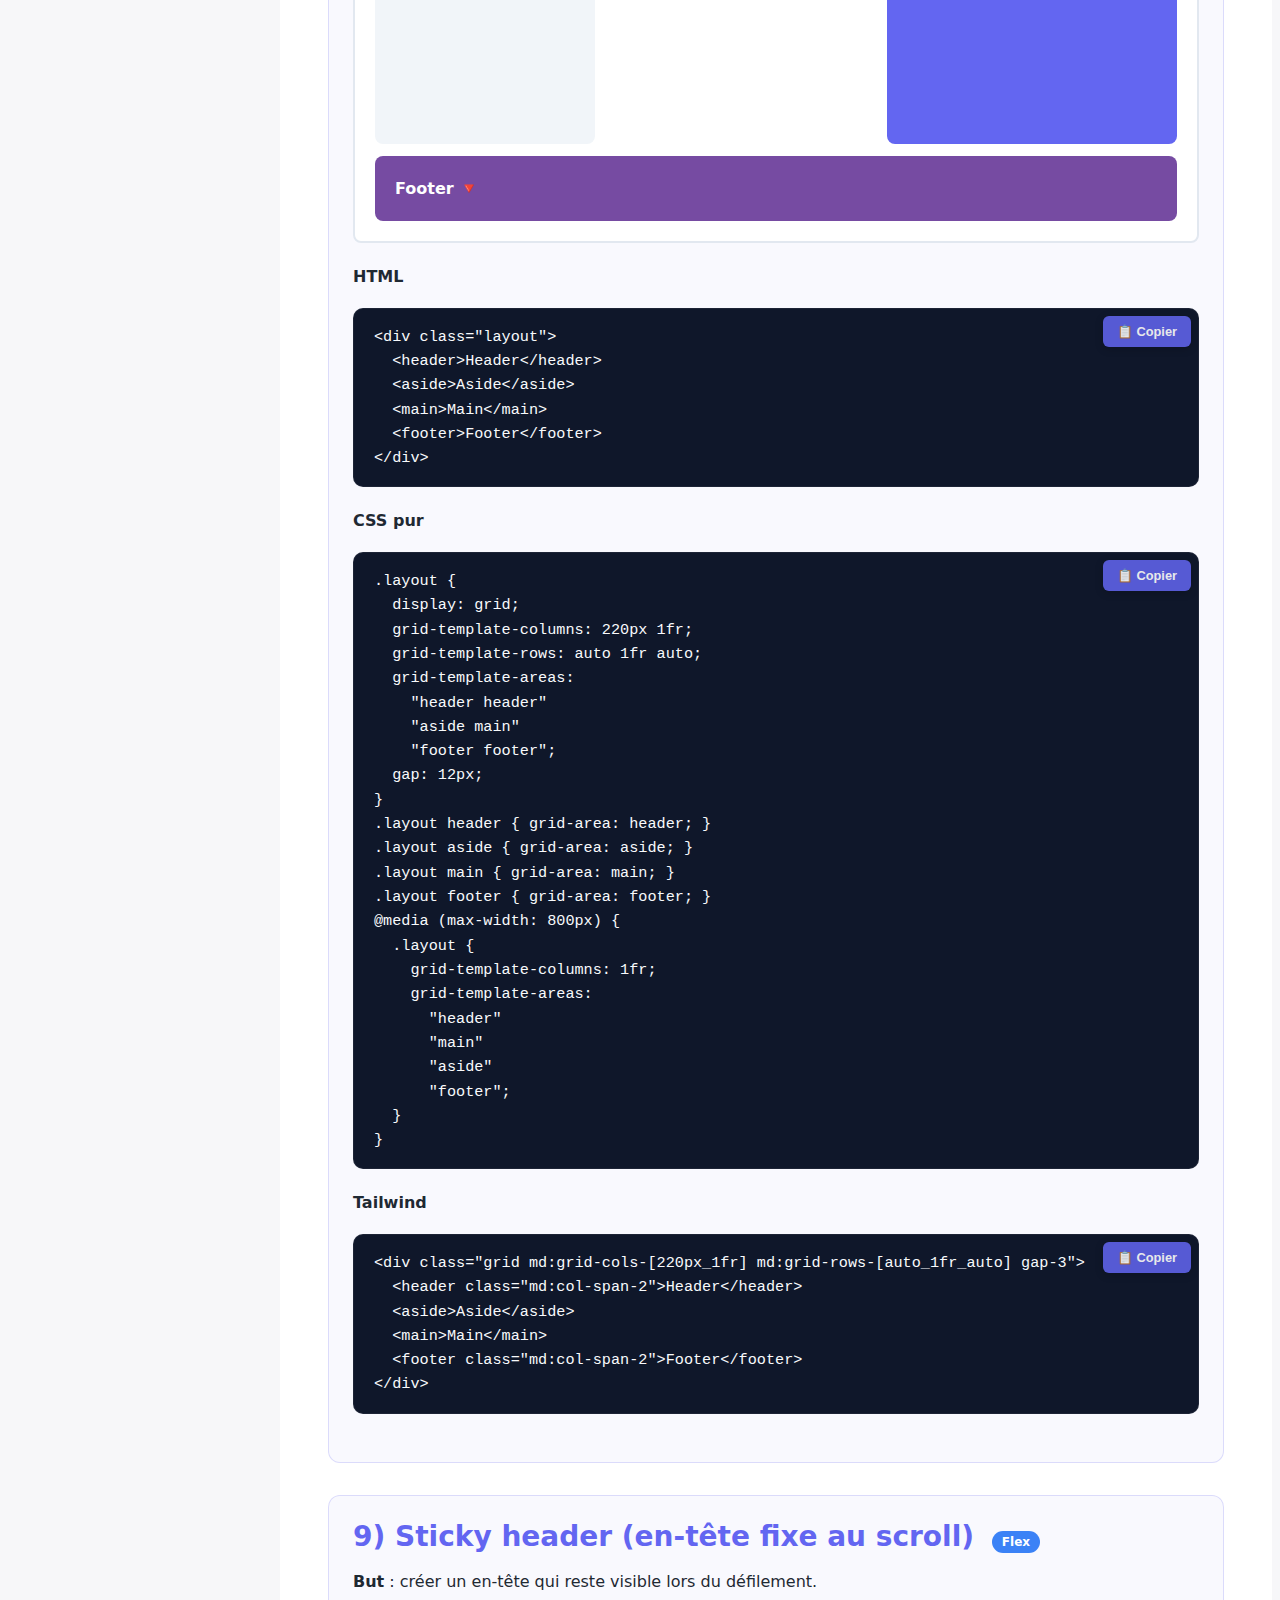
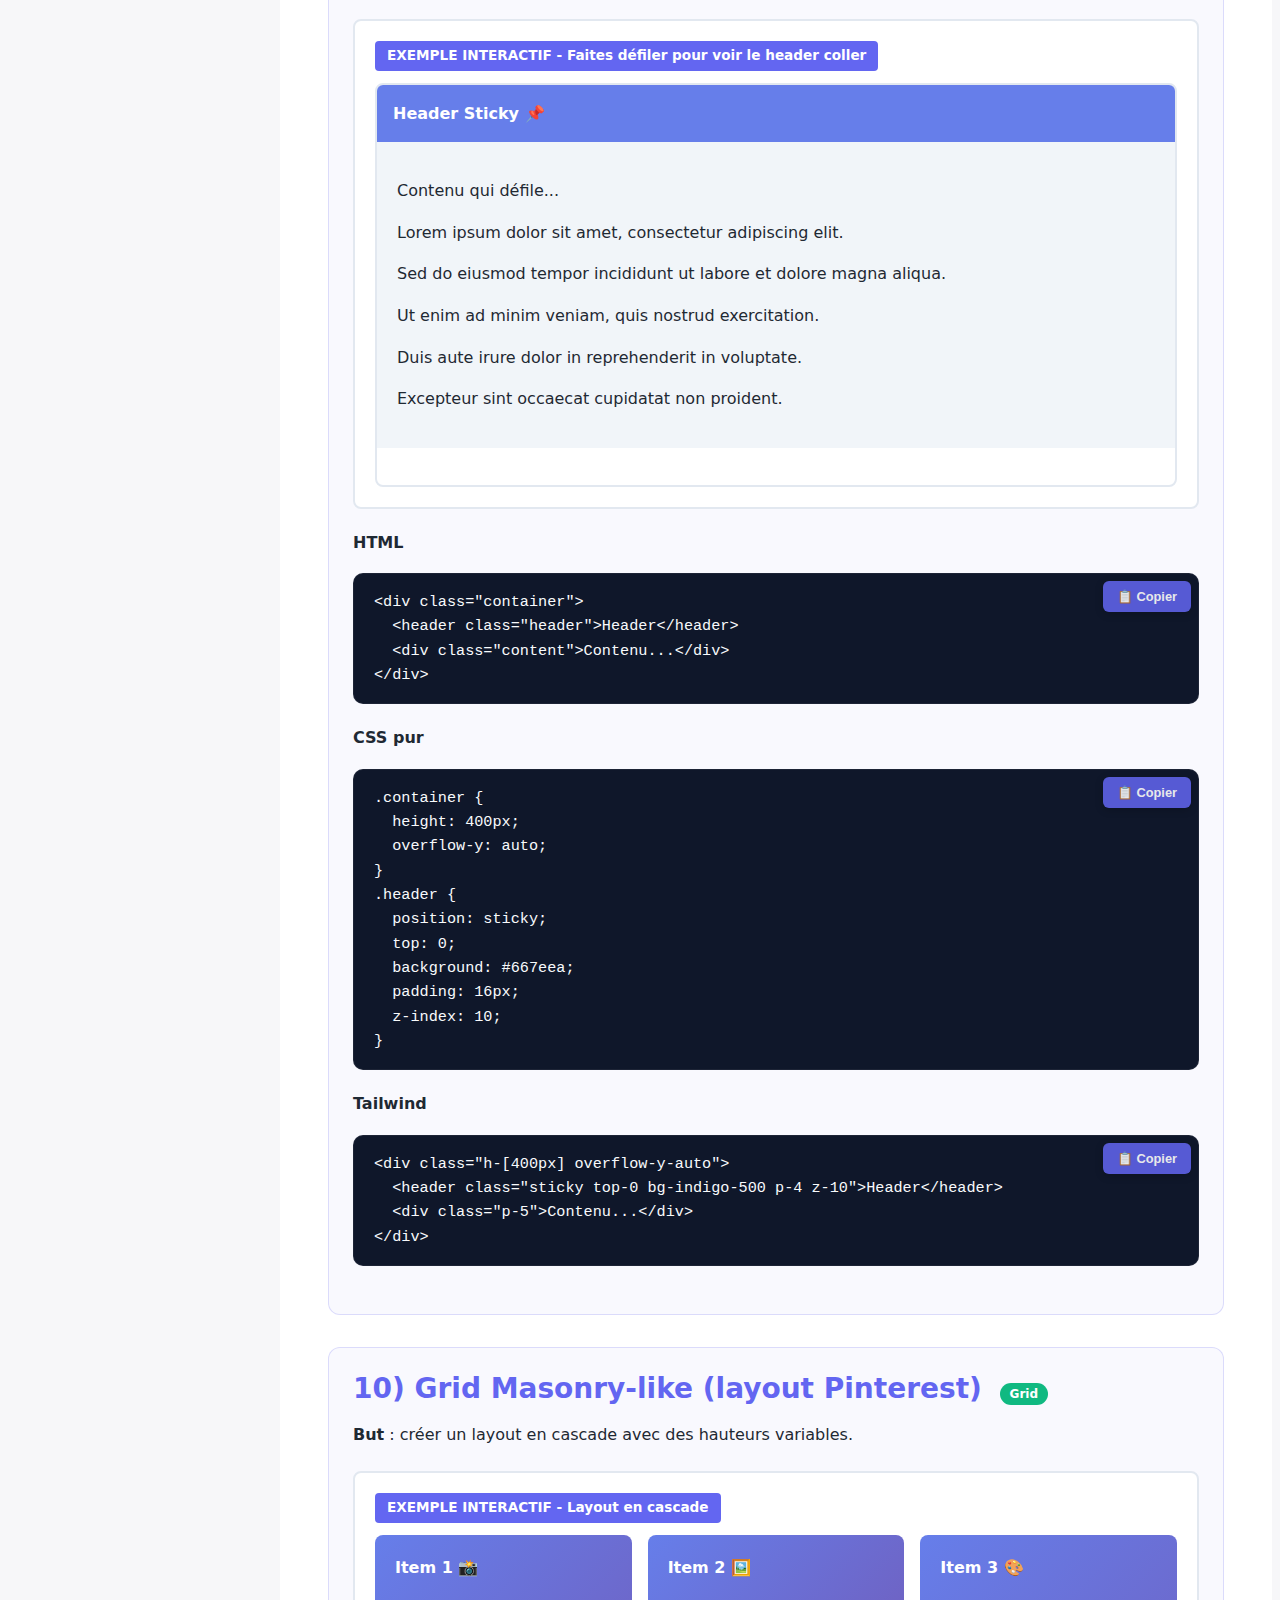
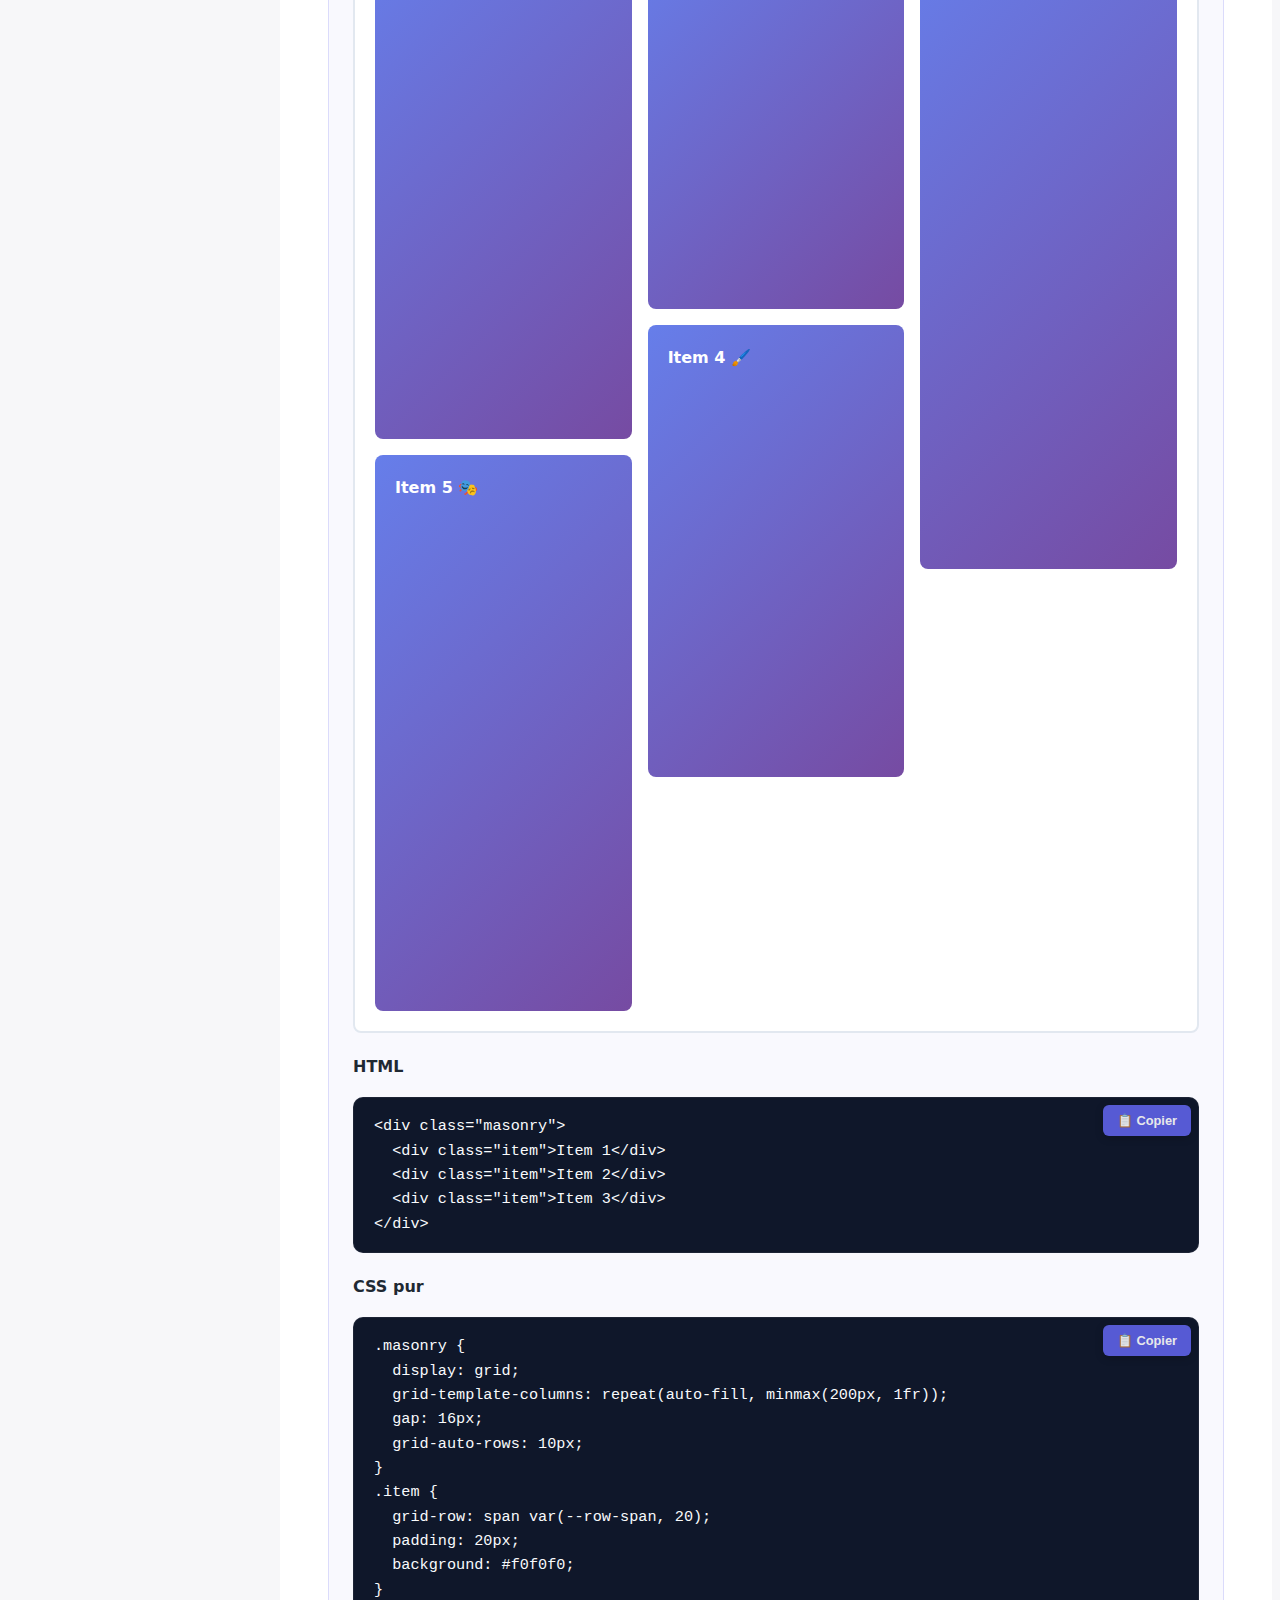
<file: flex-and-grid/index.html>
<!DOCTYPE html>
<html lang="fr">
  <head>
    <meta charset="UTF-8" />
    <meta name="viewport" content="width=device-width, initial-scale=1.0" />
    <title>Documentation Flex & Grid</title>
    <link rel="stylesheet" href="../commun.css">
    <link rel="stylesheet" href="style.css" />
  </head>
  <body>
    <!-- Menu de navigation latéral -->
    <nav class="sidebar" id="sidebar">
      <div class="sidebar-header">
        <h2><a href="../index.html">📚 Documentation</a></h2>
      </div>
      <div class="sidebar-content">
        <ul class="nav-menu">
          <li><a href="#top" class="nav-link">🏠 Accueil</a></li>
          <li><a href="#guide-section" class="nav-link">🎯 Guide Flex vs Grid</a></li>
          <li class="nav-section">
            <span class="nav-section-title">Flexbox</span>
            <ul class="nav-submenu">
              <li><a href="#pattern-1" class="nav-link">1) Centre exact</a></li>
              <li><a href="#pattern-2" class="nav-link">2) Row space-between</a></li>
              <li><a href="#pattern-3" class="nav-link">3) Column responsive</a></li>
              <li><a href="#pattern-4" class="nav-link">4) Wrap & items égaux</a></li>
              <li><a href="#pattern-5" class="nav-link">5) Order control</a></li>
              <li><a href="#pattern-9" class="nav-link">9) Sticky header</a></li>
              <li><a href="#pattern-11" class="nav-link">11) Align-self</a></li>
              <li><a href="#pattern-13" class="nav-link">13) Flex grow/shrink</a></li>
              <li><a href="#pattern-15" class="nav-link">15) Flex wrap center</a></li>
              <li><a href="#pattern-17" class="nav-link">17) Space-around</a></li>
              <li><a href="#pattern-19" class="nav-link">19) Align-content</a></li>
              <li><a href="#pattern-21" class="nav-link">21) Flex-basis</a></li>
              <li><a href="#pattern-23" class="nav-link">23) Flex-basis calculé</a></li>
            </ul>
          </li>
          <li class="nav-section">
            <span class="nav-section-title">Grid</span>
            <ul class="nav-submenu">
              <li><a href="#pattern-6" class="nav-link">6) Grid 2→3 colonnes</a></li>
              <li><a href="#pattern-7" class="nav-link">7) Auto-fit / minmax</a></li>
              <li><a href="#pattern-8" class="nav-link">8) Zones nommées</a></li>
              <li><a href="#pattern-10" class="nav-link">10) Masonry-like</a></li>
              <li><a href="#pattern-12" class="nav-link">12) Grid imbriqué</a></li>
              <li><a href="#pattern-14" class="nav-link">14) Grid avec span</a></li>
              <li><a href="#pattern-16" class="nav-link">16) Auto-rows</a></li>
              <li><a href="#pattern-18" class="nav-link">18) fr, auto, fixe</a></li>
              <li><a href="#pattern-20" class="nav-link">20) Lignes nommées</a></li>
              <li><a href="#pattern-22" class="nav-link">22) Grid imbriqué avancé</a></li>
              <li><a href="#pattern-24" class="nav-link">24) Minmax max-content</a></li>
            </ul>
          </li>
          <li><a href="#extras" class="nav-link">💡 Extras & Tips</a></li>
        </ul>
      </div>
    </nav>

    <!-- Bouton pour ouvrir/fermer le menu sur mobile -->
    <button class="menu-toggle" id="menuToggle" aria-label="Ouvrir/Fermer le menu">
      <span></span>
      <span></span>
      <span></span>
    </button>

    <main id="top">
      <h1>Documentation Flex & Grid (HTML / CSS / Tailwind)</h1>
      <blockquote>
        Pour chaque pattern :
        <strong>exemple interactif</strong>, aperçu, HTML + CSS pur, puis
        équivalent <strong>Tailwind (className)</strong>.
      </blockquote>

      <!-- Section "Quand utiliser quoi" -->
      <section class="guide-section" id="guide-section">
        <h2>🎯 Quand utiliser Flex vs Grid ?</h2>
        <div class="guide-content">
          <div class="guide-box">
            <h3>Flexbox - Utilisez pour :</h3>
            <ul>
              <li>✅ Aligner des éléments dans une <strong>direction</strong> (row ou column)</li>
              <li>✅ Distribuer l'espace entre des éléments</li>
              <li>✅ Centrer du contenu (vertical + horizontal)</li>
              <li>✅ Créer des barres de navigation, headers</li>
              <li>✅ Layouts 1D (une dimension)</li>
              <li>✅ Contrôler l'ordre des éléments (order)</li>
              <li>✅ Espacement flexible entre items</li>
            </ul>
          </div>
          <div class="guide-box">
            <h3>Grid - Utilisez pour :</h3>
            <ul>
              <li>✅ Créer des <strong>layouts 2D</strong> (lignes + colonnes)</li>
              <li>✅ Galeries de photos, cartes alignées</li>
              <li>✅ Layouts complexes avec zones nommées</li>
              <li>✅ Contrôler précisément les colonnes/lignes</li>
              <li>✅ Responsive automatique (auto-fit, minmax)</li>
              <li>✅ Overlap d'éléments</li>
              <li>✅ Alignement précis sur les deux axes</li>
            </ul>
          </div>
        </div>
        <p class="note" style="margin-top: 16px;">
          💡 <strong>Astuce :</strong> Vous pouvez combiner les deux ! Utilisez Grid pour le layout principal et Flexbox pour aligner le contenu à l'intérieur des cellules.
        </p>
      </section>
      <hr />

      <h2>Patterns</h2>

      <article class="pattern" id="pattern-1">
        <h3>1) Centre exact (vertical + horizontal)</h3>
        <p><strong>But</strong> : centrer un élément dans son parent.</p>

        <div class="example">
          <span class="example-label">EXEMPLE INTERACTIF</span>
          <div class="ex1-wrap">
            <div class="ex1-card">Centré ✨</div>
          </div>
        </div>

        <h4>HTML</h4>
        <div class="code-block">
          <button class="copy-btn" onclick="copyCode(this)">📋 Copier</button>
          <pre><code>&lt;div class="wrap"&gt;
  &lt;div class="card"&gt;Centré&lt;/div&gt;
&lt;/div&gt;</code></pre>
        </div>

        <h4>CSS pur</h4>
        <div class="code-block">
          <button class="copy-btn" onclick="copyCode(this)">📋 Copier</button>
          <pre><code>.wrap {
  height: 300px;
  border: 1px dashed #ddd;
  display: flex;
  justify-content: center;
  align-items: center;
}

.card {
  padding: 16px;
  background: #fff;
  border-radius: 8px;
  box-shadow: 0 2px 6px rgba(0, 0, 0, 0.08);
}</code></pre>
        </div>

        <h4>Tailwind</h4>
        <div class="code-block">
          <button class="copy-btn" onclick="copyCode(this)">📋 Copier</button>
          <pre><code>&lt;div class="h-[300px] border border-dashed border-gray-300 flex justify-center items-center"&gt;
  &lt;div class="p-4 bg-white rounded-lg shadow"&gt;Centré&lt;/div&gt;
&lt;/div&gt;</code></pre>
        </div>
      </article>

      <article class="pattern" id="pattern-2">
        <h3>2) Row — space-between (barre d'outils / header)</h3>
        <p>
          <strong>But</strong> : créer une ligne avec éléments espacés aux
          extrémités.
        </p>

        <div class="example">
          <span class="example-label">EXEMPLE INTERACTIF</span>
          <header class="ex2-row">
            <div class="ex2-logo">MonLogo</div>
            <nav class="ex2-nav">
              <a href="#">Accueil</a>
              <a href="#">À propos</a>
              <a href="#">Contact</a>
            </nav>
          </header>
        </div>

        <h4>HTML</h4>
        <pre><code>&lt;header class="row"&gt;
  &lt;div class="logo"&gt;Logo&lt;/div&gt;
  &lt;nav class="nav"&gt;Menu&lt;/nav&gt;
&lt;/header&gt;</code></pre>

        <h4>CSS pur</h4>
        <pre><code>.row {
  display: flex;
  justify-content: space-between;
  align-items: center;
  padding: 12px;
}</code></pre>

        <h4>Tailwind</h4>
        <pre><code>&lt;header class="flex justify-between items-center p-3"&gt;
  &lt;div&gt;Logo&lt;/div&gt;
  &lt;nav&gt;Menu&lt;/nav&gt;
&lt;/header&gt;</code></pre>
      </article>

      <article class="pattern" id="pattern-3">
        <h3>3) Column layout responsive (sidebar + content)</h3>
        <p>
          <strong>But</strong> : colonne sur mobile, deux colonnes sur desktop.
        </p>

        <div class="example">
          <span class="example-label"
            >EXEMPLE INTERACTIF - Redimensionnez la fenêtre</span
          >
          <div class="ex3-wrap">
            <aside class="ex3-side">Sidebar 📱→💻</aside>
            <main class="ex3-main">
              Main content - Cet espace s'agrandit sur desktop
            </main>
          </div>
        </div>

        <h4>HTML</h4>
        <pre><code>&lt;div class="wrap"&gt;
  &lt;aside class="side"&gt;Sidebar&lt;/aside&gt;
  &lt;main class="main"&gt;Main content&lt;/main&gt;
&lt;/div&gt;</code></pre>

        <h4>CSS pur</h4>
        <pre><code>.wrap {
  display: flex;
  flex-direction: column;
  gap: 16px;
}
@media (min-width: 800px) {
  .wrap {
    flex-direction: row;
  }
  .side {
    width: 260px;
  }
  .main {
    flex: 1;
  }
}</code></pre>

        <h4>Tailwind</h4>
        <pre><code>&lt;div class="flex flex-col gap-4 md:flex-row"&gt;
  &lt;aside class="md:w-64"&gt;Sidebar&lt;/aside&gt;
  &lt;main class="flex-1"&gt;Main content&lt;/main&gt;
&lt;/div&gt;</code></pre>
      </article>

      <article class="pattern" id="pattern-4">
        <h3>4) Wrap & items width égale (badges / cards grid)</h3>
        <p>
          <strong>But</strong> : rangée qui wrap avec des éléments de largeur
          égale.
        </p>

        <div class="example">
          <span class="example-label"
            >EXEMPLE INTERACTIF - Les items s'adaptent</span
          >
          <div class="ex4-chips">
            <div class="ex4-chip">React ⚛️</div>
            <div class="ex4-chip">Vue 💚</div>
            <div class="ex4-chip">Angular 🅰️</div>
            <div class="ex4-chip">Svelte 🧡</div>
            <div class="ex4-chip">Next.js ▲</div>
          </div>
        </div>

        <h4>HTML</h4>
        <pre><code>&lt;div class="chips"&gt;
  &lt;div class="chip"&gt;One&lt;/div&gt;
  &lt;div class="chip"&gt;Two&lt;/div&gt;
  &lt;div class="chip"&gt;Three&lt;/div&gt;
&lt;/div&gt;</code></pre>

        <h4>CSS pur</h4>
        <pre><code>.chips {
  display: flex;
  flex-wrap: wrap;
  gap: 10px;
}
.chip {
  flex: 1 1 160px;
  padding: 12px;
  background: #f8f8f8;
  border-radius: 8px;
  text-align: center;
}</code></pre>

        <h4>Tailwind</h4>
        <pre><code>&lt;div class="flex flex-wrap gap-2"&gt;
  &lt;div class="flex-1 min-w-[160px] p-3 rounded bg-gray-100 text-center"&gt;One&lt;/div&gt;
  &lt;div class="flex-1 min-w-[160px] p-3 rounded bg-gray-100 text-center"&gt;Two&lt;/div&gt;
  &lt;div class="flex-1 min-w-[160px] p-3 rounded bg-gray-100 text-center"&gt;Three&lt;/div&gt;
&lt;/div&gt;</code></pre>
      </article>

      <article class="pattern" id="pattern-5">
        <h3>5) Align / Order control (changer l'ordre sur mobile)</h3>
        <p>
          <strong>But</strong> : sur desktop afficher A puis B ; sur mobile
          afficher B avant A.
        </p>

        <div class="example">
          <span class="example-label"
            >EXEMPLE INTERACTIF - Sur mobile B est avant A</span
          >
          <div class="ex5-wrap">
            <div class="ex5-a">A</div>
            <div class="ex5-b">B</div>
          </div>
          <p class="note" style="margin-top: 12px">
            💡 Réduisez la largeur de votre fenêtre pour voir l'ordre changer !
          </p>
        </div>

        <h4>HTML</h4>
        <pre><code>&lt;div class="wrap"&gt;
  &lt;div class="a"&gt;A&lt;/div&gt;
  &lt;div class="b"&gt;B&lt;/div&gt;
&lt;/div&gt;</code></pre>

        <h4>CSS pur</h4>
        <pre><code>.wrap {
  display: flex;
  gap: 12px;
}
@media (max-width: 600px) {
  .a {
    order: 2;
  }
  .b {
    order: 1;
  }
}</code></pre>

        <h4>Tailwind</h4>
        <pre><code>&lt;div class="flex gap-3"&gt;
  &lt;div class="order-2 sm:order-1"&gt;A&lt;/div&gt;
  &lt;div class="order-1 sm:order-2"&gt;B&lt;/div&gt;
&lt;/div&gt;</code></pre>
      </article>

      <article class="pattern" id="pattern-6">
        <h3>6) Grid simple 2 colonnes → 3 colonnes responsive</h3>
        <p><strong>But</strong> : galerie / cartes.</p>

        <div class="example">
          <span class="example-label"
            >EXEMPLE INTERACTIF - 2 cols → 3 cols sur grand écran</span
          >
          <div class="ex6-grid">
            <div class="ex6-item">1</div>
            <div class="ex6-item">2</div>
            <div class="ex6-item">3</div>
            <div class="ex6-item">4</div>
            <div class="ex6-item">5</div>
            <div class="ex6-item">6</div>
          </div>
        </div>

        <h4>HTML</h4>
        <pre><code>&lt;div class="grid"&gt;
  &lt;div class="item"&gt;1&lt;/div&gt;
  &lt;div class="item"&gt;2&lt;/div&gt;
  &lt;div class="item"&gt;3&lt;/div&gt;
  &lt;div class="item"&gt;4&lt;/div&gt;
&lt;/div&gt;</code></pre>

        <h4>CSS pur</h4>
        <pre><code>.grid {
  display: grid;
  grid-template-columns: repeat(2, 1fr);
  gap: 16px;
}
@media (min-width: 900px) {
  .grid {
    grid-template-columns: repeat(3, 1fr);
  }
}</code></pre>

        <h4>Tailwind</h4>
        <pre><code>&lt;div class="grid grid-cols-2 gap-4 md:grid-cols-3"&gt;
  &lt;div class="p-4 bg-white rounded"&gt;1&lt;/div&gt;
  &lt;div class="p-4 bg-white rounded"&gt;2&lt;/div&gt;
  &lt;div class="p-4 bg-white rounded"&gt;3&lt;/div&gt;
  &lt;div class="p-4 bg-white rounded"&gt;4&lt;/div&gt;
&lt;/div&gt;</code></pre>
      </article>

      <article class="pattern" id="pattern-7">
        <h3>7) Grid auto-fit / minmax (responsive cards auto-fill)</h3>
        <p>
          <strong>But</strong> : cards qui s'ajustent automatiquement selon la
          largeur.
        </p>

        <div class="example">
          <span class="example-label"
            >EXEMPLE INTERACTIF - S'adapte automatiquement</span
          >
          <div class="ex7-auto">
            <div class="ex7-card">Card A 🎨</div>
            <div class="ex7-card">Card B 🎭</div>
            <div class="ex7-card">Card C 🎪</div>
            <div class="ex7-card">Card D 🎬</div>
            <div class="ex7-card">Card E 🎵</div>
          </div>
        </div>

        <h4>HTML</h4>
        <pre><code>&lt;div class="auto"&gt;
  &lt;div class="card"&gt;A&lt;/div&gt;
  &lt;div class="card"&gt;B&lt;/div&gt;
  &lt;div class="card"&gt;C&lt;/div&gt;
&lt;/div&gt;</code></pre>

        <h4>CSS pur</h4>
        <pre><code>.auto {
  display: grid;
  grid-template-columns: repeat(auto-fit, minmax(220px, 1fr));
  gap: 16px;
}
.card {
  padding: 16px;
  background: #fff;
  border-radius: 8px;
}</code></pre>

        <h4>Tailwind</h4>
        <pre><code>&lt;div class="grid gap-4" style="grid-template-columns: repeat(auto-fit, minmax(220px, 1fr));"&gt;
  &lt;div class="p-4 bg-white rounded"&gt;A&lt;/div&gt;
  &lt;div class="p-4 bg-white rounded"&gt;B&lt;/div&gt;
  &lt;div class="p-4 bg-white rounded"&gt;C&lt;/div&gt;
&lt;/div&gt;</code></pre>
        <p class="note">
          Note : Tailwind ne fournit pas d'utilitaire natif pour
          <code>auto-fit/minmax</code> — utiliser l'attribut
          <code>style</code> ou créer une utilité personnalisée.
        </p>
      </article>

      <article class="pattern" id="pattern-8">
        <h3>8) Grid avec zones nommées (layout complexe)</h3>
        <p>
          <strong>But</strong> : header / sidebar / main / footer utilisant des
          grid areas.
        </p>

        <div class="example">
          <span class="example-label"
            >EXEMPLE INTERACTIF - Layout complet responsive</span
          >
          <div class="ex8-layout">
            <header>Header 🎯</header>
            <aside>Aside 📋</aside>
            <main>Main Content 📄 - La zone principale</main>
            <footer>Footer 🔻</footer>
          </div>
        </div>

        <h4>HTML</h4>
        <pre><code>&lt;div class="layout"&gt;
  &lt;header&gt;Header&lt;/header&gt;
  &lt;aside&gt;Aside&lt;/aside&gt;
  &lt;main&gt;Main&lt;/main&gt;
  &lt;footer&gt;Footer&lt;/footer&gt;
&lt;/div&gt;</code></pre>

        <h4>CSS pur</h4>
        <pre><code>.layout {
  display: grid;
  grid-template-columns: 220px 1fr;
  grid-template-rows: auto 1fr auto;
  grid-template-areas:
    "header header"
    "aside main"
    "footer footer";
  gap: 12px;
}
.layout header { grid-area: header; }
.layout aside { grid-area: aside; }
.layout main { grid-area: main; }
.layout footer { grid-area: footer; }
@media (max-width: 800px) {
  .layout {
    grid-template-columns: 1fr;
    grid-template-areas:
      "header"
      "main"
      "aside"
      "footer";
  }
}</code></pre>

        <h4>Tailwind</h4>
        <pre><code>&lt;div class="grid md:grid-cols-[220px_1fr] md:grid-rows-[auto_1fr_auto] gap-3"&gt;
  &lt;header class="md:col-span-2"&gt;Header&lt;/header&gt;
  &lt;aside&gt;Aside&lt;/aside&gt;
  &lt;main&gt;Main&lt;/main&gt;
  &lt;footer class="md:col-span-2"&gt;Footer&lt;/footer&gt;
&lt;/div&gt;</code></pre>
      </article>

      <article class="pattern" id="pattern-9">
        <h3>
          9) Sticky header (en-tête fixe au scroll)
          <span class="badge badge-flex">Flex</span>
        </h3>
        <p>
          <strong>But</strong> : créer un en-tête qui reste visible lors du
          défilement.
        </p>

        <div class="example">
          <span class="example-label"
            >EXEMPLE INTERACTIF - Faites défiler pour voir le header
            coller</span
          >
          <div class="ex9-container">
            <div class="ex9-header">Header Sticky 📌</div>
            <div class="ex9-content">
              <p>Contenu qui défile...</p>
              <p>Lorem ipsum dolor sit amet, consectetur adipiscing elit.</p>
              <p>
                Sed do eiusmod tempor incididunt ut labore et dolore magna
                aliqua.
              </p>
              <p>Ut enim ad minim veniam, quis nostrud exercitation.</p>
              <p>Duis aute irure dolor in reprehenderit in voluptate.</p>
              <p>Excepteur sint occaecat cupidatat non proident.</p>
            </div>
          </div>
        </div>

        <h4>HTML</h4>
        <div class="code-block">
          <button class="copy-btn" onclick="copyCode(this)">📋 Copier</button>
          <pre><code>&lt;div class="container"&gt;
  &lt;header class="header"&gt;Header&lt;/header&gt;
  &lt;div class="content"&gt;Contenu...&lt;/div&gt;
&lt;/div&gt;</code></pre>
        </div>

        <h4>CSS pur</h4>
        <div class="code-block">
          <button class="copy-btn" onclick="copyCode(this)">📋 Copier</button>
          <pre><code>.container {
  height: 400px;
  overflow-y: auto;
}
.header {
  position: sticky;
  top: 0;
  background: #667eea;
  padding: 16px;
  z-index: 10;
}</code></pre>
        </div>

        <h4>Tailwind</h4>
        <div class="code-block">
          <button class="copy-btn" onclick="copyCode(this)">📋 Copier</button>
          <pre><code>&lt;div class="h-[400px] overflow-y-auto"&gt;
  &lt;header class="sticky top-0 bg-indigo-500 p-4 z-10"&gt;Header&lt;/header&gt;
  &lt;div class="p-5"&gt;Contenu...&lt;/div&gt;
&lt;/div&gt;</code></pre>
        </div>
      </article>

      <article class="pattern" id="pattern-10">
        <h3>
          10) Grid Masonry-like (layout Pinterest)
          <span class="badge badge-grid">Grid</span>
        </h3>
        <p>
          <strong>But</strong> : créer un layout en cascade avec des hauteurs
          variables.
        </p>

        <div class="example">
          <span class="example-label"
            >EXEMPLE INTERACTIF - Layout en cascade</span
          >
          <div class="ex10-masonry">
            <div class="ex10-item">Item 1 📸</div>
            <div class="ex10-item">Item 2 🖼️</div>
            <div class="ex10-item">Item 3 🎨</div>
            <div class="ex10-item">Item 4 🖌️</div>
            <div class="ex10-item">Item 5 🎭</div>
          </div>
        </div>

        <h4>HTML</h4>
        <div class="code-block">
          <button class="copy-btn" onclick="copyCode(this)">📋 Copier</button>
          <pre><code>&lt;div class="masonry"&gt;
  &lt;div class="item"&gt;Item 1&lt;/div&gt;
  &lt;div class="item"&gt;Item 2&lt;/div&gt;
  &lt;div class="item"&gt;Item 3&lt;/div&gt;
&lt;/div&gt;</code></pre>
        </div>

        <h4>CSS pur</h4>
        <div class="code-block">
          <button class="copy-btn" onclick="copyCode(this)">📋 Copier</button>
          <pre><code>.masonry {
  display: grid;
  grid-template-columns: repeat(auto-fill, minmax(200px, 1fr));
  gap: 16px;
  grid-auto-rows: 10px;
}
.item {
  grid-row: span var(--row-span, 20);
  padding: 20px;
  background: #f0f0f0;
}</code></pre>
        </div>

        <h4>Tailwind</h4>
        <div class="code-block">
          <button class="copy-btn" onclick="copyCode(this)">📋 Copier</button>
          <pre><code>&lt;div class="grid gap-4" style="grid-template-columns: repeat(auto-fill, minmax(200px, 1fr)); grid-auto-rows: 10px;"&gt;
  &lt;div class="p-5 bg-gray-100" style="grid-row: span 20;"&gt;Item 1&lt;/div&gt;
  &lt;div class="p-5 bg-gray-100" style="grid-row: span 15;"&gt;Item 2&lt;/div&gt;
&lt;/div&gt;</code></pre>
        </div>
      </article>

      <article class="pattern" id="pattern-11">
        <h3>
          11) Align-self (alignement individuel)
          <span class="badge badge-flex">Flex</span>
        </h3>
        <p>
          <strong>But</strong> : aligner individuellement chaque élément dans un
          conteneur flex.
        </p>

        <div class="example">
          <span class="example-label"
            >EXEMPLE INTERACTIF - Chaque box a son propre alignement</span
          >
          <div class="ex11-container">
            <div class="ex11-box">Haut ⬆️</div>
            <div class="ex11-box">Centre ⬌</div>
            <div class="ex11-box">Bas ⬇️</div>
          </div>
        </div>

        <h4>HTML</h4>
        <div class="code-block">
          <button class="copy-btn" onclick="copyCode(this)">📋 Copier</button>
          <pre><code>&lt;div class="container"&gt;
  &lt;div class="box box-1"&gt;Box 1&lt;/div&gt;
  &lt;div class="box box-2"&gt;Box 2&lt;/div&gt;
  &lt;div class="box box-3"&gt;Box 3&lt;/div&gt;
&lt;/div&gt;</code></pre>
        </div>

        <h4>CSS pur</h4>
        <div class="code-block">
          <button class="copy-btn" onclick="copyCode(this)">📋 Copier</button>
          <pre><code>.container {
  display: flex;
  height: 250px;
  align-items: flex-start;
  gap: 12px;
}
.box-1 { align-self: flex-start; }
.box-2 { align-self: center; }
.box-3 { align-self: flex-end; }</code></pre>
        </div>

        <h4>Tailwind</h4>
        <div class="code-block">
          <button class="copy-btn" onclick="copyCode(this)">📋 Copier</button>
          <pre><code>&lt;div class="flex h-[250px] items-start gap-3"&gt;
  &lt;div class="flex-1 p-5 self-start"&gt;Box 1&lt;/div&gt;
  &lt;div class="flex-1 p-5 self-center"&gt;Box 2&lt;/div&gt;
  &lt;div class="flex-1 p-5 self-end"&gt;Box 3&lt;/div&gt;
&lt;/div&gt;</code></pre>
        </div>
      </article>

      <article class="pattern" id="pattern-12">
        <h3>
          12) Grid imbriqué (cartes avec sous-grid)
          <span class="badge badge-grid">Grid</span>
        </h3>
        <p>
          <strong>But</strong> : créer des cartes avec un grid interne aligné
          avec le parent.
        </p>

        <div class="example">
          <span class="example-label">EXEMPLE INTERACTIF - Grid dans Grid</span>
          <div class="ex12-parent">
            <div class="ex12-card">
              <div class="ex12-card-header">Card A</div>
              <div class="ex12-card-items">
                <div class="ex12-item">1</div>
                <div class="ex12-item">2</div>
                <div class="ex12-item">3</div>
                <div class="ex12-item">4</div>
              </div>
            </div>
            <div class="ex12-card">
              <div class="ex12-card-header">Card B</div>
              <div class="ex12-card-items">
                <div class="ex12-item">1</div>
                <div class="ex12-item">2</div>
                <div class="ex12-item">3</div>
                <div class="ex12-item">4</div>
              </div>
            </div>
            <div class="ex12-card">
              <div class="ex12-card-header">Card C</div>
              <div class="ex12-card-items">
                <div class="ex12-item">1</div>
                <div class="ex12-item">2</div>
                <div class="ex12-item">3</div>
                <div class="ex12-item">4</div>
              </div>
            </div>
          </div>
        </div>

        <h4>HTML</h4>
        <div class="code-block">
          <button class="copy-btn" onclick="copyCode(this)">📋 Copier</button>
          <pre><code>&lt;div class="parent"&gt;
  &lt;div class="card"&gt;
    &lt;div class="card-header"&gt;Card&lt;/div&gt;
    &lt;div class="card-items"&gt;
      &lt;div class="item"&gt;1&lt;/div&gt;
      &lt;div class="item"&gt;2&lt;/div&gt;
    &lt;/div&gt;
  &lt;/div&gt;
&lt;/div&gt;</code></pre>
        </div>

        <h4>CSS pur</h4>
        <div class="code-block">
          <button class="copy-btn" onclick="copyCode(this)">📋 Copier</button>
          <pre><code>.parent {
  display: grid;
  grid-template-columns: repeat(3, 1fr);
  gap: 16px;
}
.card-items {
  display: grid;
  grid-template-columns: repeat(2, 1fr);
  gap: 8px;
}</code></pre>
        </div>

        <h4>Tailwind</h4>
        <div class="code-block">
          <button class="copy-btn" onclick="copyCode(this)">📋 Copier</button>
          <pre><code>&lt;div class="grid grid-cols-3 gap-4"&gt;
  &lt;div class="p-4 border-2 border-indigo-500 rounded"&gt;
    &lt;div class="font-bold mb-3"&gt;Card&lt;/div&gt;
    &lt;div class="grid grid-cols-2 gap-2"&gt;
      &lt;div class="p-2 bg-gray-100 rounded"&gt;1&lt;/div&gt;
      &lt;div class="p-2 bg-gray-100 rounded"&gt;2&lt;/div&gt;
    &lt;/div&gt;
  &lt;/div&gt;
&lt;/div&gt;</code></pre>
        </div>
      </article>

      <article class="pattern" id="pattern-13">
        <h3>
          13) Flex grow/shrink (proportions variables)
          <span class="badge badge-flex">Flex</span>
        </h3>
        <p>
          <strong>But</strong> : créer des éléments avec des proportions
          différentes.
        </p>

        <div class="example">
          <span class="example-label"
            >EXEMPLE INTERACTIF - Le box du milieu est 2x plus large</span
          >
          <div class="ex13-container">
            <div class="ex13-item">flex: 1</div>
            <div class="ex13-item">flex: 2</div>
            <div class="ex13-item">flex: 1</div>
          </div>
        </div>

        <h4>HTML</h4>
        <div class="code-block">
          <button class="copy-btn" onclick="copyCode(this)">📋 Copier</button>
          <pre><code>&lt;div class="container"&gt;
  &lt;div class="item item-1"&gt;Item 1&lt;/div&gt;
  &lt;div class="item item-2"&gt;Item 2&lt;/div&gt;
  &lt;div class="item item-3"&gt;Item 3&lt;/div&gt;
&lt;/div&gt;</code></pre>
        </div>

        <h4>CSS pur</h4>
        <div class="code-block">
          <button class="copy-btn" onclick="copyCode(this)">📋 Copier</button>
          <pre><code>.container {
  display: flex;
  gap: 12px;
}
.item-1 { flex: 1; }
.item-2 { flex: 2; }
.item-3 { flex: 1; }</code></pre>
        </div>

        <h4>Tailwind</h4>
        <div class="code-block">
          <button class="copy-btn" onclick="copyCode(this)">📋 Copier</button>
          <pre><code>&lt;div class="flex gap-3"&gt;
  &lt;div class="flex-1 p-4"&gt;Item 1&lt;/div&gt;
  &lt;div class="flex-[2] p-4"&gt;Item 2&lt;/div&gt;
  &lt;div class="flex-1 p-4"&gt;Item 3&lt;/div&gt;
&lt;/div&gt;</code></pre>
        </div>
      </article>

      <article class="pattern" id="pattern-14">
        <h3>
          14) Grid avec span (éléments qui s'étendent)
          <span class="badge badge-grid">Grid</span>
        </h3>
        <p>
          <strong>But</strong> : créer des éléments qui s'étendent sur plusieurs
          colonnes/lignes.
        </p>

        <div class="example">
          <span class="example-label"
            >EXEMPLE INTERACTIF - Le premier item s'étend sur 2x2</span
          >
          <div class="ex14-grid">
            <div class="ex14-item">Span 2x2</div>
            <div class="ex14-item">2</div>
            <div class="ex14-item">3</div>
            <div class="ex14-item">4</div>
            <div class="ex14-item">5</div>
            <div class="ex14-item">6</div>
          </div>
        </div>

        <h4>HTML</h4>
        <div class="code-block">
          <button class="copy-btn" onclick="copyCode(this)">📋 Copier</button>
          <pre><code>&lt;div class="grid"&gt;
  &lt;div class="item item-large"&gt;Large&lt;/div&gt;
  &lt;div class="item"&gt;2&lt;/div&gt;
  &lt;div class="item"&gt;3&lt;/div&gt;
&lt;/div&gt;</code></pre>
        </div>

        <h4>CSS pur</h4>
        <div class="code-block">
          <button class="copy-btn" onclick="copyCode(this)">📋 Copier</button>
          <pre><code>.grid {
  display: grid;
  grid-template-columns: repeat(4, 1fr);
  gap: 12px;
}
.item-large {
  grid-column: span 2;
  grid-row: span 2;
}</code></pre>
        </div>

        <h4>Tailwind</h4>
        <div class="code-block">
          <button class="copy-btn" onclick="copyCode(this)">📋 Copier</button>
          <pre><code>&lt;div class="grid grid-cols-4 gap-3"&gt;
  &lt;div class="col-span-2 row-span-2 p-5"&gt;Large&lt;/div&gt;
  &lt;div class="p-5"&gt;2&lt;/div&gt;
  &lt;div class="p-5"&gt;3&lt;/div&gt;
&lt;/div&gt;</code></pre>
        </div>
      </article>

      <article class="pattern" id="pattern-15">
        <h3>
          15) Flex wrap avec justify-center
          <span class="badge badge-flex">Flex</span>
        </h3>
        <p>
          <strong>But</strong> : centrer des éléments qui se répartissent sur
          plusieurs lignes.
        </p>

        <div class="example">
          <span class="example-label"
            >EXEMPLE INTERACTIF - Items centrés qui wrap</span
          >
          <div class="ex15-container">
            <div class="ex15-item">Tag 1</div>
            <div class="ex15-item">Tag 2</div>
            <div class="ex15-item">Tag 3</div>
            <div class="ex15-item">Tag 4</div>
            <div class="ex15-item">Tag 5</div>
          </div>
        </div>

        <h4>HTML</h4>
        <div class="code-block">
          <button class="copy-btn" onclick="copyCode(this)">📋 Copier</button>
          <pre><code>&lt;div class="container"&gt;
  &lt;div class="item"&gt;Tag 1&lt;/div&gt;
  &lt;div class="item"&gt;Tag 2&lt;/div&gt;
  &lt;div class="item"&gt;Tag 3&lt;/div&gt;
&lt;/div&gt;</code></pre>
        </div>

        <h4>CSS pur</h4>
        <div class="code-block">
          <button class="copy-btn" onclick="copyCode(this)">📋 Copier</button>
          <pre><code>.container {
  display: flex;
  flex-wrap: wrap;
  gap: 12px;
  justify-content: center;
}</code></pre>
        </div>

        <h4>Tailwind</h4>
        <div class="code-block">
          <button class="copy-btn" onclick="copyCode(this)">📋 Copier</button>
          <pre><code>&lt;div class="flex flex-wrap gap-3 justify-center"&gt;
  &lt;div class="px-6 py-4"&gt;Tag 1&lt;/div&gt;
  &lt;div class="px-6 py-4"&gt;Tag 2&lt;/div&gt;
  &lt;div class="px-6 py-4"&gt;Tag 3&lt;/div&gt;
&lt;/div&gt;</code></pre>
        </div>
      </article>

      <article class="pattern" id="pattern-16">
        <h3>
          16) Grid avec auto-rows (hauteurs automatiques)
          <span class="badge badge-grid">Grid</span>
        </h3>
        <p>
          <strong>But</strong> : créer un grid avec des hauteurs de lignes
          automatiques et variables.
        </p>

        <div class="example">
          <span class="example-label"
            >EXEMPLE INTERACTIF - Hauteurs adaptatives</span
          >
          <div class="ex16-grid">
            <div class="ex16-item">Item 1</div>
            <div class="ex16-item">Item 2 (span 2)</div>
            <div class="ex16-item">Item 3</div>
            <div class="ex16-item">Item 4</div>
            <div class="ex16-item">Item 5</div>
          </div>
        </div>

        <h4>HTML</h4>
        <div class="code-block">
          <button class="copy-btn" onclick="copyCode(this)">📋 Copier</button>
          <pre><code>&lt;div class="grid"&gt;
  &lt;div class="item"&gt;Item 1&lt;/div&gt;
  &lt;div class="item item-tall"&gt;Item 2&lt;/div&gt;
  &lt;div class="item"&gt;Item 3&lt;/div&gt;
&lt;/div&gt;</code></pre>
        </div>

        <h4>CSS pur</h4>
        <div class="code-block">
          <button class="copy-btn" onclick="copyCode(this)">📋 Copier</button>
          <pre><code>.grid {
  display: grid;
  grid-template-columns: repeat(3, 1fr);
  grid-auto-rows: minmax(100px, auto);
  gap: 12px;
}
.item-tall {
  grid-row: span 2;
}</code></pre>
        </div>

        <h4>Tailwind</h4>
        <div class="code-block">
          <button class="copy-btn" onclick="copyCode(this)">📋 Copier</button>
          <pre><code>&lt;div class="grid grid-cols-3 gap-3" style="grid-auto-rows: minmax(100px, auto);"&gt;
  &lt;div class="p-5"&gt;Item 1&lt;/div&gt;
  &lt;div class="p-5 row-span-2"&gt;Item 2&lt;/div&gt;
  &lt;div class="p-5"&gt;Item 3&lt;/div&gt;
&lt;/div&gt;</code></pre>
        </div>
      </article>

      <article class="pattern" id="pattern-17">
        <h3>
          17) Flex avec space-around <span class="badge badge-flex">Flex</span>
        </h3>
        <p>
          <strong>But</strong> : distribuer l'espace autour des éléments de
          manière égale.
        </p>

        <div class="example">
          <span class="example-label"
            >EXEMPLE INTERACTIF - Espacement autour des items</span
          >
          <div class="ex17-container">
            <div class="ex17-item">Item 1</div>
            <div class="ex17-item">Item 2</div>
            <div class="ex17-item">Item 3</div>
          </div>
        </div>

        <h4>HTML</h4>
        <div class="code-block">
          <button class="copy-btn" onclick="copyCode(this)">📋 Copier</button>
          <pre><code>&lt;div class="container"&gt;
  &lt;div class="item"&gt;Item 1&lt;/div&gt;
  &lt;div class="item"&gt;Item 2&lt;/div&gt;
  &lt;div class="item"&gt;Item 3&lt;/div&gt;
&lt;/div&gt;</code></pre>
        </div>

        <h4>CSS pur</h4>
        <div class="code-block">
          <button class="copy-btn" onclick="copyCode(this)">📋 Copier</button>
          <pre><code>.container {
  display: flex;
  justify-content: space-around;
  align-items: center;
  gap: 12px;
}</code></pre>
        </div>

        <h4>Tailwind</h4>
        <div class="code-block">
          <button class="copy-btn" onclick="copyCode(this)">📋 Copier</button>
          <pre><code>&lt;div class="flex justify-around items-center gap-3"&gt;
  &lt;div class="px-6 py-4"&gt;Item 1&lt;/div&gt;
  &lt;div class="px-6 py-4"&gt;Item 2&lt;/div&gt;
  &lt;div class="px-6 py-4"&gt;Item 3&lt;/div&gt;
&lt;/div&gt;</code></pre>
        </div>
      </article>

      <article class="pattern" id="pattern-18">
        <h3>
          18) Grid avec fr, auto et largeur fixe
          <span class="badge badge-grid">Grid</span>
        </h3>
        <p>
          <strong>But</strong> : créer un layout avec sidebar fixe, contenu
          flexible et sidebar auto.
        </p>

        <div class="example">
          <span class="example-label"
            >EXEMPLE INTERACTIF - Layout avec colonnes mixtes</span
          >
          <div class="ex18-grid">
            <div class="ex18-item">200px</div>
            <div class="ex18-item">1fr (flexible)</div>
            <div class="ex18-item">auto</div>
          </div>
        </div>

        <h4>HTML</h4>
        <div class="code-block">
          <button class="copy-btn" onclick="copyCode(this)">📋 Copier</button>
          <pre><code>&lt;div class="grid"&gt;
  &lt;div class="item"&gt;Sidebar&lt;/div&gt;
  &lt;div class="item"&gt;Main&lt;/div&gt;
  &lt;div class="item"&gt;Actions&lt;/div&gt;
&lt;/div&gt;</code></pre>
        </div>

        <h4>CSS pur</h4>
        <div class="code-block">
          <button class="copy-btn" onclick="copyCode(this)">📋 Copier</button>
          <pre><code>.grid {
  display: grid;
  grid-template-columns: 200px 1fr auto;
  gap: 12px;
}</code></pre>
        </div>

        <h4>Tailwind</h4>
        <div class="code-block">
          <button class="copy-btn" onclick="copyCode(this)">📋 Copier</button>
          <pre><code>&lt;div class="grid gap-3" style="grid-template-columns: 200px 1fr auto;"&gt;
  &lt;div class="p-5"&gt;Sidebar&lt;/div&gt;
  &lt;div class="p-5"&gt;Main&lt;/div&gt;
  &lt;div class="p-5"&gt;Actions&lt;/div&gt;
&lt;/div&gt;</code></pre>
        </div>
      </article>

      <article class="pattern" id="pattern-19">
        <h3>
          19) Flex avec align-content (multi-lignes)
          <span class="badge badge-flex">Flex</span>
        </h3>
        <p>
          <strong>But</strong> : aligner les lignes multiples dans un conteneur
          flex.
        </p>

        <div class="example">
          <span class="example-label"
            >EXEMPLE INTERACTIF - Alignement des lignes multiples</span
          >
          <div class="ex19-container">
            <div class="ex19-item">1</div>
            <div class="ex19-item">2</div>
            <div class="ex19-item">3</div>
            <div class="ex19-item">4</div>
            <div class="ex19-item">5</div>
            <div class="ex19-item">6</div>
          </div>
        </div>

        <h4>HTML</h4>
        <div class="code-block">
          <button class="copy-btn" onclick="copyCode(this)">📋 Copier</button>
          <pre><code>&lt;div class="container"&gt;
  &lt;div class="item"&gt;1&lt;/div&gt;
  &lt;div class="item"&gt;2&lt;/div&gt;
  &lt;div class="item"&gt;3&lt;/div&gt;
  &lt;div class="item"&gt;4&lt;/div&gt;
&lt;/div&gt;</code></pre>
        </div>

        <h4>CSS pur</h4>
        <div class="code-block">
          <button class="copy-btn" onclick="copyCode(this)">📋 Copier</button>
          <pre><code>.container {
  display: flex;
  flex-wrap: wrap;
  align-content: center;
  height: 300px;
  gap: 12px;
}</code></pre>
        </div>

        <h4>Tailwind</h4>
        <div class="code-block">
          <button class="copy-btn" onclick="copyCode(this)">📋 Copier</button>
          <pre><code>&lt;div class="flex flex-wrap content-center h-[300px] gap-3"&gt;
  &lt;div class="p-5"&gt;1&lt;/div&gt;
  &lt;div class="p-5"&gt;2&lt;/div&gt;
  &lt;div class="p-5"&gt;3&lt;/div&gt;
&lt;/div&gt;</code></pre>
        </div>
      </article>

      <article class="pattern" id="pattern-20">
        <h3>
          20) Grid avec lignes nommées
          <span class="badge badge-grid">Grid</span>
        </h3>
        <p>
          <strong>But</strong> : utiliser des noms pour les lignes de la grille
          au lieu de numéros.
        </p>

        <div class="example">
          <span class="example-label">EXEMPLE INTERACTIF - Lignes nommées</span>
          <div class="ex20-grid">
            <div class="ex20-item">start → middle</div>
            <div class="ex20-item">middle → end</div>
          </div>
        </div>

        <h4>HTML</h4>
        <div class="code-block">
          <button class="copy-btn" onclick="copyCode(this)">📋 Copier</button>
          <pre><code>&lt;div class="grid"&gt;
  &lt;div class="item item-1"&gt;Item 1&lt;/div&gt;
  &lt;div class="item item-2"&gt;Item 2&lt;/div&gt;
&lt;/div&gt;</code></pre>
        </div>

        <h4>CSS pur</h4>
        <div class="code-block">
          <button class="copy-btn" onclick="copyCode(this)">📋 Copier</button>
          <pre><code>.grid {
  display: grid;
  grid-template-columns: [start] 1fr [middle] 1fr [end];
  gap: 12px;
}
.item-1 {
  grid-column: start / middle;
}
.item-2 {
  grid-column: middle / end;
}</code></pre>
        </div>

        <h4>Tailwind</h4>
        <div class="code-block">
          <button class="copy-btn" onclick="copyCode(this)">📋 Copier</button>
          <pre><code>&lt;div class="grid gap-3" style="grid-template-columns: [start] 1fr [middle] 1fr [end];"&gt;
  &lt;div class="p-5" style="grid-column: start / middle;"&gt;Item 1&lt;/div&gt;
  &lt;div class="p-5" style="grid-column: middle / end;"&gt;Item 2&lt;/div&gt;
&lt;/div&gt;</code></pre>
        </div>
      </article>

      <article class="pattern" id="pattern-21">
        <h3>
          21) Flex avec flex-basis (largeurs fixes + flexible)
          <span class="badge badge-flex">Flex</span>
        </h3>
        <p>
          <strong>But</strong> : créer un layout avec des éléments de largeur
          fixe et un élément flexible.
        </p>

        <div class="example">
          <span class="example-label"
            >EXEMPLE INTERACTIF - Largeurs fixes + flexible</span
          >
          <div class="ex21-container">
            <div class="ex21-item">150px</div>
            <div class="ex21-item">flex: 1</div>
            <div class="ex21-item">100px</div>
          </div>
        </div>

        <h4>HTML</h4>
        <div class="code-block">
          <button class="copy-btn" onclick="copyCode(this)">📋 Copier</button>
          <pre><code>&lt;div class="container"&gt;
  &lt;div class="item sidebar"&gt;Sidebar&lt;/div&gt;
  &lt;div class="item main"&gt;Main&lt;/div&gt;
  &lt;div class="item actions"&gt;Actions&lt;/div&gt;
&lt;/div&gt;</code></pre>
        </div>

        <h4>CSS pur</h4>
        <div class="code-block">
          <button class="copy-btn" onclick="copyCode(this)">📋 Copier</button>
          <pre><code>.container {
  display: flex;
  gap: 12px;
}
.sidebar {
  flex: 0 0 150px;
}
.main {
  flex: 1 1 auto;
}
.actions {
  flex: 0 0 100px;
}</code></pre>
        </div>

        <h4>Tailwind</h4>
        <div class="code-block">
          <button class="copy-btn" onclick="copyCode(this)">📋 Copier</button>
          <pre><code>&lt;div class="flex gap-3"&gt;
  &lt;div class="flex-[0_0_150px] p-4"&gt;Sidebar&lt;/div&gt;
  &lt;div class="flex-1 p-4"&gt;Main&lt;/div&gt;
  &lt;div class="flex-[0_0_100px] p-4"&gt;Actions&lt;/div&gt;
&lt;/div&gt;</code></pre>
        </div>
      </article>

      <article class="pattern" id="pattern-22">
        <h3>
          22) Grid imbriqué avancé (cartes alignées)
          <span class="badge badge-grid">Grid</span>
        </h3>
        <p>
          <strong>But</strong> : créer des cartes avec un grid interne, toutes
          alignées.
        </p>

        <div class="example">
          <span class="example-label"
            >EXEMPLE INTERACTIF - Cartes avec grid interne</span
          >
          <div class="ex22-parent">
            <div class="ex22-card">
              <div class="ex22-item">A1</div>
              <div class="ex22-item">A2</div>
              <div class="ex22-item">A3</div>
              <div class="ex22-item">A4</div>
            </div>
            <div class="ex22-card">
              <div class="ex22-item">B1</div>
              <div class="ex22-item">B2</div>
              <div class="ex22-item">B3</div>
              <div class="ex22-item">B4</div>
            </div>
          </div>
        </div>

        <h4>HTML</h4>
        <div class="code-block">
          <button class="copy-btn" onclick="copyCode(this)">📋 Copier</button>
          <pre><code>&lt;div class="parent"&gt;
  &lt;div class="card"&gt;
    &lt;div class="item"&gt;1&lt;/div&gt;
    &lt;div class="item"&gt;2&lt;/div&gt;
    &lt;div class="item"&gt;3&lt;/div&gt;
    &lt;div class="item"&gt;4&lt;/div&gt;
  &lt;/div&gt;
&lt;/div&gt;</code></pre>
        </div>

        <h4>CSS pur</h4>
        <div class="code-block">
          <button class="copy-btn" onclick="copyCode(this)">📋 Copier</button>
          <pre><code>.parent {
  display: grid;
  grid-template-columns: repeat(2, 1fr);
  gap: 16px;
}
.card {
  display: grid;
  grid-template-columns: repeat(2, 1fr);
  gap: 8px;
  padding: 16px;
}</code></pre>
        </div>

        <h4>Tailwind</h4>
        <div class="code-block">
          <button class="copy-btn" onclick="copyCode(this)">📋 Copier</button>
          <pre><code>&lt;div class="grid grid-cols-2 gap-4"&gt;
  &lt;div class="grid grid-cols-2 gap-2 p-4 border-2 border-indigo-500 rounded"&gt;
    &lt;div class="p-3 bg-gray-100 rounded"&gt;1&lt;/div&gt;
    &lt;div class="p-3 bg-gray-100 rounded"&gt;2&lt;/div&gt;
    &lt;div class="p-3 bg-gray-100 rounded"&gt;3&lt;/div&gt;
    &lt;div class="p-3 bg-gray-100 rounded"&gt;4&lt;/div&gt;
  &lt;/div&gt;
&lt;/div&gt;</code></pre>
        </div>
      </article>

      <article class="pattern" id="pattern-23">
        <h3>
          23) Flex wrap avec flex-basis calculé
          <span class="badge badge-flex">Flex</span>
        </h3>
        <p>
          <strong>But</strong> : créer des items qui s'adaptent avec une largeur
          minimale.
        </p>

        <div class="example">
          <span class="example-label"
            >EXEMPLE INTERACTIF - Items adaptatifs avec min-width</span
          >
          <div class="ex23-container">
            <div class="ex23-item">Item 1</div>
            <div class="ex23-item">Item 2</div>
            <div class="ex23-item">Item 3</div>
            <div class="ex23-item">Item 4</div>
            <div class="ex23-item">Item 5</div>
          </div>
        </div>

        <h4>HTML</h4>
        <div class="code-block">
          <button class="copy-btn" onclick="copyCode(this)">📋 Copier</button>
          <pre><code>&lt;div class="container"&gt;
  &lt;div class="item"&gt;Item 1&lt;/div&gt;
  &lt;div class="item"&gt;Item 2&lt;/div&gt;
  &lt;div class="item"&gt;Item 3&lt;/div&gt;
&lt;/div&gt;</code></pre>
        </div>

        <h4>CSS pur</h4>
        <div class="code-block">
          <button class="copy-btn" onclick="copyCode(this)">📋 Copier</button>
          <pre><code>.container {
  display: flex;
  flex-wrap: wrap;
  gap: 16px;
}
.item {
  flex: 1 1 calc(33.333% - 11px);
  min-width: 150px;
}</code></pre>
        </div>

        <h4>Tailwind</h4>
        <div class="code-block">
          <button class="copy-btn" onclick="copyCode(this)">📋 Copier</button>
          <pre><code>&lt;div class="flex flex-wrap gap-4"&gt;
  &lt;div class="flex-1 min-w-[150px] p-5" style="flex-basis: calc(33.333% - 11px);"&gt;Item 1&lt;/div&gt;
  &lt;div class="flex-1 min-w-[150px] p-5" style="flex-basis: calc(33.333% - 11px);"&gt;Item 2&lt;/div&gt;
&lt;/div&gt;</code></pre>
        </div>
      </article>

      <article class="pattern" id="pattern-24">
        <h3>
          24) Grid avec minmax et max-content
          <span class="badge badge-grid">Grid</span>
        </h3>
        <p>
          <strong>But</strong> : créer des colonnes qui s'adaptent au contenu
          avec des limites min/max.
        </p>

        <div class="example">
          <span class="example-label"
            >EXEMPLE INTERACTIF - Colonnes adaptatives au contenu</span
          >
          <div class="ex24-grid">
            <div class="ex24-item">Min 200px</div>
            <div class="ex24-item">1fr flexible</div>
            <div class="ex24-item">Auto</div>
          </div>
        </div>

        <h4>HTML</h4>
        <div class="code-block">
          <button class="copy-btn" onclick="copyCode(this)">📋 Copier</button>
          <pre><code>&lt;div class="grid"&gt;
  &lt;div class="item"&gt;Sidebar&lt;/div&gt;
  &lt;div class="item"&gt;Main Content&lt;/div&gt;
  &lt;div class="item"&gt;Actions&lt;/div&gt;
&lt;/div&gt;</code></pre>
        </div>

        <h4>CSS pur</h4>
        <div class="code-block">
          <button class="copy-btn" onclick="copyCode(this)">📋 Copier</button>
          <pre><code>.grid {
  display: grid;
  grid-template-columns: 
    minmax(200px, max-content) 
    1fr 
    minmax(150px, max-content);
  gap: 12px;
}</code></pre>
        </div>

        <h4>Tailwind</h4>
        <div class="code-block">
          <button class="copy-btn" onclick="copyCode(this)">📋 Copier</button>
          <pre><code>&lt;div class="grid gap-3" style="grid-template-columns: minmax(200px, max-content) 1fr minmax(150px, max-content);"&gt;
  &lt;div class="p-4"&gt;Sidebar&lt;/div&gt;
  &lt;div class="p-4"&gt;Main Content&lt;/div&gt;
  &lt;div class="p-4"&gt;Actions&lt;/div&gt;
&lt;/div&gt;</code></pre>
        </div>
      </article>

      <hr />

      <section id="extras">
        <h2>Extras & tips rapides</h2>
        <ul>
          <li>
            <strong>Gap vs margin :</strong> préférez <code>gap</code> sur les
            conteneurs flex/grid pour un alignement uniforme.
          </li>
          <li>
            <strong>Align items :</strong>
            <code>align-items</code> affecte l'axe transversal ;
            <code>justify-content</code> l'axe principal.
          </li>
          <li>
            <strong>Centering with transforms :</strong> pour les modals en
            position absolute,
            <code>top:50%; left:50%; transform: translate(-50%,-50%)</code>
            reste utile.
          </li>
          <li>
            <strong>Tailwind responsive :</strong>
            <code>sm:</code>, <code>md:</code>, <code>lg:</code>,
            <code>xl:</code> se préfixent avant les utilitaires.
          </li>
          <li>
            <strong>Accessibility :</strong> ajoutez <code>role</code> et
            <code>aria-*</code> sur les composants complexes (nav, dialog).
          </li>
        </ul>
      </section>

      <hr />

      <section>
        <h2>💡 Comment utiliser cette documentation</h2>
        <p>
          Chaque pattern contient maintenant un
          <strong>exemple interactif visuel</strong> que vous pouvez voir
          directement dans votre navigateur. Redimensionnez votre fenêtre pour
          tester la réactivité des layouts !
        </p>
        <ul>
          <li>
            📱 Les exemples s'adaptent automatiquement à la taille de votre
            écran
          </li>
          <li>
            🎨 Les couleurs et gradients rendent les structures plus visibles
          </li>
          <li>
            📋 Copiez-collez le code HTML/CSS ou Tailwind directement dans vos
            projets
          </li>
          <li>
            🔍 Inspectez les exemples avec les DevTools pour mieux comprendre
          </li>
        </ul>
      </section>

      <hr />

      <section>
        <h2>🎯 Export / intégration</h2>
        <p>Cette documentation est maintenant complète avec :</p>
        <ul>
          <li>
            ✅ <strong>24 patterns</strong> avec exemples visuels interactifs
            (12 Flex + 12 Grid)
          </li>
          <li>✅ Code HTML + CSS pur pour chaque pattern</li>
          <li>✅ Équivalents Tailwind complets</li>
          <li>
            ✅ <strong>Bouton de copie</strong> sur chaque bloc de code (📋
            Copier)
          </li>
          <li>✅ Responsive design testé sur tous les exemples</li>
          <li>✅ Mode clair/sombre automatique</li>
          <li>✅ Badges visuels pour identifier Flex vs Grid</li>
        </ul>
      </section>
    </main>
    
    <!-- Bouton retour en haut -->
    <button id="back-to-top" class="back-to-top" aria-label="Retour en haut de la page">
      ↑
    </button>
    
    <script src="../commun.js"></script>
    <script src="script.js"></script>
  </body>
</html>
</file>
<file: commun.css>
:root {
    color-scheme: light dark;
  }
  body {
    font-family: system-ui, -apple-system, BlinkMacSystemFont, "Segoe UI", sans-serif;
    line-height: 1.6;
    margin: 0;
    padding: 0;
    background: #f7f7f9;
    color: #1f2933;
    display: flex;
    min-height: 100vh;
  }
  a {
    text-decoration: none;
    color: #6366f1;
  }

  @media (prefers-color-scheme: dark) {
    body {
      background: #0f172a;
      color: #e2e8f0;
    }
  }
  /* Menu latéral */
  .sidebar {
    position: fixed;
    left: 0;
    top: 0;
    width: 280px;
    height: 100vh;
    background: rgba(255, 255, 255, 0.95);
    border-right: 1px solid rgba(148, 163, 184, 0.3);
    overflow-y: auto;
    z-index: 100;
    transition: transform 0.3s ease;
    box-shadow: 2px 0 10px rgba(0, 0, 0, 0.1);
  }
  
  @media (prefers-color-scheme: dark) {
    .sidebar {
      background: rgba(15, 23, 42, 0.95);
      border-right-color: rgba(148, 163, 184, 0.2);
    }
  }
  
  @media (max-width: 1024px) {
    .sidebar {
      transform: translateX(-100%);
    }
    .sidebar.open {
      transform: translateX(0);
    }
  }
  
  .sidebar-header {
    padding: 20px;
    border-bottom: 1px solid rgba(148, 163, 184, 0.3);
    position: sticky;
    top: 0;
    background: inherit;
    z-index: 10;
  }
  
  .sidebar-header h2 {
    margin: 0;
    font-size: 1.2rem;
    color: #6366f1;
  }
  
  .sidebar-content {
    padding: 16px 0;
  }
  
  .nav-menu {
    list-style: none;
    padding: 0;
    margin: 0;
  }
  
  .nav-menu li {
    margin: 0;
  }
  
  .nav-link {
    display: block;
    padding: 10px 20px;
    color: #1f2933;
    text-decoration: none;
    transition: all 0.2s;
    border-left: 3px solid transparent;
  }
  
  .nav-link:hover {
    background: rgba(99, 102, 241, 0.1);
    color: #6366f1;
    border-left-color: #6366f1;
    padding-left: 24px;
  }
  
  .nav-link.active {
    background: rgba(99, 102, 241, 0.15);
    color: #6366f1;
    border-left-color: #6366f1;
    font-weight: 600;
  }
  
  @media (prefers-color-scheme: dark) {
    .nav-link {
      color: #e2e8f0;
    }
    .nav-link:hover,
    .nav-link.active {
      background: rgba(99, 102, 241, 0.2);
    }
  }
  
  .nav-section {
    margin-top: 8px;
  }
  
  .nav-section-title {
    display: block;
    padding: 12px 20px 8px;
    font-weight: 700;
    font-size: 0.9rem;
    color: #6366f1;
    text-transform: uppercase;
    letter-spacing: 0.5px;
  }
  
  .nav-submenu {
    list-style: none;
    padding: 0;
    margin: 0;
  }
  
  .nav-submenu .nav-link {
    padding-left: 40px;
    font-size: 0.9rem;
  }
  
  .nav-submenu .nav-link:hover {
    padding-left: 44px;
  }
  
  /* Bouton toggle menu mobile */
  .menu-toggle {
    display: none;
    position: fixed;
    top: 16px;
    left: 16px;
    width: 48px;
    height: 48px;
    background: #6366f1;
    color: white;
    border: none;
    border-radius: 8px;
    cursor: pointer;
    z-index: 101;
    flex-direction: column;
    justify-content: center;
    align-items: center;
    gap: 5px;
    box-shadow: 0 4px 12px rgba(99, 102, 241, 0.3);
  }
  
  .menu-toggle span {
    display: block;
    width: 24px;
    height: 3px;
    background: white;
    border-radius: 2px;
    transition: all 0.3s;
  }
  
  @media (max-width: 1024px) {
    .menu-toggle {
      display: flex;
    }
  }
  
  .menu-toggle.active span:nth-child(1) {
    transform: rotate(45deg) translate(8px, 8px);
  }
  
  .menu-toggle.active span:nth-child(2) {
    opacity: 0;
  }
  
  .menu-toggle.active span:nth-child(3) {
    transform: rotate(-45deg) translate(7px, -7px);
  }
  
  /* Overlay pour mobile */
  .sidebar-overlay {
    display: none;
    position: fixed;
    top: 0;
    left: 0;
    width: 100%;
    height: 100%;
    background: rgba(0, 0, 0, 0.5);
    z-index: 99;
  }
  
  .sidebar-overlay.active {
    display: block;
  }
  
  main {
    flex: 1;
    max-width: calc(100% - 280px);
    margin-left: 280px;
    background: rgba(255, 255, 255, 0.9);
    padding: 20px;
    border-radius: 0;
    box-shadow: none;
    min-height: 100vh;
  }
  
  @media (max-width: 1024px) {
    main {
      margin-left: 0;
      max-width: 100%;
      padding: 12px;
      padding-top: 80px;
    }
  }
  
  @media (min-width: 768px) and (max-width: 1024px) {
    main {
      max-width: 85%;
      padding-top: 100px;
      padding: 32px 48px;
      margin-left: auto;
      margin-right: auto;
    }
  }
  
  @media (min-width: 1025px) {
    main {
      max-width: 70%;
      padding: 32px 48px;
    }
  }
  @media (prefers-color-scheme: dark) {
    main {
      background: rgba(15, 23, 42, 0.8);
      box-shadow: 0 20px 60px rgba(0, 0, 0, 0.4);
    }
  }
  h1, h2, h3, h4 {
    line-height: 1.2;
  }

  h1 {
    font-size: 2rem;
    margin-bottom: 12px;
    margin-top: 0;
  }

  h2 {
    font-size: 1.75rem;
    margin-top: 20px;
    margin-bottom: 12px;
  }

  h3 {
    font-size: 1.5rem;
    margin-top: 16px;
    margin-bottom: 10px;
  }

  @media (min-width: 768px) {
    h1 {
      font-size: 2.5rem;
    }

    h2 {
      font-size: 2rem;
    }

    h3 {
      font-size: 1.75rem;
    }
  }
  blockquote {
    margin: 12px 0;
    padding: 12px 16px;
    border-left: 4px solid #6366f1;
    background: rgba(99, 102, 241, 0.08);
    border-radius: 0 8px 8px 0;
    line-height: 1.5;
  }
  pre {
    position: relative;
    padding: 16px 20px;
    background: #0f172a;
    color: #f8fafc;
    border-radius: 10px;
    overflow-x: auto;
    margin: 16px 0 24px;
    border: 1px solid rgba(255, 255, 255, 0.06);
  }
  pre code {
    font-size: 0.95rem;
    font-family: "JetBrains Mono", "Fira Code", Consolas, "Courier New", monospace;
  }
  ul {
    padding-left: 20px;
  }
  hr {
    border: none;
    border-top: 1px solid rgba(148, 163, 184, 0.4);
    margin: 16px 0;
  }
  @media (min-width: 768px) {
    hr {
      margin: 24px 0;
    }
  }
  .pattern {
    border: 1px solid rgba(99, 102, 241, 0.2);
    border-radius: 12px;
    padding: 16px;
    margin-bottom: 24px;
    background: rgba(99, 102, 241, 0.04);
  }
  @media (min-width: 768px) {
    .pattern {
      padding: 24px;
      margin-bottom: 32px;
    }
  }
  .pattern h3 {
    margin-top: 0;
    color: #6366f1;
  }
  .note {
    font-size: 0.85rem;
    opacity: 0.85;
  }
  @media (min-width: 768px) {
    .note {
      font-size: 0.92rem;
    }
  }
  
  /* Exemples visuels */
  .example {
    background: white;
    border: 2px solid #e2e8f0;
    border-radius: 8px;
    padding: 12px;
    margin: 16px 0;
    min-height: 200px;
  }
  @media (min-width: 768px) {
    .example {
      padding: 20px;
      margin: 24px 0;
    }
  }
  @media (prefers-color-scheme: dark) {
    .example {
      background: #1e293b;
      border-color: #334155;
    }
  }
  .example-label {
    display: inline-block;
    background: #6366f1;
    color: white;
    padding: 4px 10px;
    border-radius: 4px;
    font-size: 0.75rem;
    font-weight: 600;
    margin-bottom: 12px;
  }
  @media (min-width: 768px) {
    .example-label {
      padding: 4px 12px;
      font-size: 0.85rem;
    }
  }
  
  /* Pattern 1 - Centre exact */
  .ex1-wrap {
    height: 200px;
    border: 2px dashed #cbd5e1;
    display: flex;
    justify-content: center;
    align-items: center;
    background: linear-gradient(135deg, #667eea 0%, #764ba2 100%);
  }
  @media (min-width: 768px) {
    .ex1-wrap {
      height: 300px;
    }
  }
  .ex1-card {
    padding: 16px 24px;
    background: white;
    border-radius: 12px;
    box-shadow: 0 10px 30px rgba(0, 0, 0, 0.2);
    font-weight: 600;
    font-size: 1rem;
    color: #6366f1;
  }
  @media (min-width: 768px) {
    .ex1-card {
      padding: 24px 32px;
      font-size: 1.2rem;
    }
  }
  
  /* Pattern 2 - Row space-between */
  .ex2-row {
    display: flex;
    flex-direction: column;
    gap: 12px;
    padding: 12px 16px;
    background: linear-gradient(90deg, #667eea 0%, #764ba2 100%);
    border-radius: 8px;
  }
  @media (min-width: 640px) {
    .ex2-row {
      flex-direction: row;
      justify-content: space-between;
      align-items: center;
      padding: 16px 24px;
    }
  }
  .ex2-logo {
    font-weight: 700;
    font-size: 1.1rem;
    color: white;
    text-align: center;
  }
  @media (min-width: 640px) {
    .ex2-logo {
      font-size: 1.3rem;
      text-align: left;
    }
  }
  .ex2-nav {
    display: flex;
    flex-wrap: wrap;
    gap: 12px;
    color: white;
    justify-content: center;
  }
  @media (min-width: 640px) {
    .ex2-nav {
      gap: 20px;
      justify-content: flex-end;
    }
  }
  .ex2-nav a {
    color: white;
    text-decoration: none;
    font-weight: 500;
    font-size: 0.9rem;
  }
  @media (min-width: 640px) {
    .ex2-nav a {
      font-size: 1rem;
    }
  }
  
  /* Pattern 3 - Column responsive */
  .ex3-wrap {
    display: flex;
    flex-direction: column;
    gap: 16px;
  }
  @media (min-width: 800px) {
    .ex3-wrap {
      flex-direction: row;
    }
    .ex3-side {
      width: 260px;
    }
    .ex3-main {
      flex: 1;
    }
  }
  .ex3-side {
    background: #f1f5f9;
    padding: 20px;
    border-radius: 8px;
    font-weight: 600;
    min-height: 150px;
  }
  .ex3-main {
    background: #6366f1;
    color: white;
    padding: 20px;
    border-radius: 8px;
    min-height: 150px;
  }
  @media (prefers-color-scheme: dark) {
    .ex3-side {
      background: #334155;
    }
  }
  
  /* Pattern 4 - Wrap items */
  .ex4-chips {
    display: flex;
    flex-wrap: wrap;
    gap: 8px;
  }
  @media (min-width: 768px) {
    .ex4-chips {
      gap: 10px;
    }
  }
  .ex4-chip {
    flex: 1 1 140px;
    padding: 12px;
    background: linear-gradient(135deg, #667eea 0%, #764ba2 100%);
    color: white;
    border-radius: 8px;
    text-align: center;
    font-weight: 600;
    font-size: 0.9rem;
  }
  @media (min-width: 768px) {
    .ex4-chip {
      flex: 1 1 160px;
      padding: 16px;
      font-size: 1rem;
    }
  }
  
  /* Pattern 5 - Order control */
  .ex5-wrap {
    display: flex;
    gap: 10px;
  }
  @media (min-width: 768px) {
    .ex5-wrap {
      gap: 12px;
    }
  }
  .ex5-a, .ex5-b {
    flex: 1;
    padding: 20px;
    border-radius: 8px;
    text-align: center;
    font-weight: 700;
    font-size: 1.2rem;
  }
  @media (min-width: 768px) {
    .ex5-a, .ex5-b {
      padding: 24px;
      font-size: 1.5rem;
    }
  }
  .ex5-a {
    background: #667eea;
    color: white;
    order: 1;
  }
  .ex5-b {
    background: #764ba2;
    color: white;
    order: 2;
  }
  @media (max-width: 600px) {
    .ex5-a {
      order: 2;
    }
    .ex5-b {
      order: 1;
    }
  }
  
  /* Pattern 6 - Grid simple */
  .ex6-grid {
    display: grid;
    grid-template-columns: repeat(1, 1fr);
    gap: 12px;
  }
  @media (min-width: 500px) {
    .ex6-grid {
      grid-template-columns: repeat(2, 1fr);
    }
  }
  @media (min-width: 900px) {
    .ex6-grid {
      grid-template-columns: repeat(3, 1fr);
      gap: 16px;
    }
  }
  .ex6-item {
    padding: 24px;
    background: linear-gradient(135deg, #667eea 0%, #764ba2 100%);
    color: white;
    border-radius: 8px;
    text-align: center;
    font-weight: 700;
    font-size: 1.2rem;
  }
  @media (min-width: 768px) {
    .ex6-item {
      padding: 32px;
      font-size: 1.5rem;
    }
  }
  
  /* Pattern 7 - Auto-fit */
  .ex7-auto {
    display: grid;
    grid-template-columns: repeat(auto-fit, minmax(180px, 1fr));
    gap: 12px;
  }
  @media (min-width: 768px) {
    .ex7-auto {
      grid-template-columns: repeat(auto-fit, minmax(220px, 1fr));
      gap: 16px;
    }
  }
  .ex7-card {
    padding: 20px;
    background: white;
    border: 2px solid #6366f1;
    border-radius: 8px;
    text-align: center;
    font-weight: 600;
    min-height: 100px;
    display: flex;
    align-items: center;
    justify-content: center;
    font-size: 0.9rem;
  }
  @media (min-width: 768px) {
    .ex7-card {
      padding: 24px;
      min-height: 120px;
      font-size: 1rem;
    }
  }
  @media (prefers-color-scheme: dark) {
    .ex7-card {
      background: #1e293b;
    }
  }
  
  /* Pattern 8 - Grid areas */
  .ex8-layout {
    display: grid;
    grid-template-columns: 1fr;
    grid-template-rows: auto auto 1fr auto;
    grid-template-areas:
      "header"
      "main"
      "aside"
      "footer";
    gap: 10px;
    min-height: 300px;
  }
  @media (min-width: 800px) {
    .ex8-layout {
      grid-template-columns: 220px 1fr;
      grid-template-rows: auto 1fr auto;
      grid-template-areas:
        "header header"
        "aside main"
        "footer footer";
      gap: 12px;
      min-height: 400px;
    }
  }
  .ex8-layout header {
    grid-area: header;
    background: #667eea;
    color: white;
    padding: 16px;
    border-radius: 8px;
    font-weight: 700;
    font-size: 0.95rem;
  }
  @media (min-width: 768px) {
    .ex8-layout header {
      padding: 20px;
      font-size: 1rem;
    }
  }
  .ex8-layout aside {
    grid-area: aside;
    background: #f1f5f9;
    padding: 16px;
    border-radius: 8px;
    font-weight: 600;
    font-size: 0.9rem;
  }
  @media (min-width: 768px) {
    .ex8-layout aside {
      padding: 20px;
      font-size: 1rem;
    }
  }
  .ex8-layout main {
    grid-area: main;
    background: #6366f1;
    color: white;
    padding: 16px;
    border-radius: 8px;
    font-size: 0.9rem;
  }
  @media (min-width: 768px) {
    .ex8-layout main {
      padding: 20px;
      font-size: 1rem;
    }
  }
  .ex8-layout footer {
    grid-area: footer;
    background: #764ba2;
    color: white;
    padding: 16px;
    border-radius: 8px;
    font-weight: 700;
    font-size: 0.95rem;
  }
  @media (min-width: 768px) {
    .ex8-layout footer {
      padding: 20px;
      font-size: 1rem;
    }
  }
  @media (max-width: 800px) {
    .ex8-layout {
      grid-template-columns: 1fr;
      grid-template-areas:
        "header"
        "main"
        "aside"
        "footer";
    }
  }
  @media (prefers-color-scheme: dark) {
    .ex8-layout aside {
      background: #334155;
    }
  }
  
  /* Pattern 9 - Sticky header */
  .ex9-container {
    height: 400px;
    overflow-y: auto;
    border: 2px solid #e2e8f0;
    border-radius: 8px;
  }
  .ex9-header {
    position: sticky;
    top: 0;
    background: #667eea;
    color: white;
    padding: 16px;
    font-weight: 700;
    z-index: 10;
  }
  .ex9-content {
    padding: 20px;
    background: #f1f5f9;
  }
  @media (prefers-color-scheme: dark) {
    .ex9-content {
      background: #1e293b;
    }
  }
  
  /* Pattern 10 - Masonry-like avec Grid */
  .ex10-masonry {
    display: grid;
    grid-template-columns: repeat(auto-fill, minmax(200px, 1fr));
    gap: 16px;
    grid-auto-rows: 10px;
  }
  .ex10-item {
    background: linear-gradient(135deg, #667eea 0%, #764ba2 100%);
    color: white;
    padding: 20px;
    border-radius: 8px;
    font-weight: 600;
  }
  .ex10-item:nth-child(1) { grid-row: span 20; }
  .ex10-item:nth-child(2) { grid-row: span 15; }
  .ex10-item:nth-child(3) { grid-row: span 25; }
  .ex10-item:nth-child(4) { grid-row: span 18; }
  .ex10-item:nth-child(5) { grid-row: span 22; }
  
  /* Pattern 11 - Align-self */
  .ex11-container {
    display: flex;
    gap: 12px;
    height: 250px;
    align-items: flex-start;
    background: #f1f5f9;
    padding: 20px;
    border-radius: 8px;
  }
  .ex11-box {
    flex: 1;
    padding: 20px;
    border-radius: 8px;
    font-weight: 600;
    color: white;
  }
  .ex11-box:nth-child(1) {
    background: #667eea;
    align-self: flex-start;
  }
  .ex11-box:nth-child(2) {
    background: #764ba2;
    align-self: center;
  }
  .ex11-box:nth-child(3) {
    background: #6366f1;
    align-self: flex-end;
  }
  @media (prefers-color-scheme: dark) {
    .ex11-container {
      background: #1e293b;
    }
  }
  
  /* Pattern 12 - Grid imbriqué */
  .ex12-parent {
    display: grid;
    grid-template-columns: repeat(3, 1fr);
    gap: 16px;
    padding: 20px;
    background: #f1f5f9;
    border-radius: 8px;
  }
  .ex12-card {
    background: white;
    border: 2px solid #6366f1;
    border-radius: 8px;
    padding: 16px;
  }
  .ex12-card-header {
    font-weight: 700;
    margin-bottom: 12px;
    color: #6366f1;
  }
  .ex12-card-items {
    display: grid;
    grid-template-columns: repeat(2, 1fr);
    gap: 8px;
  }
  .ex12-item {
    padding: 8px;
    background: #f1f5f9;
    border-radius: 4px;
    text-align: center;
    font-size: 0.85rem;
  }
  @media (prefers-color-scheme: dark) {
    .ex12-parent {
      background: #1e293b;
    }
    .ex12-card {
      background: #334155;
    }
    .ex12-item {
      background: #475569;
    }
  }
  
  /* Pattern 13 - Flex grow/shrink */
  .ex13-container {
    display: flex;
    gap: 12px;
    padding: 20px;
    background: #f1f5f9;
    border-radius: 8px;
  }
  .ex13-item {
    padding: 16px;
    border-radius: 8px;
    color: white;
    font-weight: 600;
    text-align: center;
  }
  .ex13-item:nth-child(1) {
    background: #667eea;
    flex: 1;
  }
  .ex13-item:nth-child(2) {
    background: #764ba2;
    flex: 2;
  }
  .ex13-item:nth-child(3) {
    background: #6366f1;
    flex: 1;
  }
  @media (prefers-color-scheme: dark) {
    .ex13-container {
      background: #1e293b;
    }
  }
  
  /* Pattern 14 - Grid avec span */
  .ex14-grid {
    display: grid;
    grid-template-columns: repeat(4, 1fr);
    gap: 12px;
    padding: 20px;
    background: #f1f5f9;
    border-radius: 8px;
  }
  .ex14-item {
    padding: 20px;
    background: linear-gradient(135deg, #667eea 0%, #764ba2 100%);
    color: white;
    border-radius: 8px;
    text-align: center;
    font-weight: 600;
  }
  .ex14-item:nth-child(1) {
    grid-column: span 2;
    grid-row: span 2;
  }
  .ex14-item:nth-child(2) {
    grid-column: span 2;
  }
  @media (prefers-color-scheme: dark) {
    .ex14-grid {
      background: #1e293b;
    }
  }
  
  /* Pattern 15 - Flex avec wrap et justify */
  .ex15-container {
    display: flex;
    flex-wrap: wrap;
    gap: 12px;
    padding: 20px;
    background: #f1f5f9;
    border-radius: 8px;
    justify-content: center;
  }
  .ex15-item {
    padding: 16px 24px;
    background: linear-gradient(135deg, #667eea 0%, #764ba2 100%);
    color: white;
    border-radius: 8px;
    font-weight: 600;
  }
  @media (prefers-color-scheme: dark) {
    .ex15-container {
      background: #1e293b;
    }
  }
  
  /* Pattern 16 - Grid avec auto-rows */
  .ex16-grid {
    display: grid;
    grid-template-columns: repeat(3, 1fr);
    grid-auto-rows: minmax(100px, auto);
    gap: 12px;
    padding: 20px;
    background: #f1f5f9;
    border-radius: 8px;
  }
  .ex16-item {
    padding: 20px;
    background: linear-gradient(135deg, #667eea 0%, #764ba2 100%);
    color: white;
    border-radius: 8px;
    text-align: center;
    font-weight: 600;
    display: flex;
    align-items: center;
    justify-content: center;
  }
  .ex16-item:nth-child(2) {
    grid-row: span 2;
  }
  @media (prefers-color-scheme: dark) {
    .ex16-grid {
      background: #1e293b;
    }
  }
  
  /* Pattern 17 - Flex avec space-around */
  .ex17-container {
    display: flex;
    justify-content: space-around;
    align-items: center;
    padding: 20px;
    background: #f1f5f9;
    border-radius: 8px;
    gap: 12px;
  }
  .ex17-item {
    padding: 16px 24px;
    background: linear-gradient(135deg, #667eea 0%, #764ba2 100%);
    color: white;
    border-radius: 8px;
    font-weight: 600;
  }
  @media (prefers-color-scheme: dark) {
    .ex17-container {
      background: #1e293b;
    }
  }
  
  /* Pattern 18 - Grid avec fr et auto */
  .ex18-grid {
    display: grid;
    grid-template-columns: 200px 1fr auto;
    gap: 12px;
    padding: 20px;
    background: #f1f5f9;
    border-radius: 8px;
  }
  .ex18-item {
    padding: 20px;
    background: linear-gradient(135deg, #667eea 0%, #764ba2 100%);
    color: white;
    border-radius: 8px;
    text-align: center;
    font-weight: 600;
  }
  @media (prefers-color-scheme: dark) {
    .ex18-grid {
      background: #1e293b;
    }
  }
  
  /* Pattern 19 - Flex avec align-content */
  .ex19-container {
    display: flex;
    flex-wrap: wrap;
    align-content: center;
    height: 300px;
    gap: 12px;
    padding: 20px;
    background: #f1f5f9;
    border-radius: 8px;
  }
  .ex19-item {
    flex: 0 0 calc(33.333% - 8px);
    padding: 20px;
    background: linear-gradient(135deg, #667eea 0%, #764ba2 100%);
    color: white;
    border-radius: 8px;
    text-align: center;
    font-weight: 600;
  }
  @media (prefers-color-scheme: dark) {
    .ex19-container {
      background: #1e293b;
    }
  }
  
  /* Pattern 20 - Grid avec named lines */
  .ex20-grid {
    display: grid;
    grid-template-columns: [start] 1fr [middle] 1fr [end];
    grid-template-rows: [top] auto [bottom];
    gap: 12px;
    padding: 20px;
    background: #f1f5f9;
    border-radius: 8px;
  }
  .ex20-item {
    padding: 20px;
    background: linear-gradient(135deg, #667eea 0%, #764ba2 100%);
    color: white;
    border-radius: 8px;
    text-align: center;
    font-weight: 600;
  }
  .ex20-item:nth-child(1) {
    grid-column: start / middle;
  }
  .ex20-item:nth-child(2) {
    grid-column: middle / end;
  }
  @media (prefers-color-scheme: dark) {
    .ex20-grid {
      background: #1e293b;
    }
  }
  
  /* Pattern 21 - Flex avec flex-basis */
  .ex21-container {
    display: flex;
    gap: 12px;
    padding: 20px;
    background: #f1f5f9;
    border-radius: 8px;
  }
  .ex21-item {
    padding: 16px;
    background: linear-gradient(135deg, #667eea 0%, #764ba2 100%);
    color: white;
    border-radius: 8px;
    font-weight: 600;
    text-align: center;
  }
  .ex21-item:nth-child(1) {
    flex: 0 0 150px;
  }
  .ex21-item:nth-child(2) {
    flex: 1 1 auto;
  }
  .ex21-item:nth-child(3) {
    flex: 0 0 100px;
  }
  @media (prefers-color-scheme: dark) {
    .ex21-container {
      background: #1e293b;
    }
  }
  
  /* Pattern 22 - Grid avec subgrid (simulation) */
  .ex22-parent {
    display: grid;
    grid-template-columns: repeat(2, 1fr);
    gap: 16px;
    padding: 20px;
    background: #f1f5f9;
    border-radius: 8px;
  }
  .ex22-card {
    background: white;
    border: 2px solid #6366f1;
    border-radius: 8px;
    padding: 16px;
    display: grid;
    grid-template-columns: repeat(2, 1fr);
    gap: 8px;
  }
  .ex22-item {
    padding: 12px;
    background: #f1f5f9;
    border-radius: 4px;
    text-align: center;
    font-weight: 600;
    font-size: 0.9rem;
  }
  @media (prefers-color-scheme: dark) {
    .ex22-parent {
      background: #1e293b;
    }
    .ex22-card {
      background: #334155;
    }
    .ex22-item {
      background: #475569;
    }
  }
  
  /* Pattern 23 - Flex avec gap et flex-basis */
  .ex23-container {
    display: flex;
    flex-wrap: wrap;
    gap: 16px;
    padding: 20px;
    background: #f1f5f9;
    border-radius: 8px;
  }
  .ex23-item {
    flex: 1 1 calc(33.333% - 11px);
    min-width: 150px;
    padding: 20px;
    background: linear-gradient(135deg, #667eea 0%, #764ba2 100%);
    color: white;
    border-radius: 8px;
    text-align: center;
    font-weight: 600;
  }
  @media (prefers-color-scheme: dark) {
    .ex23-container {
      background: #1e293b;
    }
  }
  
  /* Pattern 24 - Grid avec minmax et max-content */
  .ex24-grid {
    display: grid;
    grid-template-columns: minmax(200px, max-content) 1fr minmax(150px, max-content);
    gap: 12px;
    padding: 20px;
    background: #f1f5f9;
    border-radius: 8px;
  }
  .ex24-item {
    padding: 16px;
    background: linear-gradient(135deg, #667eea 0%, #764ba2 100%);
    color: white;
    border-radius: 8px;
    font-weight: 600;
    text-align: center;
  }
  @media (prefers-color-scheme: dark) {
    .ex24-grid {
      background: #1e293b;
    }
  }
  
  /* Bouton de copie */
  .code-block {
    position: relative;
  }
  .copy-btn {
    position: absolute;
    top: 8px;
    right: 8px;
    background: rgba(99, 102, 241, 0.9);
    color: white;
    border: none;
    padding: 6px 12px;
    border-radius: 6px;
    cursor: pointer;
    font-size: 0.75rem;
    font-weight: 600;
    opacity: 0;
    transition: opacity 0.2s;
    z-index: 10;
  }
  .code-block:hover .copy-btn {
    opacity: 1;
  }
  .copy-btn:hover {
    background: rgba(99, 102, 241, 1);
  }
  .copy-btn:active {
    transform: scale(0.95);
  }
  .copy-btn.copied {
    background: #22c55e;
  }
  
  /* Table de référence */
  .ref-table {
    width: 100%;
    border-collapse: collapse;
    margin: 20px 0;
    background: white;
    border-radius: 8px;
    overflow: hidden;
  }
  @media (prefers-color-scheme: dark) {
    .ref-table {
      background: #1e293b;
    }
  }
  .ref-table th {
    background: #6366f1;
    color: white;
    padding: 12px;
    text-align: left;
    font-weight: 600;
  }
  .ref-table td {
    padding: 10px 12px;
    border-bottom: 1px solid #e2e8f0;
  }
  @media (prefers-color-scheme: dark) {
    .ref-table td {
      border-bottom-color: #334155;
    }
  }
  .ref-table tr:hover {
    background: rgba(99, 102, 241, 0.05);
  }
  .ref-table code {
    background: rgba(99, 102, 241, 0.1);
    padding: 2px 6px;
    border-radius: 4px;
    font-size: 0.9em;
  }
  
  /* Section problèmes courants */
  .problem {
    background: rgba(239, 68, 68, 0.1);
    border-left: 4px solid #ef4444;
    padding: 16px;
    margin: 16px 0;
    border-radius: 0 8px 8px 0;
  }
  .solution {
    background: rgba(34, 197, 94, 0.1);
    border-left: 4px solid #22c55e;
    padding: 16px;
    margin: 16px 0;
    border-radius: 0 8px 8px 0;
  }
  .problem h4, .solution h4 {
    margin-top: 0;
    color: #ef4444;
  }
  .solution h4 {
    color: #22c55e;
  }
  
  /* Badge */
  .badge {
    display: inline-block;
    padding: 4px 10px;
    border-radius: 12px;
    font-size: 0.75rem;
    font-weight: 600;
    margin-left: 8px;
  }
  .badge-flex {
    background: #3b82f6;
    color: white;
  }
  .badge-grid {
    background: #10b981;
    color: white;
  }
  
  
  /* Section guide */
  .guide-section {
    margin: 32px 0;
    padding: 24px;
    background: rgba(99, 102, 241, 0.05);
    border-radius: 12px;
    border: 1px solid rgba(99, 102, 241, 0.2);
  }
  .guide-content {
    display: grid;
    grid-template-columns: 1fr;
    gap: 20px;
    margin-top: 16px;
  }
  @media (min-width: 768px) {
    .guide-content {
      grid-template-columns: 1fr 1fr;
    }
  }
  .guide-box {
    padding: 20px;
    background: white;
    border-radius: 8px;
    border-left: 4px solid #6366f1;
  }
  .guide-box h3 {
    margin-top: 0;
    color: #6366f1;
    font-size: 1.1rem;
  }
  .guide-box ul {
    margin: 12px 0;
    padding-left: 20px;
  }
  .guide-box li {
    margin: 8px 0;
    line-height: 1.6;
  }
  @media (prefers-color-scheme: dark) {
    .guide-box {
      background: #1e293b;
    }
  }
  
  
  /* Bouton retour en haut */
  .back-to-top {
    position: fixed;
    bottom: 24px;
    right: 24px;
    width: 48px;
    height: 48px;
    background: #6366f1;
    color: white;
    border: none;
    border-radius: 50%;
    font-size: 24px;
    cursor: pointer;
    opacity: 0;
    visibility: hidden;
    transition: all 0.3s;
    z-index: 999;
    box-shadow: 0 4px 12px rgba(99, 102, 241, 0.3);
    display: flex;
    align-items: center;
    justify-content: center;
  }
  
  @media (max-width: 1024px) {
    .back-to-top {
      bottom: 80px;
    }
  }
  .back-to-top.visible {
    opacity: 1;
    visibility: visible;
  }
  .back-to-top:hover {
    background: #4f46e5;
    transform: translateY(-4px);
    box-shadow: 0 6px 16px rgba(99, 102, 241, 0.4);
  }
  .back-to-top:active {
    transform: translateY(-2px);
  }
  
  /* Amélioration bouton copie - plus visible */
  .copy-btn {
    position: absolute;
    top: 8px;
    right: 8px;
    background: rgba(99, 102, 241, 0.95);
    color: white;
    border: none;
    padding: 8px 14px;
    border-radius: 6px;
    cursor: pointer;
    font-size: 0.8rem;
    font-weight: 600;
    opacity: 0.9;
    transition: all 0.2s;
    z-index: 10;
    box-shadow: 0 2px 8px rgba(0, 0, 0, 0.2);
  }
  .code-block:hover .copy-btn,
  .copy-btn:hover {
    opacity: 1;
    background: rgba(99, 102, 241, 1);
    transform: scale(1.05);
  }
  .copy-btn:active {
    transform: scale(0.95);
  }
  .copy-btn.copied {
    background: #22c55e;
    opacity: 1;
  }

  /* Styles pour les cartes de documentation */
  .docs-section {
    margin: 20px 0;
  }

  .docs-grid {
    display: grid;
    grid-template-columns: 1fr;
    gap: 16px;
    margin-top: 16px;
  }

  @media (min-width: 768px) {
    .docs-grid {
      grid-template-columns: repeat(2, 1fr);
      gap: 20px;
    }
  }

  .doc-card {
    background: white;
    border: 2px solid #e2e8f0;
    border-radius: 12px;
    padding: 18px;
    transition: all 0.3s ease;
    box-shadow: 0 2px 8px rgba(0, 0, 0, 0.05);
  }

  .doc-card:hover {
    transform: translateY(-4px);
    box-shadow: 0 8px 24px rgba(99, 102, 241, 0.15);
    border-color: #6366f1;
  }

  @media (prefers-color-scheme: dark) {
    .doc-card {
      background: #1e293b;
      border-color: #334155;
    }
  }

  .doc-icon {
    font-size: 2.5rem;
    margin-bottom: 10px;
    text-align: center;
  }

  .doc-card h3 {
    margin-top: 0;
    margin-bottom: 8px;
    color: #6366f1;
    font-size: 1.35rem;
  }

  .doc-card p {
    margin-bottom: 10px;
    color: #64748b;
    line-height: 1.5;
    font-size: 0.95rem;
  }

  @media (prefers-color-scheme: dark) {
    .doc-card p {
      color: #94a3b8;
    }
  }

  .doc-features {
    list-style: none;
    padding: 0;
    margin: 10px 0;
  }

  .doc-features li {
    padding: 4px 0;
    color: #475569;
    font-size: 0.9rem;
    line-height: 1.4;
  }

  @media (prefers-color-scheme: dark) {
    .doc-features li {
      color: #cbd5e1;
    }
  }

  .doc-link {
    display: inline-block;
    margin-top: 10px;
    padding: 10px 20px;
    background: #6366f1;
    color: white;
    border-radius: 8px;
    font-weight: 600;
    transition: all 0.2s ease;
    text-align: center;
    width: 100%;
    box-sizing: border-box;
    font-size: 0.9rem;
  }

  .doc-link:hover {
    background: #4f46e5;
    transform: translateX(4px);
  }

  @media (min-width: 768px) {
    .doc-link {
      width: auto;
    }
  }

  /* Styles responsive supplémentaires pour la page d'accueil */
  @media (max-width: 1024px) {
    main {
      padding: 10px;
      padding-top: 70px;
    }

    h1 {
      font-size: 1.5rem;
      margin-bottom: 10px;
      margin-top: 0;
    }

    h2 {
      font-size: 1.35rem;
      margin-top: 16px;
      margin-bottom: 10px;
    }

    h3 {
      font-size: 1.15rem;
      margin-top: 12px;
      margin-bottom: 8px;
    }

    blockquote {
      font-size: 0.9rem;
      padding: 10px 12px;
      margin: 10px 0;
      line-height: 1.5;
    }

    section {
      margin: 14px 0;
    }

    ul, ol {
      padding-left: 16px;
      margin: 8px 0;
    }

    li {
      margin: 3px 0;
      font-size: 0.85rem;
      line-height: 1.4;
    }

    p {
      font-size: 0.9rem;
      line-height: 1.5;
      margin: 8px 0;
    }

    hr {
      margin: 12px 0;
    }

    .docs-section {
      margin: 16px 0;
    }

    .docs-grid {
      gap: 14px;
      margin-top: 12px;
    }

    .doc-card {
      padding: 14px;
    }

    .doc-icon {
      font-size: 2rem;
      margin-bottom: 8px;
    }

    .doc-card h3 {
      font-size: 1.15rem;
      margin-bottom: 6px;
    }

    .doc-card p {
      font-size: 0.85rem;
      margin-bottom: 8px;
      line-height: 1.4;
    }

    .doc-features {
      margin: 8px 0;
    }

    .doc-features li {
      padding: 4px 0;
      font-size: 0.8rem;
    }

    .doc-link {
      padding: 8px 16px;
      font-size: 0.85rem;
      margin-top: 8px;
    }
  }

  @media (max-width: 768px) {
    main {
      padding: 8px;
      padding-top: 65px;
    }

    h1 {
      font-size: 1.35rem;
      margin-bottom: 8px;
      margin-top: 0;
    }

    h2 {
      font-size: 1.2rem;
      margin-top: 12px;
      margin-bottom: 8px;
    }

    h3 {
      font-size: 1.05rem;
      margin-top: 10px;
      margin-bottom: 6px;
    }

    blockquote {
      font-size: 0.85rem;
      padding: 8px 10px;
      margin: 8px 0;
      line-height: 1.4;
    }

    section {
      margin: 12px 0;
    }

    ul, ol {
      padding-left: 14px;
      margin: 6px 0;
    }

    li {
      margin: 2px 0;
      font-size: 0.8rem;
      line-height: 1.3;
    }

    p {
      font-size: 0.85rem;
      line-height: 1.4;
      margin: 6px 0;
    }

    hr {
      margin: 10px 0;
    }

    .docs-section {
      margin: 12px 0;
    }

    .doc-card {
      padding: 12px;
    }

    .doc-icon {
      font-size: 1.75rem;
      margin-bottom: 6px;
    }

    .doc-card h3 {
      font-size: 1.05rem;
      margin-bottom: 6px;
    }

    .doc-card p {
      font-size: 0.8rem;
      margin-bottom: 8px;
      line-height: 1.3;
    }

    .doc-features {
      margin: 6px 0;
    }

    .doc-features li {
      padding: 3px 0;
      font-size: 0.75rem;
    }

    .doc-link {
      padding: 8px 14px;
      font-size: 0.8rem;
      margin-top: 8px;
    }

    .docs-grid {
      gap: 12px;
      margin-top: 10px;
    }
  }

  @media (max-width: 480px) {
    main {
      padding: 6px;
      padding-top: 60px;
    }

    h1 {
      font-size: 1.2rem;
      margin-bottom: 6px;
      margin-top: 0;
    }

    h2 {
      font-size: 1.1rem;
      margin-top: 10px;
      margin-bottom: 6px;
    }

    h3 {
      font-size: 1rem;
      margin-top: 8px;
      margin-bottom: 4px;
    }

    blockquote {
      font-size: 0.8rem;
      padding: 8px;
      margin: 6px 0;
      line-height: 1.3;
    }

    section {
      margin: 10px 0;
    }

    ul, ol {
      padding-left: 12px;
      margin: 4px 0;
    }

    li {
      margin: 1px 0;
      font-size: 0.75rem;
      line-height: 1.3;
    }

    p {
      font-size: 0.8rem;
      line-height: 1.3;
      margin: 4px 0;
    }

    hr {
      margin: 8px 0;
    }

    .docs-section {
      margin: 10px 0;
    }

    .doc-card {
      padding: 10px;
    }

    .doc-icon {
      font-size: 1.5rem;
      margin-bottom: 4px;
    }

    .doc-card h3 {
      font-size: 1rem;
      margin-bottom: 4px;
    }

    .doc-card p {
      font-size: 0.75rem;
      margin-bottom: 6px;
      line-height: 1.3;
    }

    .doc-features {
      margin: 4px 0;
    }

    .doc-features li {
      padding: 2px 0;
      font-size: 0.7rem;
    }

    .doc-link {
      padding: 6px 12px;
      font-size: 0.75rem;
      margin-top: 6px;
    }

    .docs-grid {
      gap: 10px;
      margin-top: 8px;
    }
  }
</file>
<file: style.css>
:root {
  color-scheme: light dark;
}
body {
  font-family: system-ui, -apple-system, BlinkMacSystemFont, "Segoe UI", sans-serif;
  line-height: 1.6;
  margin: 0;
  padding: 16px;
  background: #f7f7f9;
  color: #1f2933;
}
@media (min-width: 768px) {
  body {
    padding: 32px;
  }
}
@media (prefers-color-scheme: dark) {
  body {
    background: #0f172a;
    color: #e2e8f0;
  }
}
main {
  max-width: 1200px;
  margin: 0 auto;
  background: rgba(255, 255, 255, 0.9);
  padding: 20px;
  border-radius: 12px;
  box-shadow: 0 20px 60px rgba(15, 23, 42, 0.18);
}
@media (min-width: 768px) {
  main {
    padding: 32px;
  }
}
@media (prefers-color-scheme: dark) {
  main {
    background: rgba(15, 23, 42, 0.8);
    box-shadow: 0 20px 60px rgba(0, 0, 0, 0.4);
  }
}
h1, h2, h3, h4 {
  line-height: 1.2;
}
blockquote {
  margin: 24px 0;
  padding: 16px 20px;
  border-left: 4px solid #6366f1;
  background: rgba(99, 102, 241, 0.08);
  border-radius: 0 8px 8px 0;
}
pre {
  position: relative;
  padding: 16px 20px;
  background: #0f172a;
  color: #f8fafc;
  border-radius: 10px;
  overflow-x: auto;
  margin: 16px 0 24px;
  border: 1px solid rgba(255, 255, 255, 0.06);
}
pre code {
  font-size: 0.95rem;
  font-family: "JetBrains Mono", "Fira Code", Consolas, "Courier New", monospace;
}
ul {
  padding-left: 20px;
}
hr {
  border: none;
  border-top: 1px solid rgba(148, 163, 184, 0.4);
  margin: 24px 0;
}
@media (min-width: 768px) {
  hr {
    margin: 40px 0;
  }
}
.pattern {
  border: 1px solid rgba(99, 102, 241, 0.2);
  border-radius: 12px;
  padding: 16px;
  margin-bottom: 24px;
  background: rgba(99, 102, 241, 0.04);
}
@media (min-width: 768px) {
  .pattern {
    padding: 24px;
    margin-bottom: 32px;
  }
}
.pattern h3 {
  margin-top: 0;
  color: #6366f1;
}
.note {
  font-size: 0.85rem;
  opacity: 0.85;
}
@media (min-width: 768px) {
  .note {
    font-size: 0.92rem;
  }
}

/* Exemples visuels */
.example {
  background: white;
  border: 2px solid #e2e8f0;
  border-radius: 8px;
  padding: 12px;
  margin: 16px 0;
  min-height: 200px;
}
@media (min-width: 768px) {
  .example {
    padding: 20px;
    margin: 24px 0;
  }
}
@media (prefers-color-scheme: dark) {
  .example {
    background: #1e293b;
    border-color: #334155;
  }
}
.example-label {
  display: inline-block;
  background: #6366f1;
  color: white;
  padding: 4px 10px;
  border-radius: 4px;
  font-size: 0.75rem;
  font-weight: 600;
  margin-bottom: 12px;
}
@media (min-width: 768px) {
  .example-label {
    padding: 4px 12px;
    font-size: 0.85rem;
  }
}

/* Pattern 1 - Centre exact */
.ex1-wrap {
  height: 200px;
  border: 2px dashed #cbd5e1;
  display: flex;
  justify-content: center;
  align-items: center;
  background: linear-gradient(135deg, #667eea 0%, #764ba2 100%);
}
@media (min-width: 768px) {
  .ex1-wrap {
    height: 300px;
  }
}
.ex1-card {
  padding: 16px 24px;
  background: white;
  border-radius: 12px;
  box-shadow: 0 10px 30px rgba(0, 0, 0, 0.2);
  font-weight: 600;
  font-size: 1rem;
  color: #6366f1;
}
@media (min-width: 768px) {
  .ex1-card {
    padding: 24px 32px;
    font-size: 1.2rem;
  }
}

/* Pattern 2 - Row space-between */
.ex2-row {
  display: flex;
  flex-direction: column;
  gap: 12px;
  padding: 12px 16px;
  background: linear-gradient(90deg, #667eea 0%, #764ba2 100%);
  border-radius: 8px;
}
@media (min-width: 640px) {
  .ex2-row {
    flex-direction: row;
    justify-content: space-between;
    align-items: center;
    padding: 16px 24px;
  }
}
.ex2-logo {
  font-weight: 700;
  font-size: 1.1rem;
  color: white;
  text-align: center;
}
@media (min-width: 640px) {
  .ex2-logo {
    font-size: 1.3rem;
    text-align: left;
  }
}
.ex2-nav {
  display: flex;
  flex-wrap: wrap;
  gap: 12px;
  color: white;
  justify-content: center;
}
@media (min-width: 640px) {
  .ex2-nav {
    gap: 20px;
    justify-content: flex-end;
  }
}
.ex2-nav a {
  color: white;
  text-decoration: none;
  font-weight: 500;
  font-size: 0.9rem;
}
@media (min-width: 640px) {
  .ex2-nav a {
    font-size: 1rem;
  }
}

/* Pattern 3 - Column responsive */
.ex3-wrap {
  display: flex;
  flex-direction: column;
  gap: 16px;
}
@media (min-width: 800px) {
  .ex3-wrap {
    flex-direction: row;
  }
  .ex3-side {
    width: 260px;
  }
  .ex3-main {
    flex: 1;
  }
}
.ex3-side {
  background: #f1f5f9;
  padding: 20px;
  border-radius: 8px;
  font-weight: 600;
  min-height: 150px;
}
.ex3-main {
  background: #6366f1;
  color: white;
  padding: 20px;
  border-radius: 8px;
  min-height: 150px;
}
@media (prefers-color-scheme: dark) {
  .ex3-side {
    background: #334155;
  }
}

/* Pattern 4 - Wrap items */
.ex4-chips {
  display: flex;
  flex-wrap: wrap;
  gap: 8px;
}
@media (min-width: 768px) {
  .ex4-chips {
    gap: 10px;
  }
}
.ex4-chip {
  flex: 1 1 140px;
  padding: 12px;
  background: linear-gradient(135deg, #667eea 0%, #764ba2 100%);
  color: white;
  border-radius: 8px;
  text-align: center;
  font-weight: 600;
  font-size: 0.9rem;
}
@media (min-width: 768px) {
  .ex4-chip {
    flex: 1 1 160px;
    padding: 16px;
    font-size: 1rem;
  }
}

/* Pattern 5 - Order control */
.ex5-wrap {
  display: flex;
  gap: 10px;
}
@media (min-width: 768px) {
  .ex5-wrap {
    gap: 12px;
  }
}
.ex5-a, .ex5-b {
  flex: 1;
  padding: 20px;
  border-radius: 8px;
  text-align: center;
  font-weight: 700;
  font-size: 1.2rem;
}
@media (min-width: 768px) {
  .ex5-a, .ex5-b {
    padding: 24px;
    font-size: 1.5rem;
  }
}
.ex5-a {
  background: #667eea;
  color: white;
  order: 1;
}
.ex5-b {
  background: #764ba2;
  color: white;
  order: 2;
}
@media (max-width: 600px) {
  .ex5-a {
    order: 2;
  }
  .ex5-b {
    order: 1;
  }
}

/* Pattern 6 - Grid simple */
.ex6-grid {
  display: grid;
  grid-template-columns: repeat(1, 1fr);
  gap: 12px;
}
@media (min-width: 500px) {
  .ex6-grid {
    grid-template-columns: repeat(2, 1fr);
  }
}
@media (min-width: 900px) {
  .ex6-grid {
    grid-template-columns: repeat(3, 1fr);
    gap: 16px;
  }
}
.ex6-item {
  padding: 24px;
  background: linear-gradient(135deg, #667eea 0%, #764ba2 100%);
  color: white;
  border-radius: 8px;
  text-align: center;
  font-weight: 700;
  font-size: 1.2rem;
}
@media (min-width: 768px) {
  .ex6-item {
    padding: 32px;
    font-size: 1.5rem;
  }
}

/* Pattern 7 - Auto-fit */
.ex7-auto {
  display: grid;
  grid-template-columns: repeat(auto-fit, minmax(180px, 1fr));
  gap: 12px;
}
@media (min-width: 768px) {
  .ex7-auto {
    grid-template-columns: repeat(auto-fit, minmax(220px, 1fr));
    gap: 16px;
  }
}
.ex7-card {
  padding: 20px;
  background: white;
  border: 2px solid #6366f1;
  border-radius: 8px;
  text-align: center;
  font-weight: 600;
  min-height: 100px;
  display: flex;
  align-items: center;
  justify-content: center;
  font-size: 0.9rem;
}
@media (min-width: 768px) {
  .ex7-card {
    padding: 24px;
    min-height: 120px;
    font-size: 1rem;
  }
}
@media (prefers-color-scheme: dark) {
  .ex7-card {
    background: #1e293b;
  }
}

/* Pattern 8 - Grid areas */
.ex8-layout {
  display: grid;
  grid-template-columns: 1fr;
  grid-template-rows: auto auto 1fr auto;
  grid-template-areas:
    "header"
    "main"
    "aside"
    "footer";
  gap: 10px;
  min-height: 300px;
}
@media (min-width: 800px) {
  .ex8-layout {
    grid-template-columns: 220px 1fr;
    grid-template-rows: auto 1fr auto;
    grid-template-areas:
      "header header"
      "aside main"
      "footer footer";
    gap: 12px;
    min-height: 400px;
  }
}
.ex8-layout header {
  grid-area: header;
  background: #667eea;
  color: white;
  padding: 16px;
  border-radius: 8px;
  font-weight: 700;
  font-size: 0.95rem;
}
@media (min-width: 768px) {
  .ex8-layout header {
    padding: 20px;
    font-size: 1rem;
  }
}
.ex8-layout aside {
  grid-area: aside;
  background: #f1f5f9;
  padding: 16px;
  border-radius: 8px;
  font-weight: 600;
  font-size: 0.9rem;
}
@media (min-width: 768px) {
  .ex8-layout aside {
    padding: 20px;
    font-size: 1rem;
  }
}
.ex8-layout main {
  grid-area: main;
  background: #6366f1;
  color: white;
  padding: 16px;
  border-radius: 8px;
  font-size: 0.9rem;
}
@media (min-width: 768px) {
  .ex8-layout main {
    padding: 20px;
    font-size: 1rem;
  }
}
.ex8-layout footer {
  grid-area: footer;
  background: #764ba2;
  color: white;
  padding: 16px;
  border-radius: 8px;
  font-weight: 700;
  font-size: 0.95rem;
}
@media (min-width: 768px) {
  .ex8-layout footer {
    padding: 20px;
    font-size: 1rem;
  }
}
@media (max-width: 800px) {
  .ex8-layout {
    grid-template-columns: 1fr;
    grid-template-areas:
      "header"
      "main"
      "aside"
      "footer";
  }
}
@media (prefers-color-scheme: dark) {
  .ex8-layout aside {
    background: #334155;
  }
}

/* Pattern 9 - Sticky header */
.ex9-container {
  height: 400px;
  overflow-y: auto;
  border: 2px solid #e2e8f0;
  border-radius: 8px;
}
.ex9-header {
  position: sticky;
  top: 0;
  background: #667eea;
  color: white;
  padding: 16px;
  font-weight: 700;
  z-index: 10;
}
.ex9-content {
  padding: 20px;
  background: #f1f5f9;
}
@media (prefers-color-scheme: dark) {
  .ex9-content {
    background: #1e293b;
  }
}

/* Pattern 10 - Masonry-like avec Grid */
.ex10-masonry {
  display: grid;
  grid-template-columns: repeat(auto-fill, minmax(200px, 1fr));
  gap: 16px;
  grid-auto-rows: 10px;
}
.ex10-item {
  background: linear-gradient(135deg, #667eea 0%, #764ba2 100%);
  color: white;
  padding: 20px;
  border-radius: 8px;
  font-weight: 600;
}
.ex10-item:nth-child(1) { grid-row: span 20; }
.ex10-item:nth-child(2) { grid-row: span 15; }
.ex10-item:nth-child(3) { grid-row: span 25; }
.ex10-item:nth-child(4) { grid-row: span 18; }
.ex10-item:nth-child(5) { grid-row: span 22; }

/* Pattern 11 - Align-self */
.ex11-container {
  display: flex;
  gap: 12px;
  height: 250px;
  align-items: flex-start;
  background: #f1f5f9;
  padding: 20px;
  border-radius: 8px;
}
.ex11-box {
  flex: 1;
  padding: 20px;
  border-radius: 8px;
  font-weight: 600;
  color: white;
}
.ex11-box:nth-child(1) {
  background: #667eea;
  align-self: flex-start;
}
.ex11-box:nth-child(2) {
  background: #764ba2;
  align-self: center;
}
.ex11-box:nth-child(3) {
  background: #6366f1;
  align-self: flex-end;
}
@media (prefers-color-scheme: dark) {
  .ex11-container {
    background: #1e293b;
  }
}

/* Pattern 12 - Grid imbriqué */
.ex12-parent {
  display: grid;
  grid-template-columns: repeat(3, 1fr);
  gap: 16px;
  padding: 20px;
  background: #f1f5f9;
  border-radius: 8px;
}
.ex12-card {
  background: white;
  border: 2px solid #6366f1;
  border-radius: 8px;
  padding: 16px;
}
.ex12-card-header {
  font-weight: 700;
  margin-bottom: 12px;
  color: #6366f1;
}
.ex12-card-items {
  display: grid;
  grid-template-columns: repeat(2, 1fr);
  gap: 8px;
}
.ex12-item {
  padding: 8px;
  background: #f1f5f9;
  border-radius: 4px;
  text-align: center;
  font-size: 0.85rem;
}
@media (prefers-color-scheme: dark) {
  .ex12-parent {
    background: #1e293b;
  }
  .ex12-card {
    background: #334155;
  }
  .ex12-item {
    background: #475569;
  }
}

/* Pattern 13 - Flex grow/shrink */
.ex13-container {
  display: flex;
  gap: 12px;
  padding: 20px;
  background: #f1f5f9;
  border-radius: 8px;
}
.ex13-item {
  padding: 16px;
  border-radius: 8px;
  color: white;
  font-weight: 600;
  text-align: center;
}
.ex13-item:nth-child(1) {
  background: #667eea;
  flex: 1;
}
.ex13-item:nth-child(2) {
  background: #764ba2;
  flex: 2;
}
.ex13-item:nth-child(3) {
  background: #6366f1;
  flex: 1;
}
@media (prefers-color-scheme: dark) {
  .ex13-container {
    background: #1e293b;
  }
}

/* Pattern 14 - Grid avec span */
.ex14-grid {
  display: grid;
  grid-template-columns: repeat(4, 1fr);
  gap: 12px;
  padding: 20px;
  background: #f1f5f9;
  border-radius: 8px;
}
.ex14-item {
  padding: 20px;
  background: linear-gradient(135deg, #667eea 0%, #764ba2 100%);
  color: white;
  border-radius: 8px;
  text-align: center;
  font-weight: 600;
}
.ex14-item:nth-child(1) {
  grid-column: span 2;
  grid-row: span 2;
}
.ex14-item:nth-child(2) {
  grid-column: span 2;
}
@media (prefers-color-scheme: dark) {
  .ex14-grid {
    background: #1e293b;
  }
}

/* Pattern 15 - Flex avec wrap et justify */
.ex15-container {
  display: flex;
  flex-wrap: wrap;
  gap: 12px;
  padding: 20px;
  background: #f1f5f9;
  border-radius: 8px;
  justify-content: center;
}
.ex15-item {
  padding: 16px 24px;
  background: linear-gradient(135deg, #667eea 0%, #764ba2 100%);
  color: white;
  border-radius: 8px;
  font-weight: 600;
}
@media (prefers-color-scheme: dark) {
  .ex15-container {
    background: #1e293b;
  }
}

/* Pattern 16 - Grid avec auto-rows */
.ex16-grid {
  display: grid;
  grid-template-columns: repeat(3, 1fr);
  grid-auto-rows: minmax(100px, auto);
  gap: 12px;
  padding: 20px;
  background: #f1f5f9;
  border-radius: 8px;
}
.ex16-item {
  padding: 20px;
  background: linear-gradient(135deg, #667eea 0%, #764ba2 100%);
  color: white;
  border-radius: 8px;
  text-align: center;
  font-weight: 600;
  display: flex;
  align-items: center;
  justify-content: center;
}
.ex16-item:nth-child(2) {
  grid-row: span 2;
}
@media (prefers-color-scheme: dark) {
  .ex16-grid {
    background: #1e293b;
  }
}

/* Pattern 17 - Flex avec space-around */
.ex17-container {
  display: flex;
  justify-content: space-around;
  align-items: center;
  padding: 20px;
  background: #f1f5f9;
  border-radius: 8px;
  gap: 12px;
}
.ex17-item {
  padding: 16px 24px;
  background: linear-gradient(135deg, #667eea 0%, #764ba2 100%);
  color: white;
  border-radius: 8px;
  font-weight: 600;
}
@media (prefers-color-scheme: dark) {
  .ex17-container {
    background: #1e293b;
  }
}

/* Pattern 18 - Grid avec fr et auto */
.ex18-grid {
  display: grid;
  grid-template-columns: 200px 1fr auto;
  gap: 12px;
  padding: 20px;
  background: #f1f5f9;
  border-radius: 8px;
}
.ex18-item {
  padding: 20px;
  background: linear-gradient(135deg, #667eea 0%, #764ba2 100%);
  color: white;
  border-radius: 8px;
  text-align: center;
  font-weight: 600;
}
@media (prefers-color-scheme: dark) {
  .ex18-grid {
    background: #1e293b;
  }
}

/* Pattern 19 - Flex avec align-content */
.ex19-container {
  display: flex;
  flex-wrap: wrap;
  align-content: center;
  height: 300px;
  gap: 12px;
  padding: 20px;
  background: #f1f5f9;
  border-radius: 8px;
}
.ex19-item {
  flex: 0 0 calc(33.333% - 8px);
  padding: 20px;
  background: linear-gradient(135deg, #667eea 0%, #764ba2 100%);
  color: white;
  border-radius: 8px;
  text-align: center;
  font-weight: 600;
}
@media (prefers-color-scheme: dark) {
  .ex19-container {
    background: #1e293b;
  }
}

/* Pattern 20 - Grid avec named lines */
.ex20-grid {
  display: grid;
  grid-template-columns: [start] 1fr [middle] 1fr [end];
  grid-template-rows: [top] auto [bottom];
  gap: 12px;
  padding: 20px;
  background: #f1f5f9;
  border-radius: 8px;
}
.ex20-item {
  padding: 20px;
  background: linear-gradient(135deg, #667eea 0%, #764ba2 100%);
  color: white;
  border-radius: 8px;
  text-align: center;
  font-weight: 600;
}
.ex20-item:nth-child(1) {
  grid-column: start / middle;
}
.ex20-item:nth-child(2) {
  grid-column: middle / end;
}
@media (prefers-color-scheme: dark) {
  .ex20-grid {
    background: #1e293b;
  }
}

/* Pattern 21 - Flex avec flex-basis */
.ex21-container {
  display: flex;
  gap: 12px;
  padding: 20px;
  background: #f1f5f9;
  border-radius: 8px;
}
.ex21-item {
  padding: 16px;
  background: linear-gradient(135deg, #667eea 0%, #764ba2 100%);
  color: white;
  border-radius: 8px;
  font-weight: 600;
  text-align: center;
}
.ex21-item:nth-child(1) {
  flex: 0 0 150px;
}
.ex21-item:nth-child(2) {
  flex: 1 1 auto;
}
.ex21-item:nth-child(3) {
  flex: 0 0 100px;
}
@media (prefers-color-scheme: dark) {
  .ex21-container {
    background: #1e293b;
  }
}

/* Pattern 22 - Grid avec subgrid (simulation) */
.ex22-parent {
  display: grid;
  grid-template-columns: repeat(2, 1fr);
  gap: 16px;
  padding: 20px;
  background: #f1f5f9;
  border-radius: 8px;
}
.ex22-card {
  background: white;
  border: 2px solid #6366f1;
  border-radius: 8px;
  padding: 16px;
  display: grid;
  grid-template-columns: repeat(2, 1fr);
  gap: 8px;
}
.ex22-item {
  padding: 12px;
  background: #f1f5f9;
  border-radius: 4px;
  text-align: center;
  font-weight: 600;
  font-size: 0.9rem;
}
@media (prefers-color-scheme: dark) {
  .ex22-parent {
    background: #1e293b;
  }
  .ex22-card {
    background: #334155;
  }
  .ex22-item {
    background: #475569;
  }
}

/* Pattern 23 - Flex avec gap et flex-basis */
.ex23-container {
  display: flex;
  flex-wrap: wrap;
  gap: 16px;
  padding: 20px;
  background: #f1f5f9;
  border-radius: 8px;
}
.ex23-item {
  flex: 1 1 calc(33.333% - 11px);
  min-width: 150px;
  padding: 20px;
  background: linear-gradient(135deg, #667eea 0%, #764ba2 100%);
  color: white;
  border-radius: 8px;
  text-align: center;
  font-weight: 600;
}
@media (prefers-color-scheme: dark) {
  .ex23-container {
    background: #1e293b;
  }
}

/* Pattern 24 - Grid avec minmax et max-content */
.ex24-grid {
  display: grid;
  grid-template-columns: minmax(200px, max-content) 1fr minmax(150px, max-content);
  gap: 12px;
  padding: 20px;
  background: #f1f5f9;
  border-radius: 8px;
}
.ex24-item {
  padding: 16px;
  background: linear-gradient(135deg, #667eea 0%, #764ba2 100%);
  color: white;
  border-radius: 8px;
  font-weight: 600;
  text-align: center;
}
@media (prefers-color-scheme: dark) {
  .ex24-grid {
    background: #1e293b;
  }
}

/* Bouton de copie */
.code-block {
  position: relative;
}
.copy-btn {
  position: absolute;
  top: 8px;
  right: 8px;
  background: rgba(99, 102, 241, 0.9);
  color: white;
  border: none;
  padding: 6px 12px;
  border-radius: 6px;
  cursor: pointer;
  font-size: 0.75rem;
  font-weight: 600;
  opacity: 0;
  transition: opacity 0.2s;
  z-index: 10;
}
.code-block:hover .copy-btn {
  opacity: 1;
}
.copy-btn:hover {
  background: rgba(99, 102, 241, 1);
}
.copy-btn:active {
  transform: scale(0.95);
}
.copy-btn.copied {
  background: #22c55e;
}

/* Table de référence */
.ref-table {
  width: 100%;
  border-collapse: collapse;
  margin: 20px 0;
  background: white;
  border-radius: 8px;
  overflow: hidden;
}
@media (prefers-color-scheme: dark) {
  .ref-table {
    background: #1e293b;
  }
}
.ref-table th {
  background: #6366f1;
  color: white;
  padding: 12px;
  text-align: left;
  font-weight: 600;
}
.ref-table td {
  padding: 10px 12px;
  border-bottom: 1px solid #e2e8f0;
}
@media (prefers-color-scheme: dark) {
  .ref-table td {
    border-bottom-color: #334155;
  }
}
.ref-table tr:hover {
  background: rgba(99, 102, 241, 0.05);
}
.ref-table code {
  background: rgba(99, 102, 241, 0.1);
  padding: 2px 6px;
  border-radius: 4px;
  font-size: 0.9em;
}

/* Section problèmes courants */
.problem {
  background: rgba(239, 68, 68, 0.1);
  border-left: 4px solid #ef4444;
  padding: 16px;
  margin: 16px 0;
  border-radius: 0 8px 8px 0;
}
.solution {
  background: rgba(34, 197, 94, 0.1);
  border-left: 4px solid #22c55e;
  padding: 16px;
  margin: 16px 0;
  border-radius: 0 8px 8px 0;
}
.problem h4, .solution h4 {
  margin-top: 0;
  color: #ef4444;
}
.solution h4 {
  color: #22c55e;
}

/* Badge */
.badge {
  display: inline-block;
  padding: 4px 10px;
  border-radius: 12px;
  font-size: 0.75rem;
  font-weight: 600;
  margin-left: 8px;
}
.badge-flex {
  background: #3b82f6;
  color: white;
}
.badge-grid {
  background: #10b981;
  color: white;
}

/* Table des matières */
.toc-section {
  margin: 32px 0;
  padding: 24px;
  background: rgba(99, 102, 241, 0.05);
  border-radius: 12px;
  border: 1px solid rgba(99, 102, 241, 0.2);
}
.toc-grid {
  display: grid;
  grid-template-columns: 1fr;
  gap: 24px;
  margin-top: 16px;
}
@media (min-width: 768px) {
  .toc-grid {
    grid-template-columns: 1fr 1fr;
  }
}
.toc-column h4 {
  margin-top: 0;
  color: #6366f1;
  font-size: 1.1rem;
}
.toc-list {
  list-style: none;
  padding-left: 0;
  margin: 0;
}
.toc-list li {
  margin: 8px 0;
}
.toc-list a {
  color: #1f2933;
  text-decoration: none;
  padding: 6px 12px;
  display: block;
  border-radius: 6px;
  transition: all 0.2s;
}
.toc-list a:hover {
  background: rgba(99, 102, 241, 0.1);
  color: #6366f1;
  transform: translateX(4px);
}
@media (prefers-color-scheme: dark) {
  .toc-list a {
    color: #e2e8f0;
  }
  .toc-list a:hover {
    background: rgba(99, 102, 241, 0.2);
  }
}

/* Section guide */
.guide-section {
  margin: 32px 0;
  padding: 24px;
  background: rgba(99, 102, 241, 0.05);
  border-radius: 12px;
  border: 1px solid rgba(99, 102, 241, 0.2);
}
.guide-content {
  display: grid;
  grid-template-columns: 1fr;
  gap: 20px;
  margin-top: 16px;
}
@media (min-width: 768px) {
  .guide-content {
    grid-template-columns: 1fr 1fr;
  }
}
.guide-box {
  padding: 20px;
  background: white;
  border-radius: 8px;
  border-left: 4px solid #6366f1;
}
.guide-box h3 {
  margin-top: 0;
  color: #6366f1;
  font-size: 1.1rem;
}
.guide-box ul {
  margin: 12px 0;
  padding-left: 20px;
}
.guide-box li {
  margin: 8px 0;
  line-height: 1.6;
}
@media (prefers-color-scheme: dark) {
  .guide-box {
    background: #1e293b;
  }
}


/* Bouton retour en haut */
.back-to-top {
  position: fixed;
  bottom: 24px;
  right: 24px;
  width: 48px;
  height: 48px;
  background: #6366f1;
  color: white;
  border: none;
  border-radius: 50%;
  font-size: 24px;
  cursor: pointer;
  opacity: 0;
  visibility: hidden;
  transition: all 0.3s;
  z-index: 1000;
  box-shadow: 0 4px 12px rgba(99, 102, 241, 0.3);
  display: flex;
  align-items: center;
  justify-content: center;
}
.back-to-top.visible {
  opacity: 1;
  visibility: visible;
}
.back-to-top:hover {
  background: #4f46e5;
  transform: translateY(-4px);
  box-shadow: 0 6px 16px rgba(99, 102, 241, 0.4);
}
.back-to-top:active {
  transform: translateY(-2px);
}

/* Amélioration bouton copie - plus visible */
.copy-btn {
  position: absolute;
  top: 8px;
  right: 8px;
  background: rgba(99, 102, 241, 0.95);
  color: white;
  border: none;
  padding: 8px 14px;
  border-radius: 6px;
  cursor: pointer;
  font-size: 0.8rem;
  font-weight: 600;
  opacity: 0.9;
  transition: all 0.2s;
  z-index: 10;
  box-shadow: 0 2px 8px rgba(0, 0, 0, 0.2);
}
.code-block:hover .copy-btn,
.copy-btn:hover {
  opacity: 1;
  background: rgba(99, 102, 241, 1);
  transform: scale(1.05);
}
.copy-btn:active {
  transform: scale(0.95);
}
.copy-btn.copied {
  background: #22c55e;
  opacity: 1;
}
</file>
<file: datalist/style.css>
.pattern {
  border: 1px solid rgba(99, 102, 241, 0.2);
  border-radius: 12px;
  padding: 12px;
  margin-bottom: 16px;
  background: rgba(99, 102, 241, 0.04);
}
@media (min-width: 768px) {
  .pattern {
    padding: 18px;
    margin-bottom: 20px;
  }
}
.pattern h3 {
  margin-top: 0;
  margin-bottom: 8px;
  color: #6366f1;
  font-size: 1.2rem;
  line-height: 1.3;
}

@media (min-width: 768px) {
  .pattern h3 {
    font-size: 1.35rem;
  }
}
.note {
  font-size: 0.85rem;
  opacity: 0.85;
}
@media (min-width: 768px) {
  .note {
    font-size: 0.92rem;
  }
}

/* Exemples visuels */
.example {
  background: white;
  border: 2px solid #e2e8f0;
  border-radius: 8px;
  padding: 10px;
  margin: 10px 0;
  min-height: 150px;
}
@media (min-width: 768px) {
  .example {
    padding: 16px;
    margin: 14px 0;
  }
}
@media (prefers-color-scheme: dark) {
  .example {
    background: #1e293b;
    border-color: #334155;
  }
}
.example-label {
  display: inline-block;
  background: #6366f1;
  color: white;
  padding: 3px 8px;
  border-radius: 4px;
  font-size: 0.7rem;
  font-weight: 600;
  margin-bottom: 8px;
}
@media (min-width: 768px) {
  .example-label {
    padding: 4px 10px;
    font-size: 0.8rem;
    margin-bottom: 10px;
  }
}

/* Bouton de copie */
.code-block {
  position: relative;
}
.copy-btn {
  position: absolute;
  top: 8px;
  right: 8px;
  background: rgba(99, 102, 241, 0.95);
  color: white;
  border: none;
  padding: 8px 14px;
  border-radius: 6px;
  cursor: pointer;
  font-size: 0.8rem;
  font-weight: 600;
  opacity: 0.9;
  transition: all 0.2s;
  z-index: 10;
  box-shadow: 0 2px 8px rgba(0, 0, 0, 0.2);
}
.code-block:hover .copy-btn,
.copy-btn:hover {
  opacity: 1;
  background: rgba(99, 102, 241, 1);
  transform: scale(1.05);
}
.copy-btn:active {
  transform: scale(0.95);
}
.copy-btn.copied {
  background: #22c55e;
  opacity: 1;
}

/* Guide content */
.guide-content {
  display: grid;
  grid-template-columns: 1fr;
  gap: 14px;
  margin: 16px 0;
}
@media (min-width: 768px) {
  .guide-content {
    grid-template-columns: repeat(2, 1fr);
    gap: 16px;
  }
}
.guide-box {
  background: white;
  border: 2px solid #e2e8f0;
  border-radius: 8px;
  padding: 14px;
}
@media (prefers-color-scheme: dark) {
  .guide-box {
    background: #1e293b;
    border-color: #334155;
  }
}
.guide-box h3,
.guide-box h4 {
  margin-top: 0;
  color: #6366f1;
}
.guide-box ul {
  margin: 8px 0;
  padding-left: 18px;
}
.guide-box li {
  margin: 4px 0;
  line-height: 1.4;
}

/* Styles pour les selects */
select {
  width: 100%;
  padding: 10px;
  border: 2px solid #6366f1;
  border-radius: 8px;
  font-size: 1rem;
  background: white;
  color: #1f2933;
  cursor: pointer;
  transition: border-color 0.2s;
  box-sizing: border-box;
}

select:focus {
  outline: none;
  border-color: #4f46e5;
  box-shadow: 0 0 0 3px rgba(99, 102, 241, 0.1);
}

select:hover {
  border-color: #4f46e5;
}

select[multiple] {
  min-height: 150px;
}

select[multiple] option {
  padding: 8px;
  cursor: pointer;
}

select[multiple] option:checked {
  background-color: #6366f1;
  color: white;
}

@media (prefers-color-scheme: dark) {
  select {
    background: #1e293b;
    color: #e2e8f0;
    border-color: #6366f1;
  }
  
  select:focus {
    box-shadow: 0 0 0 3px rgba(99, 102, 241, 0.3);
  }
  
  select[multiple] option:checked {
    background-color: #6366f1;
    color: white;
  }
  
  select option {
    background: #1e293b;
    color: #e2e8f0;
  }
  
  select option:disabled {
    color: #64748b;
    opacity: 0.6;
  }
}

select option:disabled {
  color: #9ca3af;
  opacity: 0.6;
  cursor: not-allowed;
}

/* Styles pour le select searchable */
#searchable-dropdown {
  display: none;
  position: absolute;
  top: 100%;
  left: 0;
  right: 0;
  background: white;
  border: 2px solid #6366f1;
  border-top: none;
  border-radius: 0 0 8px 8px;
  max-height: 200px;
  overflow-y: auto;
  z-index: 1000;
  margin-top: -2px;
  box-shadow: 0 4px 6px rgba(0, 0, 0, 0.1);
}

#searchable-dropdown div {
  padding: 10px;
  cursor: pointer;
  border-bottom: 1px solid #e5e7eb;
  transition: background-color 0.2s;
}

#searchable-dropdown div:hover {
  background-color: #f3f4f6;
}

#searchable-dropdown div:last-child {
  border-bottom: none;
}

@media (prefers-color-scheme: dark) {
  #searchable-dropdown {
    background: #1e293b;
    border-color: #6366f1;
  }
  
  #searchable-dropdown div {
    border-bottom-color: #334155;
    color: #e2e8f0;
  }
  
  #searchable-dropdown div:hover {
    background-color: #334155;
  }
}

/* Styles pour les inputs dans les exemples */
.example input[type="text"],
.example input[type="search"],
.example input[type="url"],
.example input[type="tel"],
.example input[type="email"],
.example input[type="date"],
.example input[type="month"],
.example input[type="week"],
.example input[type="time"],
.example input[type="datetime-local"],
.example input[type="number"],
.example input[type="color"] {
  width: 100%;
  padding: 10px;
  margin-top: 8px;
  border: 2px solid #6366f1;
  border-radius: 8px;
  font-size: 1rem;
  box-sizing: border-box;
}

.example input[type="color"] {
  height: 50px;
  cursor: pointer;
}

.example input[type="range"] {
  width: 100%;
  margin-top: 8px;
}

.example .example-content {
  padding: 12px;
}
@media (min-width: 768px) {
  .example .example-content {
    padding: 16px;
  }
}

.example button[type="submit"] {
  margin-top: 10px;
  padding: 10px 20px;
  background: #6366f1;
  color: white;
  border: none;
  border-radius: 8px;
  cursor: pointer;
  font-size: 1rem;
  transition: background-color 0.2s;
}

.example button[type="submit"]:hover {
  background: #4f46e5;
}

@media (prefers-color-scheme: dark) {
  .example input[type="text"],
  .example input[type="search"],
  .example input[type="url"],
  .example input[type="tel"],
  .example input[type="email"],
  .example input[type="date"],
  .example input[type="month"],
  .example input[type="week"],
  .example input[type="time"],
  .example input[type="datetime-local"],
  .example input[type="number"] {
    background: #1e293b;
    color: #e2e8f0;
    border-color: #6366f1;
  }
}

/* Styles pour les tableaux */
table {
  width: 100%;
  border-collapse: collapse;
  margin: 12px 0;
}

table thead tr {
  background-color: #6366f1;
  color: white;
}

table th {
  padding: 8px 10px;
  text-align: left;
  border: 1px solid #4f46e5;
  font-weight: 600;
  font-size: 0.9rem;
}

table td {
  padding: 8px 10px;
  border: 1px solid #e5e7eb;
  font-size: 0.9rem;
}

table tbody tr:nth-child(even) {
  background-color: #f9fafb;
}

@media (prefers-color-scheme: dark) {
  table td {
    border-color: #334155;
  }
  
  table tbody tr:nth-child(even) {
    background-color: #1e293b;
  }
}

/* Réduction des espacements pour rendre la page plus compacte */
.pattern h4 {
  margin-top: 12px;
  margin-bottom: 8px;
  font-size: 1.05rem;
  line-height: 1.3;
}

@media (min-width: 768px) {
  .pattern h4 {
    font-size: 1.15rem;
  }
}

.pattern p {
  margin: 6px 0;
  line-height: 1.5;
}

.pattern ul,
.pattern ol {
  margin: 6px 0;
  padding-left: 18px;
}

.pattern li {
  margin: 3px 0;
  line-height: 1.4;
}

.pattern .note {
  margin: 8px 0;
}

/* Réduction des espacements dans les exemples */
.example p {
  margin: 6px 0;
  line-height: 1.4;
}

.example label {
  display: block;
  margin-bottom: 4px;
  font-weight: 500;
}

/* Réduction des espacements des code blocks */
.code-block {
  margin: 10px 0;
}

@media (min-width: 768px) {
  .code-block {
    margin: 12px 0;
  }
}

/* Réduction des espacements des sections */
section {
  margin: 16px 0;
}

@media (max-width: 768px) {
  section {
    margin: 12px 0;
  }
}

article {
  margin-bottom: 16px;
}

@media (max-width: 768px) {
  article {
    margin-bottom: 12px;
  }
}

/* Réduction des espacements des HR */
hr {
  margin: 10px 0 !important;
}

@media (min-width: 768px) {
  hr {
    margin: 14px 0 !important;
  }
}

/* Réduction des espacements des pre code */
pre {
  margin: 8px 0 !important;
  padding: 12px !important;
}

@media (min-width: 768px) {
  pre {
    margin: 10px 0 !important;
    padding: 14px !important;
  }
}

pre code {
  font-size: 0.85rem !important;
  line-height: 1.4;
}

@media (min-width: 768px) {
  pre code {
    font-size: 0.9rem !important;
  }
}
</file>
<file: flex-and-grid/style.css>
.pattern {
  border: 1px solid rgba(99, 102, 241, 0.2);
  border-radius: 12px;
  padding: 16px;
  margin-bottom: 24px;
  background: rgba(99, 102, 241, 0.04);
}
@media (min-width: 768px) {
  .pattern {
    padding: 24px;
    margin-bottom: 32px;
  }
}
.pattern h3 {
  margin-top: 0;
  color: #6366f1;
}
.note {
  font-size: 0.85rem;
  opacity: 0.85;
}
@media (min-width: 768px) {
  .note {
    font-size: 0.92rem;
  }
}

/* Exemples visuels */
.example {
  background: white;
  border: 2px solid #e2e8f0;
  border-radius: 8px;
  padding: 12px;
  margin: 16px 0;
  min-height: 200px;
}
@media (min-width: 768px) {
  .example {
    padding: 20px;
    margin: 24px 0;
  }
}
@media (prefers-color-scheme: dark) {
  .example {
    background: #1e293b;
    border-color: #334155;
  }
}
.example-label {
  display: inline-block;
  background: #6366f1;
  color: white;
  padding: 4px 10px;
  border-radius: 4px;
  font-size: 0.75rem;
  font-weight: 600;
  margin-bottom: 12px;
}
@media (min-width: 768px) {
  .example-label {
    padding: 4px 12px;
    font-size: 0.85rem;
  }
}

/* Pattern 1 - Centre exact */
.ex1-wrap {
  height: 200px;
  border: 2px dashed #cbd5e1;
  display: flex;
  justify-content: center;
  align-items: center;
  background: linear-gradient(135deg, #667eea 0%, #764ba2 100%);
}
@media (min-width: 768px) {
  .ex1-wrap {
    height: 300px;
  }
}
.ex1-card {
  padding: 16px 24px;
  background: white;
  border-radius: 12px;
  box-shadow: 0 10px 30px rgba(0, 0, 0, 0.2);
  font-weight: 600;
  font-size: 1rem;
  color: #6366f1;
}
@media (min-width: 768px) {
  .ex1-card {
    padding: 24px 32px;
    font-size: 1.2rem;
  }
}

/* Pattern 2 - Row space-between */
.ex2-row {
  display: flex;
  flex-direction: column;
  gap: 12px;
  padding: 12px 16px;
  background: linear-gradient(90deg, #667eea 0%, #764ba2 100%);
  border-radius: 8px;
}
@media (min-width: 640px) {
  .ex2-row {
    flex-direction: row;
    justify-content: space-between;
    align-items: center;
    padding: 16px 24px;
  }
}
.ex2-logo {
  font-weight: 700;
  font-size: 1.1rem;
  color: white;
  text-align: center;
}
@media (min-width: 640px) {
  .ex2-logo {
    font-size: 1.3rem;
    text-align: left;
  }
}
.ex2-nav {
  display: flex;
  flex-wrap: wrap;
  gap: 12px;
  color: white;
  justify-content: center;
}
@media (min-width: 640px) {
  .ex2-nav {
    gap: 20px;
    justify-content: flex-end;
  }
}
.ex2-nav a {
  color: white;
  text-decoration: none;
  font-weight: 500;
  font-size: 0.9rem;
}
@media (min-width: 640px) {
  .ex2-nav a {
    font-size: 1rem;
  }
}

/* Pattern 3 - Column responsive */
.ex3-wrap {
  display: flex;
  flex-direction: column;
  gap: 16px;
}
@media (min-width: 800px) {
  .ex3-wrap {
    flex-direction: row;
  }
  .ex3-side {
    width: 260px;
  }
  .ex3-main {
    flex: 1;
  }
}
.ex3-side {
  background: #f1f5f9;
  padding: 20px;
  border-radius: 8px;
  font-weight: 600;
  min-height: 150px;
}
.ex3-main {
  background: #6366f1;
  color: white;
  padding: 20px;
  border-radius: 8px;
  min-height: 150px;
}
@media (prefers-color-scheme: dark) {
  .ex3-side {
    background: #334155;
  }
}

/* Pattern 4 - Wrap items */
.ex4-chips {
  display: flex;
  flex-wrap: wrap;
  gap: 8px;
}
@media (min-width: 768px) {
  .ex4-chips {
    gap: 10px;
  }
}
.ex4-chip {
  flex: 1 1 140px;
  padding: 12px;
  background: linear-gradient(135deg, #667eea 0%, #764ba2 100%);
  color: white;
  border-radius: 8px;
  text-align: center;
  font-weight: 600;
  font-size: 0.9rem;
}
@media (min-width: 768px) {
  .ex4-chip {
    flex: 1 1 160px;
    padding: 16px;
    font-size: 1rem;
  }
}

/* Pattern 5 - Order control */
.ex5-wrap {
  display: flex;
  gap: 10px;
}
@media (min-width: 768px) {
  .ex5-wrap {
    gap: 12px;
  }
}
.ex5-a, .ex5-b {
  flex: 1;
  padding: 20px;
  border-radius: 8px;
  text-align: center;
  font-weight: 700;
  font-size: 1.2rem;
}
@media (min-width: 768px) {
  .ex5-a, .ex5-b {
    padding: 24px;
    font-size: 1.5rem;
  }
}
.ex5-a {
  background: #667eea;
  color: white;
  order: 1;
}
.ex5-b {
  background: #764ba2;
  color: white;
  order: 2;
}
@media (max-width: 600px) {
  .ex5-a {
    order: 2;
  }
  .ex5-b {
    order: 1;
  }
}

/* Pattern 6 - Grid simple */
.ex6-grid {
  display: grid;
  grid-template-columns: repeat(1, 1fr);
  gap: 12px;
}
@media (min-width: 500px) {
  .ex6-grid {
    grid-template-columns: repeat(2, 1fr);
  }
}
@media (min-width: 900px) {
  .ex6-grid {
    grid-template-columns: repeat(3, 1fr);
    gap: 16px;
  }
}
.ex6-item {
  padding: 24px;
  background: linear-gradient(135deg, #667eea 0%, #764ba2 100%);
  color: white;
  border-radius: 8px;
  text-align: center;
  font-weight: 700;
  font-size: 1.2rem;
}
@media (min-width: 768px) {
  .ex6-item {
    padding: 32px;
    font-size: 1.5rem;
  }
}

/* Pattern 7 - Auto-fit */
.ex7-auto {
  display: grid;
  grid-template-columns: repeat(auto-fit, minmax(180px, 1fr));
  gap: 12px;
}
@media (min-width: 768px) {
  .ex7-auto {
    grid-template-columns: repeat(auto-fit, minmax(220px, 1fr));
    gap: 16px;
  }
}
.ex7-card {
  padding: 20px;
  background: white;
  border: 2px solid #6366f1;
  border-radius: 8px;
  text-align: center;
  font-weight: 600;
  min-height: 100px;
  display: flex;
  align-items: center;
  justify-content: center;
  font-size: 0.9rem;
}
@media (min-width: 768px) {
  .ex7-card {
    padding: 24px;
    min-height: 120px;
    font-size: 1rem;
  }
}
@media (prefers-color-scheme: dark) {
  .ex7-card {
    background: #1e293b;
  }
}

/* Pattern 8 - Grid areas */
.ex8-layout {
  display: grid;
  grid-template-columns: 1fr;
  grid-template-rows: auto auto 1fr auto;
  grid-template-areas:
    "header"
    "main"
    "aside"
    "footer";
  gap: 10px;
  min-height: 300px;
}
@media (min-width: 800px) {
  .ex8-layout {
    grid-template-columns: 220px 1fr;
    grid-template-rows: auto 1fr auto;
    grid-template-areas:
      "header header"
      "aside main"
      "footer footer";
    gap: 12px;
    min-height: 400px;
  }
}
.ex8-layout header {
  grid-area: header;
  background: #667eea;
  color: white;
  padding: 16px;
  border-radius: 8px;
  font-weight: 700;
  font-size: 0.95rem;
}
@media (min-width: 768px) {
  .ex8-layout header {
    padding: 20px;
    font-size: 1rem;
  }
}
.ex8-layout aside {
  grid-area: aside;
  background: #f1f5f9;
  padding: 16px;
  border-radius: 8px;
  font-weight: 600;
  font-size: 0.9rem;
}
@media (min-width: 768px) {
  .ex8-layout aside {
    padding: 20px;
    font-size: 1rem;
  }
}
.ex8-layout main {
  grid-area: main;
  background: #6366f1;
  color: white;
  padding: 16px;
  border-radius: 8px;
  font-size: 0.9rem;
}
@media (min-width: 768px) {
  .ex8-layout main {
    padding: 20px;
    font-size: 1rem;
  }
}
.ex8-layout footer {
  grid-area: footer;
  background: #764ba2;
  color: white;
  padding: 16px;
  border-radius: 8px;
  font-weight: 700;
  font-size: 0.95rem;
}
@media (min-width: 768px) {
  .ex8-layout footer {
    padding: 20px;
    font-size: 1rem;
  }
}
@media (max-width: 800px) {
  .ex8-layout {
    grid-template-columns: 1fr;
    grid-template-areas:
      "header"
      "main"
      "aside"
      "footer";
  }
}
@media (prefers-color-scheme: dark) {
  .ex8-layout aside {
    background: #334155;
  }
}

/* Pattern 9 - Sticky header */
.ex9-container {
  height: 400px;
  overflow-y: auto;
  border: 2px solid #e2e8f0;
  border-radius: 8px;
}
.ex9-header {
  position: sticky;
  top: 0;
  background: #667eea;
  color: white;
  padding: 16px;
  font-weight: 700;
  z-index: 10;
}
.ex9-content {
  padding: 20px;
  background: #f1f5f9;
}
@media (prefers-color-scheme: dark) {
  .ex9-content {
    background: #1e293b;
  }
}

/* Pattern 10 - Masonry-like avec Grid */
.ex10-masonry {
  display: grid;
  grid-template-columns: repeat(auto-fill, minmax(200px, 1fr));
  gap: 16px;
  grid-auto-rows: 10px;
}
.ex10-item {
  background: linear-gradient(135deg, #667eea 0%, #764ba2 100%);
  color: white;
  padding: 20px;
  border-radius: 8px;
  font-weight: 600;
}
.ex10-item:nth-child(1) { grid-row: span 20; }
.ex10-item:nth-child(2) { grid-row: span 15; }
.ex10-item:nth-child(3) { grid-row: span 25; }
.ex10-item:nth-child(4) { grid-row: span 18; }
.ex10-item:nth-child(5) { grid-row: span 22; }

/* Pattern 11 - Align-self */
.ex11-container {
  display: flex;
  gap: 12px;
  height: 250px;
  align-items: flex-start;
  background: #f1f5f9;
  padding: 20px;
  border-radius: 8px;
}
.ex11-box {
  flex: 1;
  padding: 20px;
  border-radius: 8px;
  font-weight: 600;
  color: white;
}
.ex11-box:nth-child(1) {
  background: #667eea;
  align-self: flex-start;
}
.ex11-box:nth-child(2) {
  background: #764ba2;
  align-self: center;
}
.ex11-box:nth-child(3) {
  background: #6366f1;
  align-self: flex-end;
}
@media (prefers-color-scheme: dark) {
  .ex11-container {
    background: #1e293b;
  }
}

/* Pattern 12 - Grid imbriqué */
.ex12-parent {
  display: grid;
  grid-template-columns: repeat(3, 1fr);
  gap: 16px;
  padding: 20px;
  background: #f1f5f9;
  border-radius: 8px;
}
.ex12-card {
  background: white;
  border: 2px solid #6366f1;
  border-radius: 8px;
  padding: 16px;
}
.ex12-card-header {
  font-weight: 700;
  margin-bottom: 12px;
  color: #6366f1;
}
.ex12-card-items {
  display: grid;
  grid-template-columns: repeat(2, 1fr);
  gap: 8px;
}
.ex12-item {
  padding: 8px;
  background: #f1f5f9;
  border-radius: 4px;
  text-align: center;
  font-size: 0.85rem;
}
@media (prefers-color-scheme: dark) {
  .ex12-parent {
    background: #1e293b;
  }
  .ex12-card {
    background: #334155;
  }
  .ex12-item {
    background: #475569;
  }
}

/* Pattern 13 - Flex grow/shrink */
.ex13-container {
  display: flex;
  gap: 12px;
  padding: 20px;
  background: #f1f5f9;
  border-radius: 8px;
}
.ex13-item {
  padding: 16px;
  border-radius: 8px;
  color: white;
  font-weight: 600;
  text-align: center;
}
.ex13-item:nth-child(1) {
  background: #667eea;
  flex: 1;
}
.ex13-item:nth-child(2) {
  background: #764ba2;
  flex: 2;
}
.ex13-item:nth-child(3) {
  background: #6366f1;
  flex: 1;
}
@media (prefers-color-scheme: dark) {
  .ex13-container {
    background: #1e293b;
  }
}

/* Pattern 14 - Grid avec span */
.ex14-grid {
  display: grid;
  grid-template-columns: repeat(4, 1fr);
  gap: 12px;
  padding: 20px;
  background: #f1f5f9;
  border-radius: 8px;
}
.ex14-item {
  padding: 20px;
  background: linear-gradient(135deg, #667eea 0%, #764ba2 100%);
  color: white;
  border-radius: 8px;
  text-align: center;
  font-weight: 600;
}
.ex14-item:nth-child(1) {
  grid-column: span 2;
  grid-row: span 2;
}
.ex14-item:nth-child(2) {
  grid-column: span 2;
}
@media (prefers-color-scheme: dark) {
  .ex14-grid {
    background: #1e293b;
  }
}

/* Pattern 15 - Flex avec wrap et justify */
.ex15-container {
  display: flex;
  flex-wrap: wrap;
  gap: 12px;
  padding: 20px;
  background: #f1f5f9;
  border-radius: 8px;
  justify-content: center;
}
.ex15-item {
  padding: 16px 24px;
  background: linear-gradient(135deg, #667eea 0%, #764ba2 100%);
  color: white;
  border-radius: 8px;
  font-weight: 600;
}
@media (prefers-color-scheme: dark) {
  .ex15-container {
    background: #1e293b;
  }
}

/* Pattern 16 - Grid avec auto-rows */
.ex16-grid {
  display: grid;
  grid-template-columns: repeat(3, 1fr);
  grid-auto-rows: minmax(100px, auto);
  gap: 12px;
  padding: 20px;
  background: #f1f5f9;
  border-radius: 8px;
}
.ex16-item {
  padding: 20px;
  background: linear-gradient(135deg, #667eea 0%, #764ba2 100%);
  color: white;
  border-radius: 8px;
  text-align: center;
  font-weight: 600;
  display: flex;
  align-items: center;
  justify-content: center;
}
.ex16-item:nth-child(2) {
  grid-row: span 2;
}
@media (prefers-color-scheme: dark) {
  .ex16-grid {
    background: #1e293b;
  }
}

/* Pattern 17 - Flex avec space-around */
.ex17-container {
  display: flex;
  justify-content: space-around;
  align-items: center;
  padding: 20px;
  background: #f1f5f9;
  border-radius: 8px;
  gap: 12px;
}
.ex17-item {
  padding: 16px 24px;
  background: linear-gradient(135deg, #667eea 0%, #764ba2 100%);
  color: white;
  border-radius: 8px;
  font-weight: 600;
}
@media (prefers-color-scheme: dark) {
  .ex17-container {
    background: #1e293b;
  }
}

/* Pattern 18 - Grid avec fr et auto */
.ex18-grid {
  display: grid;
  grid-template-columns: 200px 1fr auto;
  gap: 12px;
  padding: 20px;
  background: #f1f5f9;
  border-radius: 8px;
}
.ex18-item {
  padding: 20px;
  background: linear-gradient(135deg, #667eea 0%, #764ba2 100%);
  color: white;
  border-radius: 8px;
  text-align: center;
  font-weight: 600;
}
@media (prefers-color-scheme: dark) {
  .ex18-grid {
    background: #1e293b;
  }
}

/* Pattern 19 - Flex avec align-content */
.ex19-container {
  display: flex;
  flex-wrap: wrap;
  align-content: center;
  height: 300px;
  gap: 12px;
  padding: 20px;
  background: #f1f5f9;
  border-radius: 8px;
}
.ex19-item {
  flex: 0 0 calc(33.333% - 8px);
  padding: 20px;
  background: linear-gradient(135deg, #667eea 0%, #764ba2 100%);
  color: white;
  border-radius: 8px;
  text-align: center;
  font-weight: 600;
}
@media (prefers-color-scheme: dark) {
  .ex19-container {
    background: #1e293b;
  }
}

/* Pattern 20 - Grid avec named lines */
.ex20-grid {
  display: grid;
  grid-template-columns: [start] 1fr [middle] 1fr [end];
  grid-template-rows: [top] auto [bottom];
  gap: 12px;
  padding: 20px;
  background: #f1f5f9;
  border-radius: 8px;
}
.ex20-item {
  padding: 20px;
  background: linear-gradient(135deg, #667eea 0%, #764ba2 100%);
  color: white;
  border-radius: 8px;
  text-align: center;
  font-weight: 600;
}
.ex20-item:nth-child(1) {
  grid-column: start / middle;
}
.ex20-item:nth-child(2) {
  grid-column: middle / end;
}
@media (prefers-color-scheme: dark) {
  .ex20-grid {
    background: #1e293b;
  }
}

/* Pattern 21 - Flex avec flex-basis */
.ex21-container {
  display: flex;
  gap: 12px;
  padding: 20px;
  background: #f1f5f9;
  border-radius: 8px;
}
.ex21-item {
  padding: 16px;
  background: linear-gradient(135deg, #667eea 0%, #764ba2 100%);
  color: white;
  border-radius: 8px;
  font-weight: 600;
  text-align: center;
}
.ex21-item:nth-child(1) {
  flex: 0 0 150px;
}
.ex21-item:nth-child(2) {
  flex: 1 1 auto;
}
.ex21-item:nth-child(3) {
  flex: 0 0 100px;
}
@media (prefers-color-scheme: dark) {
  .ex21-container {
    background: #1e293b;
  }
}

/* Pattern 22 - Grid avec subgrid (simulation) */
.ex22-parent {
  display: grid;
  grid-template-columns: repeat(2, 1fr);
  gap: 16px;
  padding: 20px;
  background: #f1f5f9;
  border-radius: 8px;
}
.ex22-card {
  background: white;
  border: 2px solid #6366f1;
  border-radius: 8px;
  padding: 16px;
  display: grid;
  grid-template-columns: repeat(2, 1fr);
  gap: 8px;
}
.ex22-item {
  padding: 12px;
  background: #f1f5f9;
  border-radius: 4px;
  text-align: center;
  font-weight: 600;
  font-size: 0.9rem;
}
@media (prefers-color-scheme: dark) {
  .ex22-parent {
    background: #1e293b;
  }
  .ex22-card {
    background: #334155;
  }
  .ex22-item {
    background: #475569;
  }
}

/* Pattern 23 - Flex avec gap et flex-basis */
.ex23-container {
  display: flex;
  flex-wrap: wrap;
  gap: 16px;
  padding: 20px;
  background: #f1f5f9;
  border-radius: 8px;
}
.ex23-item {
  flex: 1 1 calc(33.333% - 11px);
  min-width: 150px;
  padding: 20px;
  background: linear-gradient(135deg, #667eea 0%, #764ba2 100%);
  color: white;
  border-radius: 8px;
  text-align: center;
  font-weight: 600;
}
@media (prefers-color-scheme: dark) {
  .ex23-container {
    background: #1e293b;
  }
}

/* Pattern 24 - Grid avec minmax et max-content */
.ex24-grid {
  display: grid;
  grid-template-columns: minmax(200px, max-content) 1fr minmax(150px, max-content);
  gap: 12px;
  padding: 20px;
  background: #f1f5f9;
  border-radius: 8px;
}
.ex24-item {
  padding: 16px;
  background: linear-gradient(135deg, #667eea 0%, #764ba2 100%);
  color: white;
  border-radius: 8px;
  font-weight: 600;
  text-align: center;
}
@media (prefers-color-scheme: dark) {
  .ex24-grid {
    background: #1e293b;
  }
}

/* Bouton de copie */
.code-block {
  position: relative;
}
.copy-btn {
  position: absolute;
  top: 8px;
  right: 8px;
  background: rgba(99, 102, 241, 0.9);
  color: white;
  border: none;
  padding: 6px 12px;
  border-radius: 6px;
  cursor: pointer;
  font-size: 0.75rem;
  font-weight: 600;
  opacity: 0;
  transition: opacity 0.2s;
  z-index: 10;
}
.code-block:hover .copy-btn {
  opacity: 1;
}
.copy-btn:hover {
  background: rgba(99, 102, 241, 1);
}
.copy-btn:active {
  transform: scale(0.95);
}
.copy-btn.copied {
  background: #22c55e;
}

/* Table de référence */
.ref-table {
  width: 100%;
  border-collapse: collapse;
  margin: 20px 0;
  background: white;
  border-radius: 8px;
  overflow: hidden;
}
@media (prefers-color-scheme: dark) {
  .ref-table {
    background: #1e293b;
  }
}
.ref-table th {
  background: #6366f1;
  color: white;
  padding: 12px;
  text-align: left;
  font-weight: 600;
}
.ref-table td {
  padding: 10px 12px;
  border-bottom: 1px solid #e2e8f0;
}
@media (prefers-color-scheme: dark) {
  .ref-table td {
    border-bottom-color: #334155;
  }
}
.ref-table tr:hover {
  background: rgba(99, 102, 241, 0.05);
}
.ref-table code {
  background: rgba(99, 102, 241, 0.1);
  padding: 2px 6px;
  border-radius: 4px;
  font-size: 0.9em;
}

/* Section problèmes courants */
.problem {
  background: rgba(239, 68, 68, 0.1);
  border-left: 4px solid #ef4444;
  padding: 16px;
  margin: 16px 0;
  border-radius: 0 8px 8px 0;
}
.solution {
  background: rgba(34, 197, 94, 0.1);
  border-left: 4px solid #22c55e;
  padding: 16px;
  margin: 16px 0;
  border-radius: 0 8px 8px 0;
}
.problem h4, .solution h4 {
  margin-top: 0;
  color: #ef4444;
}
.solution h4 {
  color: #22c55e;
}

/* Badge */
.badge {
  display: inline-block;
  padding: 4px 10px;
  border-radius: 12px;
  font-size: 0.75rem;
  font-weight: 600;
  margin-left: 8px;
}
.badge-flex {
  background: #3b82f6;
  color: white;
}
.badge-grid {
  background: #10b981;
  color: white;
}


/* Bouton retour en haut */
.back-to-top {
  position: fixed;
  bottom: 24px;
  right: 24px;
  width: 48px;
  height: 48px;
  background: #6366f1;
  color: white;
  border: none;
  border-radius: 50%;
  font-size: 24px;
  cursor: pointer;
  opacity: 0;
  visibility: hidden;
  transition: all 0.3s;
  z-index: 999;
  box-shadow: 0 4px 12px rgba(99, 102, 241, 0.3);
  display: flex;
  align-items: center;
  justify-content: center;
}

@media (max-width: 1024px) {
  .back-to-top {
    bottom: 80px;
  }
}
.back-to-top.visible {
  opacity: 1;
  visibility: visible;
}
.back-to-top:hover {
  background: #4f46e5;
  transform: translateY(-4px);
  box-shadow: 0 6px 16px rgba(99, 102, 241, 0.4);
}
.back-to-top:active {
  transform: translateY(-2px);
}

/* Amélioration bouton copie - plus visible */
.copy-btn {
  position: absolute;
  top: 8px;
  right: 8px;
  background: rgba(99, 102, 241, 0.95);
  color: white;
  border: none;
  padding: 8px 14px;
  border-radius: 6px;
  cursor: pointer;
  font-size: 0.8rem;
  font-weight: 600;
  opacity: 0.9;
  transition: all 0.2s;
  z-index: 10;
  box-shadow: 0 2px 8px rgba(0, 0, 0, 0.2);
}
.code-block:hover .copy-btn,
.copy-btn:hover {
  opacity: 1;
  background: rgba(99, 102, 241, 1);
  transform: scale(1.05);
}
.copy-btn:active {
  transform: scale(0.95);
}
.copy-btn.copied {
  background: #22c55e;
  opacity: 1;
}
</file>
